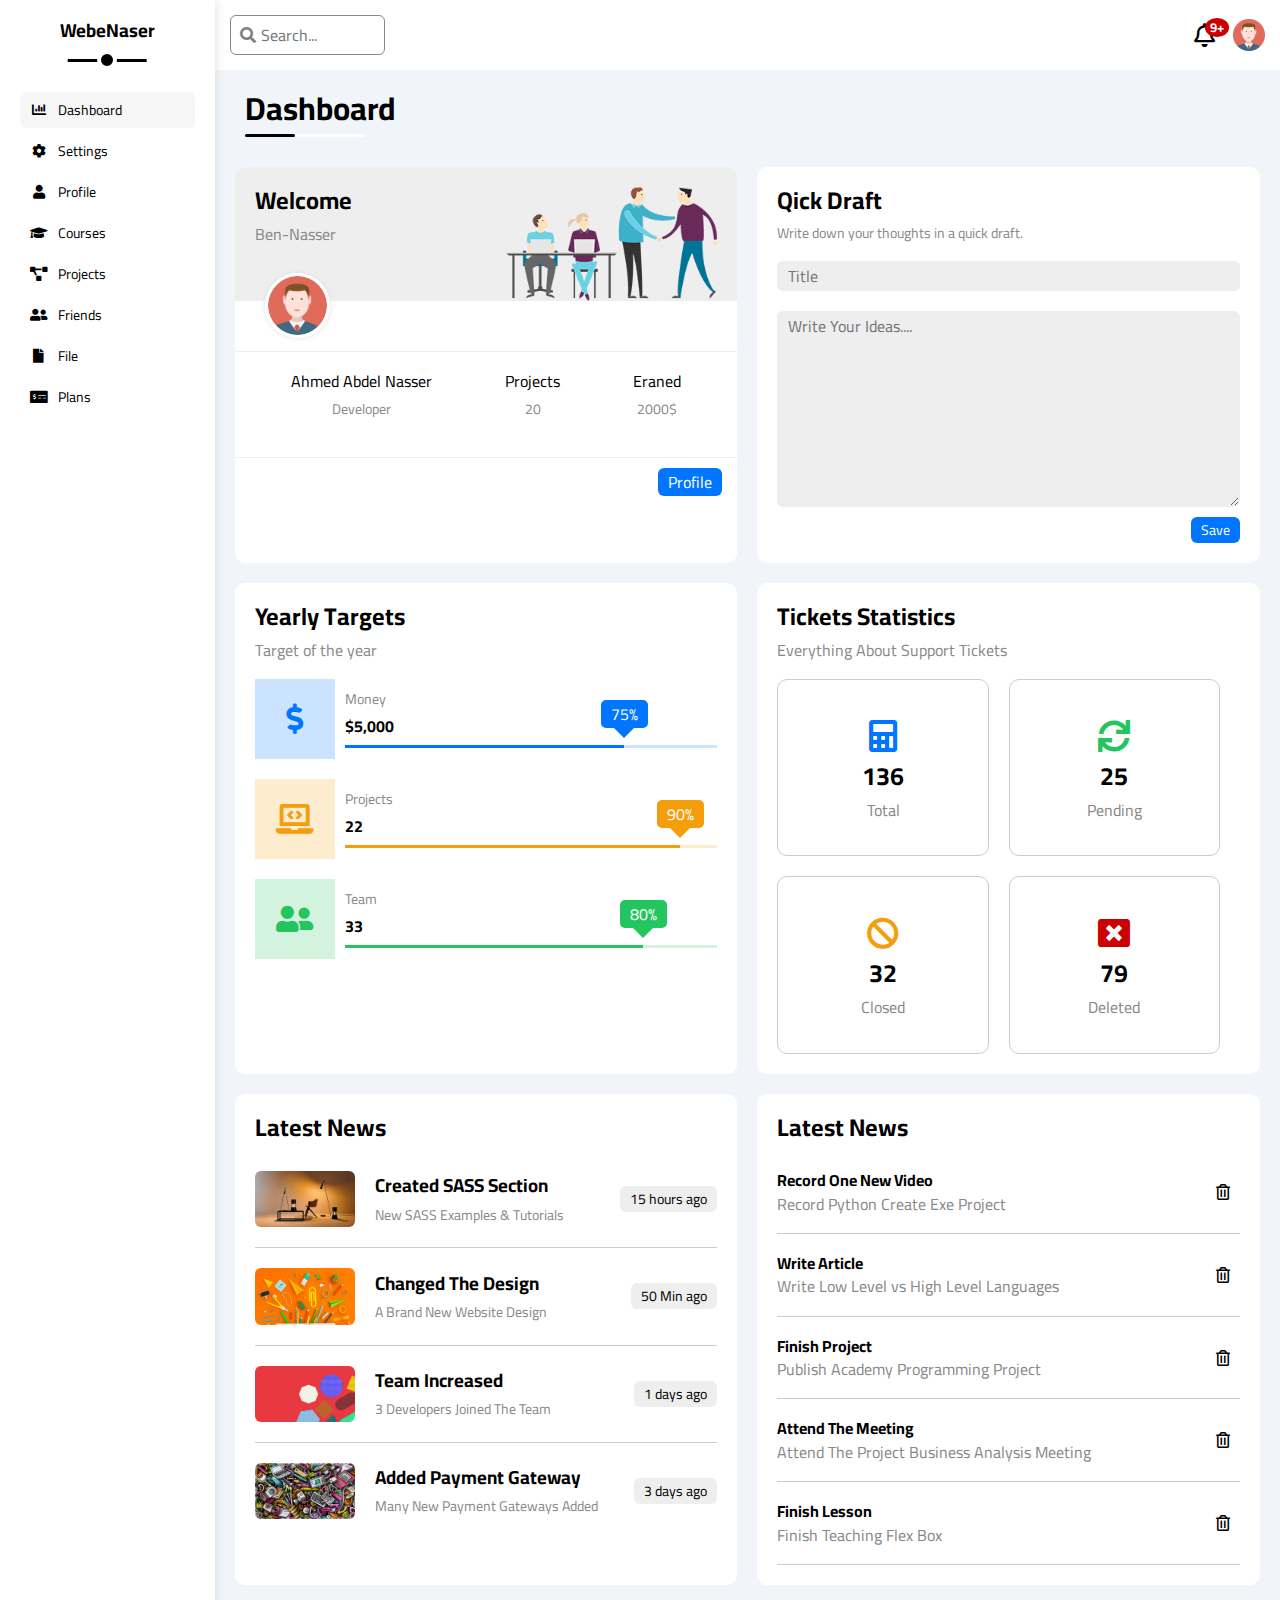
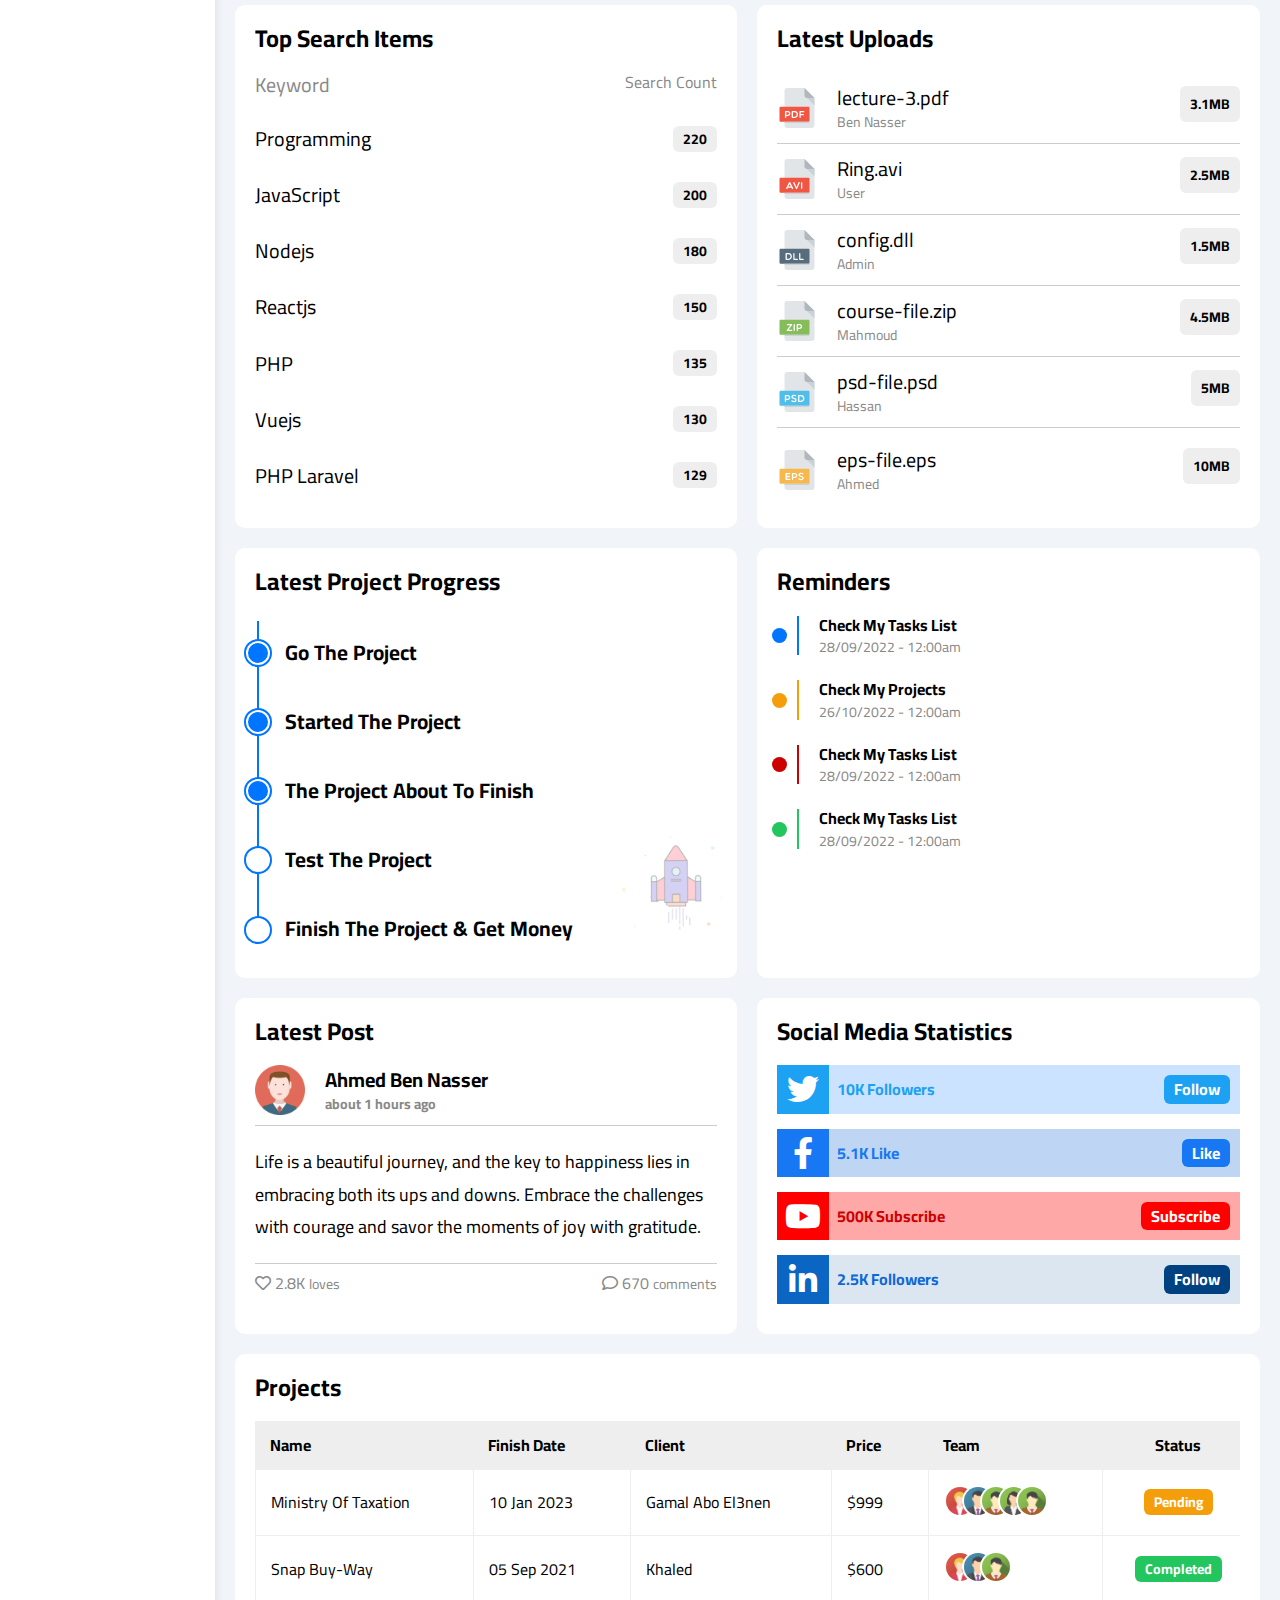
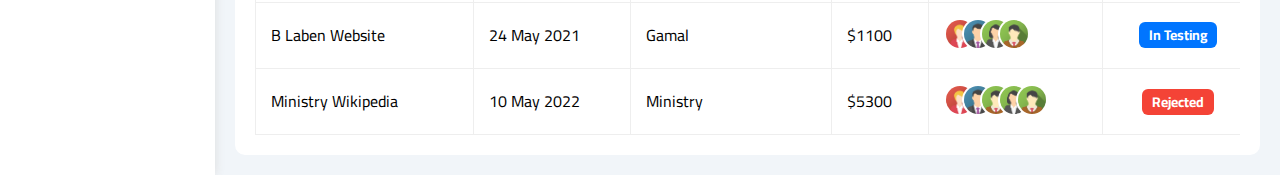
<file: index.html>
<!DOCTYPE html>
<html lang="en">
  <head>
    <meta charset="UTF-8" />
    <meta name="viewport" content="width=device-width, initial-scale=1.0" />
    <title>Dashboard</title>

    <link rel="stylesheet" href="css/normalize.css" />
    <link rel="stylesheet" href="css/all.min.css" />
    <link rel="stylesheet" href="css/framework.css" />
    <link rel="stylesheet" href="css/webenaser.css" />

    <!-- Start google fonts -->
    <link rel="preconnect" href="https://fonts.googleapis.com" />
    <link rel="preconnect" href="https://fonts.gstatic.com" crossorigin />
    <link
      href="https://fonts.googleapis.com/css2?family=Cairo:wght@300;400;700&display=swap"
      rel="stylesheet"
    />
    <!-- End google fonts -->
  </head>
  <body>
    <div class="page d-flex">
      <div class="sidebar bg-white p-20 p-relative">
        <h3 class="p-relative txt-c mt-0">WebeNaser</h3>
        <ul>
          <li>
            <a
              href="index.html"
              class="active d-flex align-center fs-14 c-black rad-6 p-10"
            >
              <i class="fas fa-chart-bar fa-fw"></i>
              <span class="hide-mobil">Dashboard</span>
            </a>
          </li>
          <li>
            <a
              href="settings.html"
              class="d-flex align-center fs-14 c-black rad-6 p-10"
            >
              <i class="fas fa-cog fa-fw"></i>
              <span class="hide-mobil">Settings</span>
            </a>
          </li>
          <li>
            <a
              href="profile.html"
              class="d-flex align-center fs-14 c-black rad-6 p-10"
            >
              <i class="fas fa-user fa-fw"></i>
              <span class="hide-mobil">Profile</span>
            </a>
          </li>
          <li>
            <a
              href="courses.html"
              class="d-flex align-center fs-14 c-black rad-6 p-10"
            >
              <i class="fas fa-graduation-cap fa-fw"></i>
              <span class="hide-mobil">Courses</span>
            </a>
          </li>
          <li>
            <a
              href="projects.html"
              class="d-flex align-center fs-14 c-black rad-6 p-10"
            >
              <i class="fas fa-project-diagram"></i>
              <span class="hide-mobil">Projects</span>
            </a>
          </li>
          <li>
            <a
              href="friends.html"
              class="d-flex align-center fs-14 c-black rad-6 p-10"
            >
              <i class="fas fa-user-friends fa-fw"></i>
              <span class="hide-mobil">Friends</span>
            </a>
          </li>
          <li>
            <a
              href="files.html"
              class="d-flex align-center fs-14 c-black rad-6 p-10"
            >
              <i class="fas fa-file fa-fw"></i>
              <span class="hide-mobil">File</span>
            </a>
          </li>
          <li>
            <a
              href="plans.html"
              class="d-flex align-center fs-14 c-black rad-6 p-10"
            >
              <i class="fas fa-money-check-alt fa-fw"></i>
              <span class="hide-mobil">Plans</span>
            </a>
          </li>
        </ul>
      </div>
      <div class="content w-full">
        <!-- Start Head  -->
        <div class="head bg-white p-15 flex-between">
          <div class="search p-relative">
            <input
              class="p-10 rad-6"
              type="search"
              name=""
              placeholder="Search..."
              id=""
            />
          </div>
          <div class="icons d-flex align-center">
            <span class="notify p-relative mr-10">
              <i class="far fa-bell fa-lg"></i>
            </span>
            <img src="images/avatar.png" alt="" />
          </div>
        </div>
        <!-- End Head  -->
        <h1 class="p-relative">Dashboard</h1>

        <!-- Start Wrapper Section -->
        <div class="wrapper d-grid gap-20 grid-temp-450 grid-temp-mobile">
          <!-- Start Welcome Widget  -->
          <div
            class="welcome bg-white rad-10 txt-c-mobile block-mobile flow-hidden p-relative"
          >
            <div class="intro p-20 d-flex space-between bg-eee">
              <div class="text">
                <h2 class="m-0">Welcome</h2>
                <p class="c-gray mt-10">Ben-Nasser</p>
              </div>
              <img class="hide-mobil" src="/images/welcome.png" alt="" />
            </div>
            <img class="avatar" src="images/avatar.png" alt="" />
            <div
              class="body txt-c block-mobile d-flex space-around mt-10 mb-10 p-20"
            >
              <div>
                Ahmed Abdel Nasser
                <span class="d-block fs-14 c-gray mt-10 mb-20">Developer</span>
              </div>
              <div>
                Projects<span class="d-block fs-14 c-gray mt-10 mb-20">20</span>
              </div>
              <div>
                Eraned<span class="d-block fs-14 c-gray mt-10">2000$</span>
              </div>
            </div>

            <a
              class="btn-shape btn-profile d-block bg-blue c-white w-fit"
              href="profile.html"
              >Profile</a
            >
          </div>
          <!-- End Welcome Widget  -->

          <!-- Start Quick Draft Widget -->
          <div class="quick-draft bg-white rad-10 flow-hidden p-20">
            <h2 class="m-0 mb-10">Qick Draft</h2>
            <p class="fs-14 c-gray mt-0">
              Write down your thoughts in a quick draft.
            </p>

            <form class="d-flex flex-column mt-20 rad-10">
              <input
                class="rad-6 ptb-5 pl-10 bg-eee border-gray"
                type="text"
                placeholder="Title"
                name=""
                id=" "
              />
              <textarea
                class="rad-6 ptb-5 pl-10 mt-20 bg-eee border-gray"
                name=""
                placeholder="Write Your Ideas...."
                cols="30"
                rows="10"
              ></textarea>
              <input
                class="save btn-shape fs-14 bg-blue c-white w-fit border-none mt-10 ml-auto"
                type="submit"
                value="Save"
              />
            </form>
          </div>
          <!-- End Quick Draft Widget -->

          <!-- Start Yearly Target Widget -->
          <div class="yearly-target p-20 bg-white rad-10">
            <h2 class="mt-0 mb-10">Yearly Targets</h2>
            <p class="mt-0 mb-20 c-gray">Target of the year</p>
            <div class="target-row flex-center">
              <div class="icon money flex-center bg-eee mr-10">
                <i class="fas fa-dollar-sign c-blue"></i>
              </div>
              <div class="details flex-1">
                <span class="fs-14 c-gray text d-block mb-10">Money</span>
                <span class="d-block fw-bold amount mb-10">$5,000</span>
                <div class="progress">
                  <span
                    class="d-block"
                    style="width: 75%"
                    data-progress="75%"
                  ></span>
                </div>
              </div>
            </div>
            <div class="target-row flex-center mt-20 orange">
              <div class="icon money flex-center bg-eee mr-10">
                <i class="fas fa-laptop-code c-orange"></i>
              </div>
              <div class="details flex-1">
                <span class="fs-14 c-gray text d-block mb-10">Projects</span>
                <span class="d-block fw-bold amount mb-10">22</span>
                <div class="progress">
                  <span
                    class="d-block c-orange"
                    style="width: 90%"
                    data-progress="90%"
                  ></span>
                </div>
              </div>
            </div>
            <div class="target-row flex-center mt-20 green">
              <div class="icon money flex-center bg-eee mr-10">
                <i class="fas fa-user-friends c-green"></i>
              </div>
              <div class="details flex-1">
                <span class="fs-14 c-gray text d-block mb-10">Team</span>
                <span class="d-block fw-bold amount mb-10">33</span>
                <div class="progress">
                  <span
                    class="d-block c-green"
                    style="width: 80%"
                    data-progress="80%"
                  ></span>
                </div>
              </div>
            </div>
          </div>
          <!-- End Yearly Target Widget -->

          <!-- Start Tickets Statistics Widget -->
          <div class="tickets-stats bg-white rad-10 flow-hidden p-20">
            <h2 class="mt-0 mb-10">Tickets Statistics</h2>
            <p class="mt-0 mb-20 c-gray">Everything About Support Tickets</p>

            <div class="box-container txt-c gap-20 d-flex flex-wrap">
              <div class="box rad-10 p-20 border-ccc flex-center flex-column">
                <i class="fas fa-calculator fa-2x mt-20 c-blue"></i>
                <span class="amount d-block mt-10 fs-25 fw-bold">136</span>
                <p class="text d-block mt-10 c-gray">Total</p>
              </div>
              <div class="box rad-10 p-20 border-ccc flex-center flex-column">
                <i class="fas fa-sync fa-2x mt-20 c-green"></i>
                <span class="amount d-block mt-10 fs-25 fw-bold">25</span>
                <p class="text d-block mt-10 c-gray">Pending</p>
              </div>
              <div class="box rad-10 p-20 border-ccc flex-center flex-column">
                <i class="fas fa-ban fa-2x mt-20 c-orange"></i>
                <span class="amount d-block mt-10 fs-25 fw-bold">32</span>
                <p class="text d-block mt-10 c-gray">Closed</p>
              </div>
              <div class="box rad-10 p-20 border-ccc flex-center flex-column">
                <i class="fas fa-window-close fa-2x mt-20 c-dark-red"></i>
                <span class="amount d-block mt-10 fs-25 fw-bold">79</span>
                <p class="text d-block mt-10 c-gray">Deleted</p>
              </div>
            </div>
          </div>
          <!-- End Tickets Statistics Widgetk -->

          <!-- Start Latest News Widget -->
          <div class="latest-news bg-white rad-10 p-20 txt-c-mobile">
            <h2 class="m-0 mb-10">Latest News</h2>
            <div class="box-container">
              <div
                class="box border-b-ccc flex-center pt-20 pb-20 flex-column-mobile"
              >
                <img class="rad-6 mr-20" src="images/news-01.png" alt="" />
                <div class="text flex-1">
                  <h3 class="m-0 mb-10">Created SASS Section</h3>
                  <p class="m-0 c-gray fs-14">New SASS Examples & Tutorials</p>
                </div>
                <span class="btn-shape time bg-eee fs-14">15 hours ago</span>
              </div>
              <div
                class="box border-b-ccc flex-center pt-20 pb-20 flex-column-mobile"
              >
                <img class="rad-6 mr-20" src="images/news-02.png" alt="" />
                <div class="text flex-1">
                  <h3 class="m-0 mb-10">Changed The Design</h3>
                  <p class="m-0 c-gray fs-14">A Brand New Website Design</p>
                </div>
                <span class="btn-shape time bg-eee fs-14">50 Min ago</span>
              </div>
              <div
                class="box border-b-ccc flex-center pt-20 pb-20 flex-column-mobile"
              >
                <img class="rad-6 mr-20" src="images/news-03.png" alt="" />
                <div class="text flex-1">
                  <h3 class="m-0 mb-10">Team Increased</h3>
                  <p class="m-0 c-gray fs-14">3 Developers Joined The Team</p>
                </div>
                <span class="btn-shape time bg-eee fs-14">1 days ago</span>
              </div>
              <div class="box flex-center pt-20 pb-20 flex-column-mobile">
                <img class="rad-6 mr-20" src="images/news-04.png" alt="" />
                <div class="text flex-1">
                  <h3 class="m-0 mb-10">Added Payment Gateway</h3>
                  <p class="m-0 c-gray fs-14">
                    Many New Payment Gateways Added
                  </p>
                </div>
                <span class="btn-shape time bg-eee fs-14">3 days ago</span>
              </div>
            </div>
          </div>
          <!-- End Latest News Widget -->

          <!-- Start Latest Tasks Widget -->
          <div class="latest-tasks bg-white p-20 rad-10">
            <h2 class="m-0 mb-10">Latest News</h2>
            <div class="task-row border-b-ccc flex-center pt-20 pb-20">
              <div class="text flex-1">
                <h4 class="m-0 mb-5">Record One New Video</h4>
                <p class="c-gray m-0 mt-5">Record Python Create Exe Project</p>
              </div>
              <i class="far fa-trash-alt p-10"></i>
            </div>
            <div class="task-row border-b-ccc flex-center pt-20 pb-20">
              <div class="text flex-1">
                <h4 class="m-0 mb-5">Write Article</h4>
                <p class="c-gray m-0 mt-5">
                  Write Low Level vs High Level Languages
                </p>
              </div>
              <i class="far fa-trash-alt p-10"></i>
            </div>
            <div class="task-row border-b-ccc flex-center pt-20 pb-20">
              <div class="text flex-1">
                <h4 class="m-0 mb-5">Finish Project</h4>
                <p class="c-gray m-0 mt-5">
                  Publish Academy Programming Project
                </p>
              </div>
              <i class="far fa-trash-alt p-10"></i>
            </div>
            <div class="task-row border-b-ccc flex-center pt-20 pb-20">
              <div class="text flex-1">
                <h4 class="m-0 mb-5">Attend The Meeting</h4>
                <p class="c-gray m-0 mt-5">
                  Attend The Project Business Analysis Meeting
                </p>
              </div>
              <i class="far fa-trash-alt p-10"></i>
            </div>
            <div class="task-row border-b-ccc flex-center pt-20 pb-20">
              <div class="text flex-1">
                <h4 class="m-0 mb-5">Finish Lesson</h4>
                <p class="c-gray m-0 mt-5">Finish Teaching Flex Box</p>
              </div>
              <i class="far fa-trash-alt p-10"></i>
            </div>
          </div>
          <!-- End Latest Tasks Widget -->

          <!-- Start Top Search Items Widget -->
          <dd-flex align-centeriv class="top-search-items bg-white p-20 rad-10">
            <h2 class="m-0 mb-20">Top Search Items</h2>

            <div class="container d-flex flex-column space-between">
              <div class="title d-flex space-between mb-20">
                <span class="c-gray flex-1 mt-0 fs-20">Keyword</span>
                <span class="c-gray mt-0 fs-15">Search Count</span>
              </div>
              <div class="search-row flex-between mt-10 mb-20">
                <span class="d-block fs-20">Programming</span>
                <span
                  class="btn-shape fs-14 ml-auto w-fit bg-eee txt-r d-block fw-bold"
                  >220</span
                >
              </div>
              <div class="search-row flex-between mt-10 mb-20">
                <span class="d-block fs-20">JavaScript</span>
                <span
                  class="btn-shape fs-14 ml-auto w-fit bg-eee txt-r d-block fw-bold"
                  >200</span
                >
              </div>
              <div class="search-row flex-between mt-10 mb-20">
                <span class="d-block fs-20">Nodejs</span>
                <span
                  class="btn-shape fs-14 ml-auto w-fit bg-eee txt-r d-block fw-bold"
                  >180</span
                >
              </div>
              <div class="search-row flex-between mt-10 mb-20">
                <span class="d-block fs-20">Reactjs</span>
                <span
                  class="btn-shape fs-14 ml-auto w-fit bg-eee txt-r d-block fw-bold"
                  >150</span
                >
              </div>
              <div class="search-row flex-between mt-10 mb-20">
                <span class="d-block fs-20">PHP</span>
                <span
                  class="btn-shape fs-14 ml-auto w-fit bg-eee txt-r d-block fw-bold"
                  >135</span
                >
              </div>
              <div class="search-row flex-between mt-10 mb-20">
                <span class="d-block fs-20">Vuejs</span>
                <span
                  class="btn-shape fs-14 ml-auto w-fit bg-eee txt-r d-block fw-bold"
                  >130</span
                >
              </div>
              <div class="search-row flex-between mt-10 mb-20">
                <span class="d-block fs-20">PHP Laravel</span>
                <span
                  class="btn-shape fs-14 ml-auto w-fit bg-eee txt-r d-block fw-bold"
                  >129</span
                >
              </div>
            </div>
          </dd-flex>
          <!-- End Top Search Items Widget -->

          <!-- start Latest Uploads Widget -->
          <div class="latest-upload bg-white rad-10 p-20">
            <h2 class="m-0 mb-20">Latest Uploads</h2>
            <ul>
              <li class="border-b-ccc ptb-13">
                <div class="d-flex space-between">
                  <img class="w-40 mr-20" src="images/pdf.svg" alt="" />
                  <div class="text flex-1">
                    <span class="d-block mb-5 fs-20">lecture-3.pdf</span>
                    <span class="d-block fs-14 c-gray">Ben Nasser</span>
                  </div>
                  <span class="p-10 fw-bold h-fit w-fit rad-6 bg-eee fs-14"
                    >3.1MB</span
                  >
                </div>
              </li>
              <li class="border-b-ccc ptb-13">
                <div class="d-flex space-between">
                  <img class="w-40 mr-20" src="images/avi.svg" alt="" />
                  <div class="text flex-1">
                    <span class="d-block mb-5 fs-20">Ring.avi</span>
                    <span class="d-block fs-14 c-gray">User</span>
                  </div>
                  <span class="p-10 fw-bold h-fit w-fit rad-6 bg-eee fs-14"
                    >2.5MB</span
                  >
                </div>
              </li>
              <li class="border-b-ccc ptb-13">
                <div class="d-flex space-between">
                  <img class="w-40 mr-20" src="images/dll.svg" alt="" />
                  <div class="text flex-1">
                    <span class="d-block mb-5 fs-20">config.dll</span>
                    <span class="d-block fs-14 c-gray">Admin</span>
                  </div>
                  <span class="p-10 fw-bold h-fit w-fit rad-6 bg-eee fs-14"
                    >1.5MB</span
                  >
                </div>
              </li>
              <li class="border-b-ccc ptb-13">
                <div class="d-flex space-between">
                  <img class="w-40 mr-20" src="images/zip.svg" alt="" />
                  <div class="text flex-1">
                    <span class="d-block mb-5 fs-20">course-file.zip</span>
                    <span class="d-block fs-14 c-gray">Mahmoud</span>
                  </div>
                  <span class="p-10 fw-bold h-fit w-fit rad-6 bg-eee fs-14"
                    >4.5MB</span
                  >
                </div>
              </li>
              <li class="border-b-ccc ptb-13">
                <div class="d-flex space-between">
                  <img class="w-40 mr-20" src="images/psd.svg" alt="" />
                  <div class="text flex-1">
                    <span class="d-block mb-5 fs-20">psd-file.psd</span>
                    <span class="d-block fs-14 c-gray">Hassan</span>
                  </div>
                  <span class="p-10 fw-bold h-fit w-fit rad-6 bg-eee fs-14"
                    >5MB</span
                  >
                </div>
              </li>
              <li class="pt-20">
                <div class="d-flex space-between">
                  <img class="w-40 mr-20" src="images/eps.svg" alt="" />
                  <div class="text flex-1">
                    <span class="d-block mb-5 fs-20">eps-file.eps</span>
                    <span class="d-block fs-14 c-gray">Ahmed</span>
                  </div>
                  <span class="p-10 fw-bold h-fit w-fit rad-6 bg-eee fs-14"
                    >10MB</span
                  >
                </div>
              </li>
            </ul>
          </div>
          <!-- End Latest Uploads Widget -->

          <!-- Start Latest Project Projecc Widget -->
          <div class="latest-project bg-white rad-10 p-20 p-relative">
            <h2 class="m-0 mb-20">Latest Project Progress</h2>
            <ul class="p-relative">
              <li class="mt-25 ml-10 d-flex align-center done">
                Go The Project
              </li>
              <li class="mt-25 ml-10 d d-flex align-center done">
                Started The Project
              </li>
              <li class="mt-25 ml-10 d d-flex align-center done">
                The Project About To Finish
              </li>
              <li class="mt-25 ml-10 d d-flex align-center current">
                Test The Project
              </li>
              <li class="mt-25 ml-10 d d-flex align-center">
                Finish The Project & Get Money
              </li>
            </ul>
            <img class="w-100 hide-mobil" src="images/project.png" alt="" />
          </div>
          <!-- End Latest Project Projecc Widget -->

          <!-- Start Reminders Widget -->
          <div class="reminders bg-white rad-10 p-20">
            <h2 class="m-0 mb-20">Reminders</h2>
            <ul class="m-0">
              <li class="pb-10 mb-5 p-relative d-flex align-center ml-20">
                <span class="circle bg-blue"></span>
                <div class="text blue">
                  <p class="mt-0 mb-5 fw-bold">Check My Tasks List</p>
                  <span class="d-block c-gray fs-14"
                    >28/09/2022 - 12:00am
                  </span>
                </div>
              </li>
              <li class="ptb-10 mb-5 p-relative d-flex align-center ml-20">
                <span class="circle bg-orange"></span>
                <div class="text orange">
                  <p class="mt-0 mb-5 fw-bold">Check My Projects</p>
                  <span class="d-block c-gray fs-14"
                    >26/10/2022 - 12:00am
                  </span>
                </div>
              </li>

              <li class="ptb-10 mb-5 p-relative d-flex align-center ml-20">
                <span class="circle bg-dark-red"></span>
                <div class="text dark-red">
                  <p class="mt-0 mb-5 fw-bold">Check My Tasks List</p>
                  <span class="d-block c-gray fs-14"
                    >28/09/2022 - 12:00am
                  </span>
                </div>
              </li>

              <li class="pt-10 p-relative d-flex align-center ml-20">
                <span class="circle bg-green"></span>
                <div class="text green">
                  <p class="mt-0 mb-5 fw-bold">Check My Tasks List</p>
                  <span class="d-block c-gray fs-14"
                    >28/09/2022 - 12:00am
                  </span>
                </div>
              </li>
            </ul>
          </div>
          <!-- End Reminders Widget -->

          <!-- Start Latest Post Widget -->
          <div class="latest-post bg-white rad-10 p-20">
            <h2 class="m-0 mb-20">Latest Post</h2>
            <div class="post-container">
              <div class="top d-flex align-center border-b-ccc pb-10">
                <img class="w-50 mr-20" src="images/avatar.png" alt="" />
                <div class="text fw-bold">
                  <span class="d-block mb-5 fs-20">Ahmed Ben Nasser</span>
                  <span class="d-block fs-14 c-gray">about 1 hours ago</span>
                </div>
              </div>
              <p
                class="m-0 pl-5 pr-5 pb-20 pt-20 txt-h-1-8 fs-18 border-b-ccc txt-c-mobile"
              >
                Life is a beautiful journey, and the key to happiness lies in
                embracing both its ups and downs. Embrace the challenges with
                courage and savor the moments of joy with gratitude.
              </p>
              <div class="bottom flex-between pt-10 c-gray">
                <div class="like">
                  <i class="far fa-heart"></i>
                  <span>2.8K</span>
                  <span class="fs-14">loves</span>
                </div>
                <div class="comments">
                  <i class="far fa-comment"></i>
                  <span>670 <span class="fs-14">comments</span></span>
                </div>
              </div>
            </div>
          </div>
          <!-- End Latest Post Widget -->

          <!-- Start Social Media Statistics Widget -->
          <div class="social-stats bg-white rad-10 p-20">
            <h2 class="m-0 mb-20">Social Media Statistics</h2>
            <div class="social-container fw-bold">
              <div
                class="social-row twitter ptb-10 pr-10 flex-between mb-15 p-relative"
              >
                <div class="info flex-1 d-flex align-center">
                  <i class="fab fa-twitter fa-2x mr-10 c-white flex-center"></i>
                  <span>10K Followers</span>
                </div>
                <a class="btn-shape bg-blue c-white twitter" href="">Follow</a>
              </div>

              <div
                class="social-row facebook ptb-10 pr-10 flex-between mb-15 p-relative"
              >
                <div class="info flex-1 d-flex align-center">
                  <i
                    class="fab fa-facebook-f fa-2x mr-10 c-white flex-center"
                  ></i>
                  <span>5.1K Like</span>
                </div>
                <a class="btn-shape bg-blue c-white" href="">Like</a>
              </div>

              <div
                class="social-row youtube ptb-10 pr-10 flex-between mb-15 p-relative"
              >
                <div class="info flex-1 d-flex align-center">
                  <i class="fab fa-youtube fa-2x mr-10 c-white flex-center"></i>
                  <span>500K Subscribe</span>
                </div>
                <a class="btn-shape bg-blue c-white" href="">Subscribe</a>
              </div>

              <div
                class="social-row linkedin ptb-10 pr-10 flex-between mb-10 p-relative"
              >
                <div class="info flex-1 d-flex align-center">
                  <i
                    class="fab fa-linkedin-in fa-2x mr-10 c-white flex-center"
                  ></i>
                  <span>2.5K Followers</span>
                </div>
                <a class="btn-shape bg-blue c-white" href="">Follow</a>
              </div>
            </div>
          </div>
          <!-- End Social Media Statistics Widget -->
        </div>
        <!-- End Wrapper Section -->

        <!-- Start Table Project Section -->
        <div class="projects p-20 bg-white rad-10 m-20">
          <h2 class="mt-0 mb-20">Projects</h2>
          <div class="responsive-table">
            <table class="w-full">
              <thead class="bg-eee fw-bold">
                <tr>
                  <td>Name</td>
                  <td>Finish Date</td>
                  <td>Client</td>
                  <td>Price</td>
                  <td>Team</td>
                  <td class="txt-c">Status</td>
                </tr>
              </thead>
              <tbody>
                <tr>
                  <td>Ministry Of Taxation</td>
                  <td>10 Jan 2023</td>
                  <td>Gamal Abo El3nen</td>
                  <td>$999</td>
                  <td class="">
                    <img src="images/team-05.png" alt="" />
                    <img src="images/team-01.png" alt="" />
                    <img src="images/team-03.png" alt="" />
                    <img src="images/team-02.png" alt="" />
                    <img src="images/team-03.png" alt="" />
                  </td>
                  <td>
                    <span
                      class="btn-shape bg-orange c-white fw-bold fs-14 c-pointer mlr-auto w-fit d-block"
                      >Pending</span
                    >
                  </td>
                </tr>
                <tr>
                  <td>Snap Buy-Way</td>
                  <td>05 Sep 2021</td>
                  <td>Khaled</td>
                  <td>$600</td>
                  <td>
                    <img src="images/team-05.png" alt="" />
                    <img src="images/team-01.png" alt="" />
                    <img src="images/team-03.png" alt="" />
                  </td>
                  <td>
                    <span
                      class="status fs-14 fw-bold btn-shape completed bg-green c-white mlr-auto w-fit d-block"
                      >Completed</span
                    >
                  </td>
                </tr>
                <tr>
                  <td>B Laben Website</td>
                  <td>24 May 2021</td>
                  <td>Gamal</td>
                  <td>$1100</td>
                  <td>
                    <img src="images/team-05.png" alt="" />
                    <img src="images/team-01.png" alt="" />
                    <img src="images/team-02.png" alt="" />
                    <img src="images/team-03.png" alt="" />
                  </td>
                  <td>
                    <span
                      class="status fs-14 fw-bold btn-shape testing bg-blue c-white mlr-auto w-fit d-block"
                      >In Testing</span
                    >
                  </td>
                </tr>
                <tr>
                  <td>Ministry Wikipedia</td>
                  <td>10 May 2022</td>
                  <td>Ministry</td>
                  <td>$5300</td>
                  <td>
                    <img src="images/team-05.png" alt="" />
                    <img src="images/team-01.png" alt="" />
                    <img src="images/team-03.png" alt="" />
                    <img src="images/team-02.png" alt="" />
                    <img src="images/team-03.png" alt="" />
                  </td>
                  <td>
                    <span
                      class="status fs-14 fw-bold btn-shape bg-red c-white mlr-auto w-fit d-block"
                      >Rejected</span
                    >
                  </td>
                </tr>
              </tbody>
            </table>
          </div>
        </div>
        <!-- End Table Project Section -->
      </div>
    </div>
  </body>
</html>
</file>
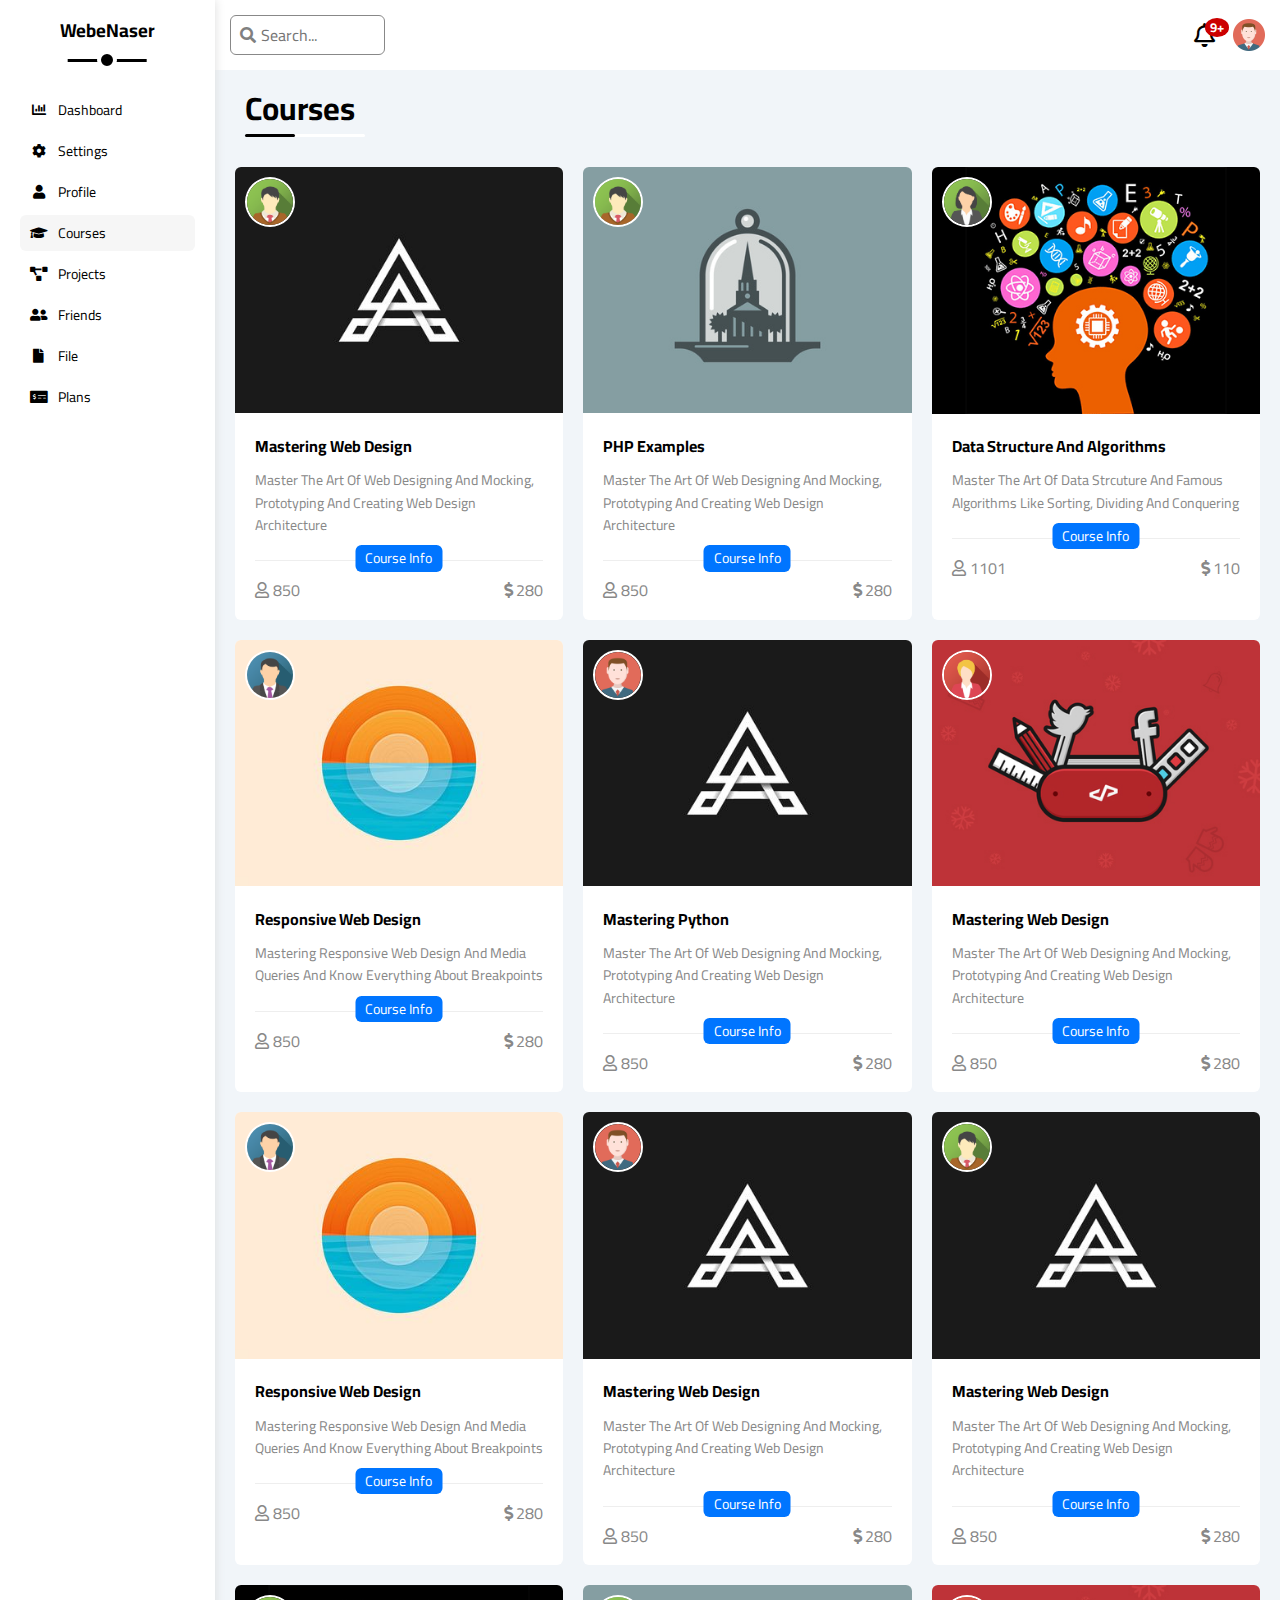
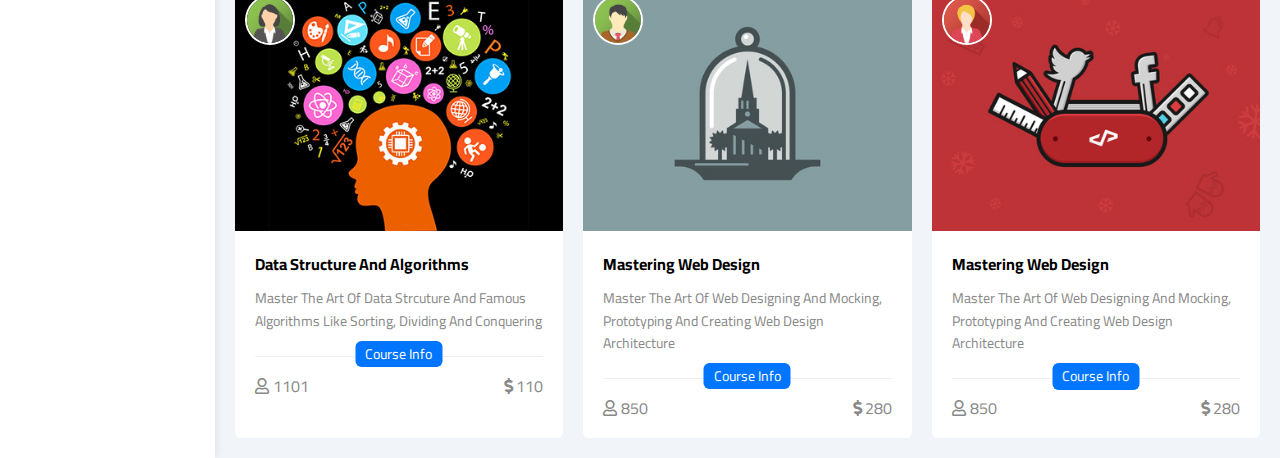
<file: courses.html>
<!DOCTYPE html>
<html lang="en">
  <head>
    <meta charset="UTF-8" />
    <meta name="viewport" content="width=device-width, initial-scale=1.0" />
    <title>Courses</title>

    <link rel="stylesheet" href="css/normalize.css" />
    <link rel="stylesheet" href="css/all.min.css" />
    <link rel="stylesheet" href="css/framework.css" />
    <link rel="stylesheet" href="css/webenaser.css" />

    <!-- Start google fonts -->
    <link rel="preconnect" href="https://fonts.googleapis.com" />
    <link rel="preconnect" href="https://fonts.gstatic.com" crossorigin />
    <link
      href="https://fonts.googleapis.com/css2?family=Cairo:wght@300;400;700&display=swap"
      rel="stylesheet"
    />
    <!-- End google fonts -->
  </head>
  <body>
    <div class="page d-flex">
      <div class="sidebar bg-white p-20 p-relative">
        <h3 class="p-relative txt-c mt-0">WebeNaser</h3>
        <ul>
          <li>
            <a
              href="index.html"
              class="d-flex align-center fs-14 c-black rad-6 p-10"
            >
              <i class="fas fa-chart-bar fa-fw"></i>
              <span class="hide-mobil">Dashboard</span>
            </a>
          </li>
          <li>
            <a
              href="settings.html"
              class="d-flex align-center fs-14 c-black rad-6 p-10"
            >
              <i class="fas fa-cog fa-fw"></i>
              <span class="hide-mobil">Settings</span>
            </a>
          </li>
          <li>
            <a
              href="profile.html"
              class="d-flex align-center fs-14 c-black rad-6 p-10"
            >
              <i class="fas fa-user fa-fw"></i>
              <span class="active hide-mobil">Profile</span>
            </a>
          </li>
          <li>
            <a
              href="courses.html"
              class="active d-flex align-center fs-14 c-black rad-6 p-10"
            >
              <i class="fas fa-graduation-cap fa-fw"></i>
              <span class="hide-mobil">Courses</span>
            </a>
          </li>
          <li>
            <a
              href="projects.html"
              class="d-flex align-center fs-14 c-black rad-6 p-10"
            >
              <i class="fas fa-project-diagram"></i>
              <span class="hide-mobil">Projects</span>
            </a>
          </li>
          <li>
            <a
              href="index.html"
              class="d-flex align-center fs-14 c-black rad-6 p-10"
            >
              <i class="fas fa-user-friends fa-fw"></i>
              <span class="hide-mobil">Friends</span>
            </a>
          </li>
          <li>
            <a
              href="index.html"
              class="d-flex align-center fs-14 c-black rad-6 p-10"
            >
              <i class="fas fa-file fa-fw"></i>
              <span class="hide-mobil">File</span>
            </a>
          </li>
          <li>
            <a
              href="index.html"
              class="d-flex align-center fs-14 c-black rad-6 p-10"
            >
              <i class="fas fa-money-check-alt fa-fw"></i>
              <span class="hide-mobil">Plans</span>
            </a>
          </li>
        </ul>
      </div>
      <div class="content w-full">
        <!-- Start Head  -->
        <div class="head bg-white p-15 flex-between">
          <div class="search p-relative">
            <input
              class="p-10 rad-6"
              type="search"
              name=""
              placeholder="Search..."
              id=""
            />
          </div>
          <div class="icons d-flex align-center">
            <span class="notify p-relative mr-10">
              <i class="far fa-bell fa-lg"></i>
            </span>
            <img src="images/avatar.png" alt="" />
          </div>
        </div>
        <!-- End Head  -->
        <h1 class="p-relative">Courses</h1>

        <div
          class="courses-page m-20 d-grid grid-temp-300 grid-temp-200-mobile gap-20"
        >
          <div class="course-card rad-6 bg-white">
            <div class="image p-relative">
              <img class="avatar" src="images/team-03.png" alt="" />
              <img class="cover" src="images/course-01.jpg" alt="" />
            </div>
            <div class="details p-20">
              <h4 class="m-0">Mastering Web Design</h4>
              <p class="c-gray txt-h-1-6 fs-14 pb-10">
                Master The Art Of Web Designing And Mocking, Prototyping And
                Creating Web Design Architecture
              </p>
              <div class="info p-relative flex-between pt-20 border-t-eee">
                <span class="btn-shape bg-blue c-white c-pointer fs-14"
                  >Course Info</span
                >

                <span class="c-gray txt-l d-block"
                  ><i class="far fa-user"></i> 850</span
                >
                <span class="c-gray txt-r d-block"
                  ><i class="fas fa-dollar-sign mr-3"></i>280</span
                >
              </div>
            </div>
          </div>
          <div class="course-card rad-6 bg-white">
            <div class="image p-relative">
              <img class="avatar" src="images/team-03.png " alt="" />
              <img class="cover" src="images/course-04.jpg" alt="" />
            </div>
            <div class="details p-20">
              <h4 class="m-0">PHP Examples</h4>
              <p class="c-gray txt-h-1-6 fs-14 pb-10">
                Master The Art Of Web Designing And Mocking, Prototyping And
                Creating Web Design Architecture
              </p>
              <div class="info p-relative flex-between pt-20 border-t-eee">
                <span class="btn-shape bg-blue c-white c-pointer fs-14"
                  >Course Info</span
                >

                <span class="c-gray txt-l d-block"
                  ><i class="far fa-user"></i> 850</span
                >
                <span class="c-gray txt-r d-block"
                  ><i class="fas fa-dollar-sign mr-3"></i>280</span
                >
              </div>
            </div>
          </div>
          <div class="course-card rad-6 bg-white">
            <div class="image p-relative">
              <img class="avatar" src="images/team-02.png" alt="" />
              <img class="cover" src="images/course-02.jpg" alt="" />
            </div>
            <div class="details p-20">
              <h4 class="m-0">Data Structure And Algorithms</h4>
              <p class="c-gray txt-h-1-6 fs-14 pb-10">
                Master The Art Of Data Strcuture And Famous Algorithms Like
                Sorting, Dividing And Conquering
              </p>
              <div class="info p-relative flex-between pt-20 border-t-eee">
                <span class="btn-shape bg-blue c-white c-pointer fs-14"
                  >Course Info</span
                >

                <span class="c-gray txt-l d-block"
                  ><i class="far fa-user"></i> 1101</span
                >
                <span class="c-gray txt-r d-block"
                  ><i class="fas fa-dollar-sign mr-3"></i>110</span
                >
              </div>
            </div>
          </div>

          <div class="course-card rad-6 bg-white">
            <div class="image p-relative">
              <img class="avatar" src="images/team-01.png " alt="" />
              <img class="cover" src="images/course-03.jpg" alt="" />
            </div>
            <div class="details p-20">
              <h4 class="m-0">Responsive Web Design</h4>
              <p class="c-gray txt-h-1-6 fs-14 pb-10">
                Mastering Responsive Web Design And Media Queries And Know
                Everything About Breakpoints
              </p>
              <div class="info p-relative flex-between pt-20 border-t-eee">
                <span class="btn-shape bg-blue c-white c-pointer fs-14"
                  >Course Info</span
                >

                <span class="c-gray txt-l d-block"
                  ><i class="far fa-user"></i> 850</span
                >
                <span class="c-gray txt-r d-block"
                  ><i class="fas fa-dollar-sign mr-3"></i>280</span
                >
              </div>
            </div>
          </div>
          <div class="course-card rad-6 bg-white">
            <div class="image p-relative">
              <img class="avatar" src="images/avatar.png " alt="" />
              <img class="cover" src="images/course-01.jpg" alt="" />
            </div>
            <div class="details p-20">
              <h4 class="m-0">Mastering Python</h4>
              <p class="c-gray txt-h-1-6 fs-14 pb-10">
                Master The Art Of Web Designing And Mocking, Prototyping And
                Creating Web Design Architecture
              </p>
              <div class="info p-relative flex-between pt-20 border-t-eee">
                <span class="btn-shape bg-blue c-white c-pointer fs-14"
                  >Course Info</span
                >

                <span class="c-gray txt-l d-block"
                  ><i class="far fa-user"></i> 850</span
                >
                <span class="c-gray txt-r d-block"
                  ><i class="fas fa-dollar-sign mr-3"></i>280</span
                >
              </div>
            </div>
          </div>
          <div class="course-card rad-6 bg-white">
            <div class="image p-relative">
              <img class="avatar" src="images/team-05.png" alt="" />
              <img class="cover" src="images/course-05.jpg" alt="" />
            </div>
            <div class="details p-20">
              <h4 class="m-0">Mastering Web Design</h4>
              <p class="c-gray txt-h-1-6 fs-14 pb-10">
                Master The Art Of Web Designing And Mocking, Prototyping And
                Creating Web Design Architecture
              </p>
              <div class="info p-relative flex-between pt-20 border-t-eee">
                <span class="btn-shape bg-blue c-white c-pointer fs-14"
                  >Course Info</span
                >

                <span class="c-gray txt-l d-block"
                  ><i class="far fa-user"></i> 850</span
                >
                <span class="c-gray txt-r d-block"
                  ><i class="fas fa-dollar-sign mr-3"></i>280</span
                >
              </div>
            </div>
          </div>

          <div class="course-card rad-6 bg-white">
            <div class="image p-relative">
              <img class="avatar" src="images/team-01.png " alt="" />
              <img class="cover" src="images/course-03.jpg" alt="" />
            </div>
            <div class="details p-20">
              <h4 class="m-0">Responsive Web Design</h4>
              <p class="c-gray txt-h-1-6 fs-14 pb-10">
                Mastering Responsive Web Design And Media Queries And Know
                Everything About Breakpoints
              </p>
              <div class="info p-relative flex-between pt-20 border-t-eee">
                <span class="btn-shape bg-blue c-white c-pointer fs-14"
                  >Course Info</span
                >

                <span class="c-gray txt-l d-block"
                  ><i class="far fa-user"></i> 850</span
                >
                <span class="c-gray txt-r d-block"
                  ><i class="fas fa-dollar-sign mr-3"></i>280</span
                >
              </div>
            </div>
          </div>
          <div class="course-card rad-6 bg-white">
            <div class="image p-relative">
              <img class="avatar" src="images/avatar.png " alt="" />
              <img class="cover" src="images/course-01.jpg" alt="" />
            </div>
            <div class="details p-20">
              <h4 class="m-0">Mastering Web Design</h4>
              <p class="c-gray txt-h-1-6 fs-14 pb-10">
                Master The Art Of Web Designing And Mocking, Prototyping And
                Creating Web Design Architecture
              </p>
              <div class="info p-relative flex-between pt-20 border-t-eee">
                <span class="btn-shape bg-blue c-white c-pointer fs-14"
                  >Course Info</span
                >

                <span class="c-gray txt-l d-block"
                  ><i class="far fa-user"></i> 850</span
                >
                <span class="c-gray txt-r d-block"
                  ><i class="fas fa-dollar-sign mr-3"></i>280</span
                >
              </div>
            </div>
          </div>
          <div class="course-card rad-6 bg-white">
            <div class="image p-relative">
              <img class="avatar" src="images/team-03.png" alt="" />
              <img class="cover" src="images/course-01.jpg" alt="" />
            </div>
            <div class="details p-20">
              <h4 class="m-0">Mastering Web Design</h4>
              <p class="c-gray txt-h-1-6 fs-14 pb-10">
                Master The Art Of Web Designing And Mocking, Prototyping And
                Creating Web Design Architecture
              </p>
              <div class="info p-relative flex-between pt-20 border-t-eee">
                <span class="btn-shape bg-blue c-white c-pointer fs-14"
                  >Course Info</span
                >

                <span class="c-gray txt-l d-block"
                  ><i class="far fa-user"></i> 850</span
                >
                <span class="c-gray txt-r d-block"
                  ><i class="fas fa-dollar-sign mr-3"></i>280</span
                >
              </div>
            </div>
          </div>

          <div class="course-card rad-6 bg-white">
            <div class="image p-relative">
              <img class="avatar" src="images/team-02.png" alt="" />
              <img class="cover" src="images/course-02.jpg" alt="" />
            </div>
            <div class="details p-20">
              <h4 class="m-0">Data Structure And Algorithms</h4>
              <p class="c-gray txt-h-1-6 fs-14 pb-10">
                Master The Art Of Data Strcuture And Famous Algorithms Like
                Sorting, Dividing And Conquering
              </p>
              <div class="info p-relative flex-between pt-20 border-t-eee">
                <span class="btn-shape bg-blue c-white c-pointer fs-14"
                  >Course Info</span
                >

                <span class="c-gray txt-l d-block"
                  ><i class="far fa-user"></i> 1101</span
                >
                <span class="c-gray txt-r d-block"
                  ><i class="fas fa-dollar-sign mr-3"></i>110</span
                >
              </div>
            </div>
          </div>
          <div class="course-card rad-6 bg-white">
            <div class="image p-relative">
              <img class="avatar" src="images/team-03.png " alt="" />
              <img class="cover" src="images/course-04.jpg" alt="" />
            </div>
            <div class="details p-20">
              <h4 class="m-0">Mastering Web Design</h4>
              <p class="c-gray txt-h-1-6 fs-14 pb-10">
                Master The Art Of Web Designing And Mocking, Prototyping And
                Creating Web Design Architecture
              </p>
              <div class="info p-relative flex-between pt-20 border-t-eee">
                <span class="btn-shape bg-blue c-white c-pointer fs-14"
                  >Course Info</span
                >

                <span class="c-gray txt-l d-block"
                  ><i class="far fa-user"></i> 850</span
                >
                <span class="c-gray txt-r d-block"
                  ><i class="fas fa-dollar-sign mr-3"></i>280</span
                >
              </div>
            </div>
          </div>
          <div class="course-card rad-6 bg-white">
            <div class="image p-relative">
              <img class="avatar" src="images/team-05.png" alt="" />
              <img class="cover" src="images/course-05.jpg" alt="" />
            </div>
            <div class="details p-20">
              <h4 class="m-0">Mastering Web Design</h4>
              <p class="c-gray txt-h-1-6 fs-14 pb-10">
                Master The Art Of Web Designing And Mocking, Prototyping And
                Creating Web Design Architecture
              </p>
              <div class="info p-relative flex-between pt-20 border-t-eee">
                <span class="btn-shape bg-blue c-white c-pointer fs-14"
                  >Course Info</span
                >

                <span class="c-gray txt-l d-block"
                  ><i class="far fa-user"></i> 850</span
                >
                <span class="c-gray txt-r d-block"
                  ><i class="fas fa-dollar-sign mr-3"></i>280</span
                >
              </div>
            </div>
          </div>
        </div>
      </div>
    </div>
  </body>
</html>
</file>
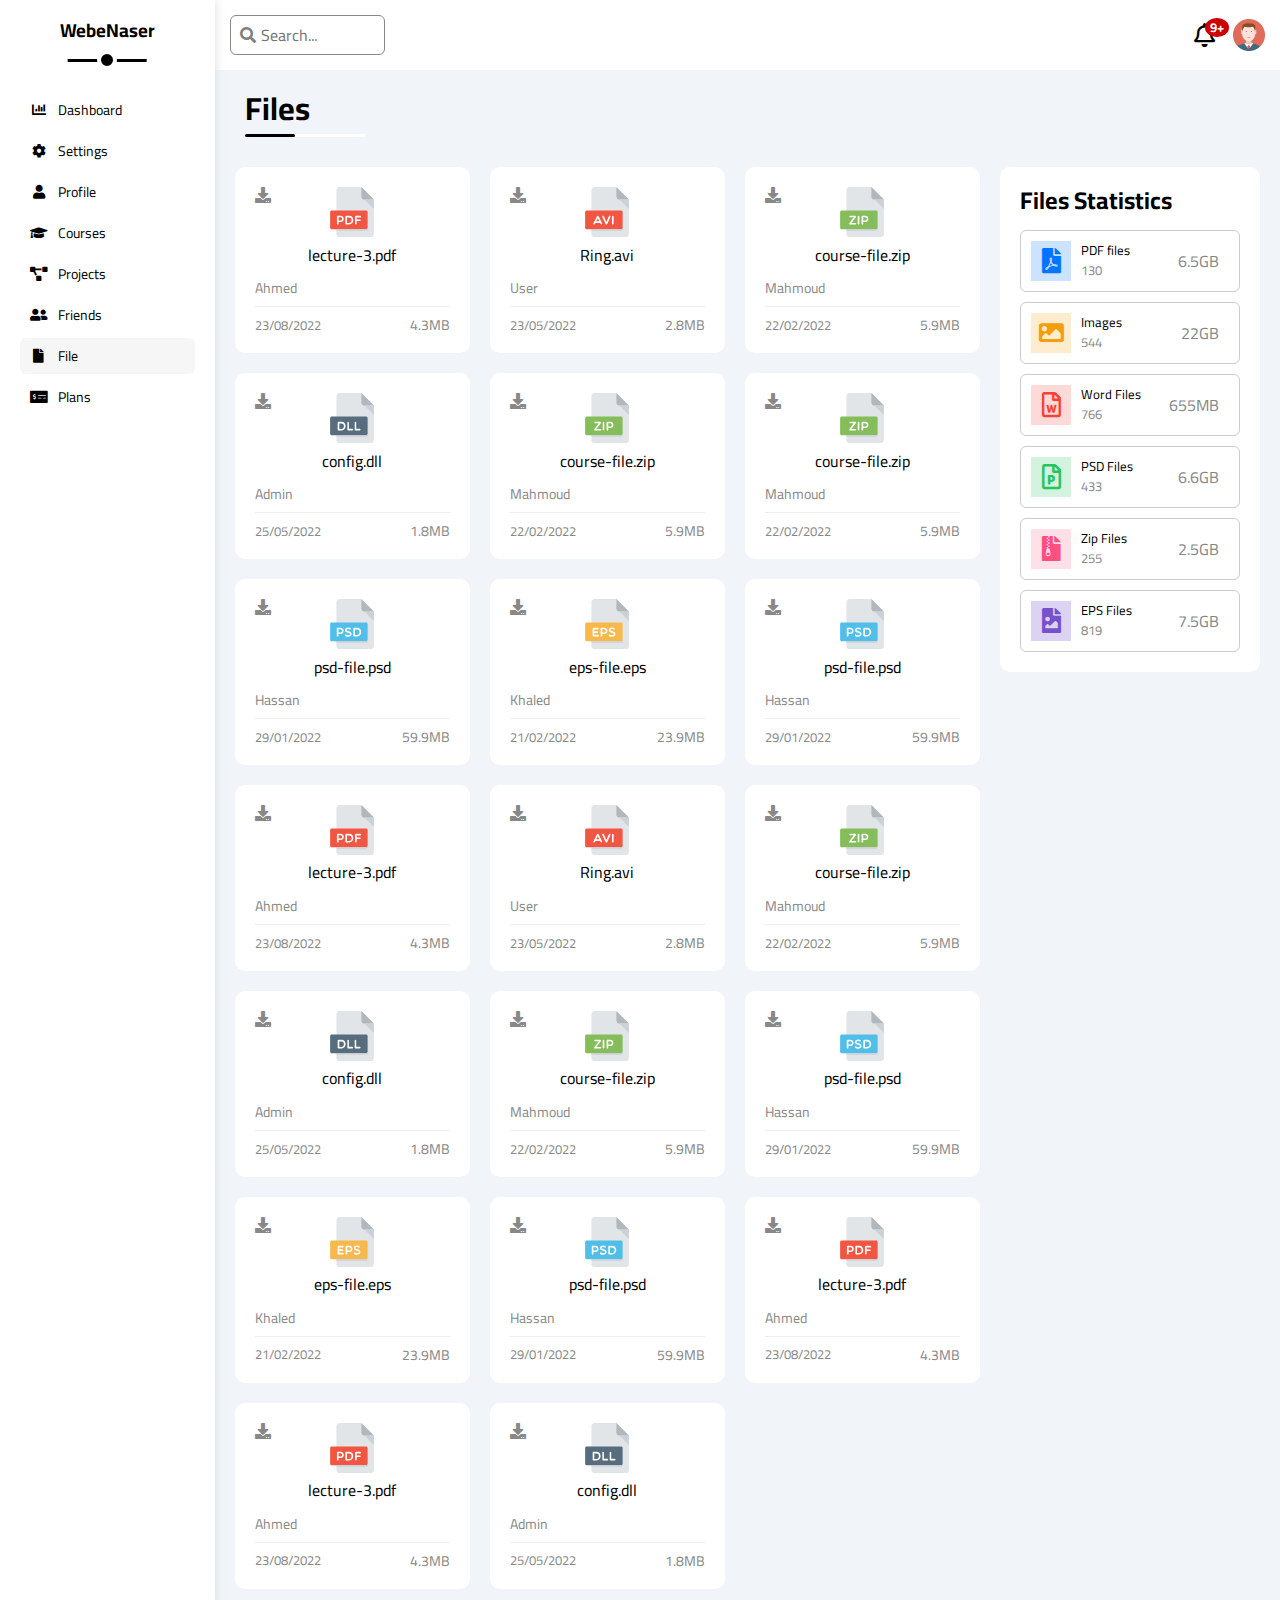
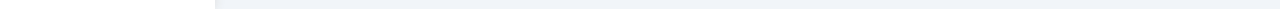
<file: files.html>
<!DOCTYPE html>
<html lang="en">
  <head>
    <meta charset="UTF-8" />
    <meta name="viewport" content="width=device-width, initial-scale=1.0" />
    <title>Files</title>

    <link rel="stylesheet" href="css/normalize.css" />
    <link rel="stylesheet" href="css/all.min.css" />
    <link rel="stylesheet" href="css/framework.css" />
    <link rel="stylesheet" href="css/webenaser.css" />

    <!-- Start google fonts -->
    <link rel="preconnect" href="https://fonts.googleapis.com" />
    <link rel="preconnect" href="https://fonts.gstatic.com" crossorigin />
    <link
      href="https://fonts.googleapis.com/css2?family=Cairo:wght@300;400;700&display=swap"
      rel="stylesheet"
    />
    <!-- End google fonts -->
  </head>
  <body>
    <div class="page d-flex">
      <div class="sidebar bg-white p-20 p-relative">
        <h3 class="p-relative txt-c mt-0">WebeNaser</h3>
        <ul>
          <li>
            <a
              href="index.html"
              class="d-flex align-center fs-14 c-black rad-6 p-10"
            >
              <i class="fas fa-chart-bar fa-fw"></i>
              <span class="hide-mobil">Dashboard</span>
            </a>
          </li>
          <li>
            <a
              href="settings.html"
              class="d-flex align-center fs-14 c-black rad-6 p-10"
            >
              <i class="fas fa-cog fa-fw"></i>
              <span class="hide-mobil">Settings</span>
            </a>
          </li>
          <li>
            <a
              href="profile.html"
              class="d-flex align-center fs-14 c-black rad-6 p-10"
            >
              <i class="fas fa-user fa-fw"></i>
              <span class="active hide-mobil">Profile</span>
            </a>
          </li>
          <li>
            <a
              href="courses.html"
              class="d-flex align-center fs-14 c-black rad-6 p-10"
            >
              <i class="fas fa-graduation-cap fa-fw"></i>
              <span class="hide-mobil">Courses</span>
            </a>
          </li>
          <li>
            <a
              href="projects.html"
              class="d-flex align-center fs-14 c-black rad-6 p-10"
            >
              <i class="fas fa-project-diagram"></i>
              <span class="hide-mobil">Projects</span>
            </a>
          </li>
          <li>
            <a
              href="friends.html"
              class="d-flex align-center fs-14 c-black rad-6 p-10"
            >
              <i class="fas fa-user-friends fa-fw"></i>
              <span class="hide-mobil">Friends</span>
            </a>
          </li>
          <li>
            <a
              href="files.html"
              class="active d-flex align-center fs-14 c-black rad-6 p-10"
            >
              <i class="fas fa-file fa-fw"></i>
              <span class="hide-mobil">File</span>
            </a>
          </li>
          <li>
            <a
              href="plans.html"
              class="d-flex align-center fs-14 c-black rad-6 p-10"
            >
              <i class="fas fa-money-check-alt fa-fw"></i>
              <span class="hide-mobil">Plans</span>
            </a>
          </li>
        </ul>
      </div>
      <div class="content w-full">
        <!-- Start Head  -->
        <div class="head bg-white p-15 flex-between">
          <div class="search p-relative">
            <input
              class="p-10 rad-6"
              type="search"
              name=""
              placeholder="Search..."
              id=""
            />
          </div>
          <div class="icons d-flex align-center">
            <span class="notify p-relative mr-10">
              <i class="far fa-bell fa-lg"></i>
            </span>
            <img src="images/avatar.png" alt="" />
          </div>
        </div>
        <!-- End Head  -->
        <h1 class="p-relative">Files</h1>

        <div class="files-page m-20 gap-20 d-flex flex-column-r-mobile">
          <div class="files-container d-grid grid-temp-200 gap-20 flex-grow-1">
            <div class="file-box bg-white p-20 rad-10">
              <div class="icons txt-c p-relative">
                <i class="fas fa-download c-gray"></i>
                <img class="w-50" src="images/pdf.svg" alt="" />
                <p class="txt-c mt-5">lecture-3.pdf</p>
              </div>
              <span class="c-gray d-block pb-10 fs-14 border-b-eee">Ahmed</span>
              <div class="info flex-between c-gray pt-10">
                <span class="fs-13"> 23/08/2022 </span>
                <span class="fs-14">4.3MB</span>
              </div>
            </div>
            <div class="file-box bg-white p-20 rad-10">
              <div class="icons txt-c p-relative">
                <i class="fas fa-download c-gray"></i>
                <img class="w-50" src="images/avi.svg" alt="" />
                <p class="txt-c mt-5">Ring.avi</p>
              </div>
              <span class="c-gray d-block pb-10 fs-14 border-b-eee">User</span>
              <div class="info flex-between c-gray pt-10">
                <span class="fs-13"> 23/05/2022 </span>
                <span class="fs-14">2.8MB</span>
              </div>
            </div>
            <div class="file-box bg-white p-20 rad-10">
              <div class="icons txt-c p-relative">
                <i class="fas fa-download c-gray"></i>
                <img class="w-50" src="images/zip.svg" alt="" />
                <p class="txt-c mt-5">course-file.zip</p>
              </div>
              <span class="c-gray d-block pb-10 fs-14 border-b-eee"
                >Mahmoud</span
              >
              <div class="info flex-between c-gray pt-10">
                <span class="fs-13"> 22/02/2022 </span>
                <span class="fs-14">5.9MB</span>
              </div>
            </div>
            <div class="file-box bg-white p-20 rad-10">
              <div class="icons txt-c p-relative">
                <i class="fas fa-download c-gray"></i>
                <img class="w-50" src="images/dll.svg" alt="" />
                <p class="txt-c mt-5">config.dll</p>
              </div>
              <span class="c-gray d-block pb-10 fs-14 border-b-eee">Admin</span>
              <div class="info flex-between c-gray pt-10">
                <span class="fs-13"> 25/05/2022 </span>
                <span class="fs-14">1.8MB</span>
              </div>
            </div>
            <div class="file-box bg-white p-20 rad-10">
              <div class="icons txt-c p-relative">
                <i class="fas fa-download c-gray"></i>
                <img class="w-50" src="images/zip.svg" alt="" />
                <p class="txt-c mt-5">course-file.zip</p>
              </div>
              <span class="c-gray d-block pb-10 fs-14 border-b-eee"
                >Mahmoud</span
              >
              <div class="info flex-between c-gray pt-10">
                <span class="fs-13"> 22/02/2022 </span>
                <span class="fs-14">5.9MB</span>
              </div>
            </div>
            <div class="file-box bg-white p-20 rad-10">
              <div class="icons txt-c p-relative">
                <i class="fas fa-download c-gray"></i>
                <img class="w-50" src="images/zip.svg" alt="" />
                <p class="txt-c mt-5">course-file.zip</p>
              </div>
              <span class="c-gray d-block pb-10 fs-14 border-b-eee"
                >Mahmoud</span
              >
              <div class="info flex-between c-gray pt-10">
                <span class="fs-13"> 22/02/2022 </span>
                <span class="fs-14">5.9MB</span>
              </div>
            </div>
            <div class="file-box bg-white p-20 rad-10">
              <div class="icons txt-c p-relative">
                <i class="fas fa-download c-gray"></i>
                <img class="w-50" src="images/psd.svg" alt="" />
                <p class="txt-c mt-5">psd-file.psd</p>
              </div>
              <span class="c-gray d-block pb-10 fs-14 border-b-eee"
                >Hassan</span
              >
              <div class="info flex-between c-gray pt-10">
                <span class="fs-13"> 29/01/2022 </span>
                <span class="fs-14">59.9MB</span>
              </div>
            </div>
            <div class="file-box bg-white p-20 rad-10">
              <div class="icons txt-c p-relative">
                <i class="fas fa-download c-gray"></i>
                <img class="w-50" src="images/eps.svg" alt="" />
                <p class="txt-c mt-5">eps-file.eps</p>
              </div>
              <span class="c-gray d-block pb-10 fs-14 border-b-eee"
                >Khaled</span
              >
              <div class="info flex-between c-gray pt-10">
                <span class="fs-13"> 21/02/2022 </span>
                <span class="fs-14">23.9MB</span>
              </div>
            </div>
            <div class="file-box bg-white p-20 rad-10">
              <div class="icons txt-c p-relative">
                <i class="fas fa-download c-gray"></i>
                <img class="w-50" src="images/psd.svg" alt="" />
                <p class="txt-c mt-5">psd-file.psd</p>
              </div>
              <span class="c-gray d-block pb-10 fs-14 border-b-eee"
                >Hassan</span
              >
              <div class="info flex-between c-gray pt-10">
                <span class="fs-13"> 29/01/2022 </span>
                <span class="fs-14">59.9MB</span>
              </div>
            </div>
            <div class="file-box bg-white p-20 rad-10">
              <div class="icons txt-c p-relative">
                <i class="fas fa-download c-gray"></i>
                <img class="w-50" src="images/pdf.svg" alt="" />
                <p class="txt-c mt-5">lecture-3.pdf</p>
              </div>
              <span class="c-gray d-block pb-10 fs-14 border-b-eee">Ahmed</span>
              <div class="info flex-between c-gray pt-10">
                <span class="fs-13"> 23/08/2022 </span>
                <span class="fs-14">4.3MB</span>
              </div>
            </div>
            <div class="file-box bg-white p-20 rad-10">
              <div class="icons txt-c p-relative">
                <i class="fas fa-download c-gray"></i>
                <img class="w-50" src="images/avi.svg" alt="" />
                <p class="txt-c mt-5">Ring.avi</p>
              </div>
              <span class="c-gray d-block pb-10 fs-14 border-b-eee">User</span>
              <div class="info flex-between c-gray pt-10">
                <span class="fs-13"> 23/05/2022 </span>
                <span class="fs-14">2.8MB</span>
              </div>
            </div>
            <div class="file-box bg-white p-20 rad-10">
              <div class="icons txt-c p-relative">
                <i class="fas fa-download c-gray"></i>
                <img class="w-50" src="images/zip.svg" alt="" />
                <p class="txt-c mt-5">course-file.zip</p>
              </div>
              <span class="c-gray d-block pb-10 fs-14 border-b-eee"
                >Mahmoud</span
              >
              <div class="info flex-between c-gray pt-10">
                <span class="fs-13"> 22/02/2022 </span>
                <span class="fs-14">5.9MB</span>
              </div>
            </div>
            <div class="file-box bg-white p-20 rad-10">
              <div class="icons txt-c p-relative">
                <i class="fas fa-download c-gray"></i>
                <img class="w-50" src="images/dll.svg" alt="" />
                <p class="txt-c mt-5">config.dll</p>
              </div>
              <span class="c-gray d-block pb-10 fs-14 border-b-eee">Admin</span>
              <div class="info flex-between c-gray pt-10">
                <span class="fs-13"> 25/05/2022 </span>
                <span class="fs-14">1.8MB</span>
              </div>
            </div>
            <div class="file-box bg-white p-20 rad-10">
              <div class="icons txt-c p-relative">
                <i class="fas fa-download c-gray"></i>
                <img class="w-50" src="images/zip.svg" alt="" />
                <p class="txt-c mt-5">course-file.zip</p>
              </div>
              <span class="c-gray d-block pb-10 fs-14 border-b-eee"
                >Mahmoud</span
              >
              <div class="info flex-between c-gray pt-10">
                <span class="fs-13"> 22/02/2022 </span>
                <span class="fs-14">5.9MB</span>
              </div>
            </div>
            <div class="file-box bg-white p-20 rad-10">
              <div class="icons txt-c p-relative">
                <i class="fas fa-download c-gray"></i>
                <img class="w-50" src="images/psd.svg" alt="" />
                <p class="txt-c mt-5">psd-file.psd</p>
              </div>
              <span class="c-gray d-block pb-10 fs-14 border-b-eee"
                >Hassan</span
              >
              <div class="info flex-between c-gray pt-10">
                <span class="fs-13"> 29/01/2022 </span>
                <span class="fs-14">59.9MB</span>
              </div>
            </div>
            <div class="file-box bg-white p-20 rad-10">
              <div class="icons txt-c p-relative">
                <i class="fas fa-download c-gray"></i>
                <img class="w-50" src="images/eps.svg" alt="" />
                <p class="txt-c mt-5">eps-file.eps</p>
              </div>
              <span class="c-gray d-block pb-10 fs-14 border-b-eee"
                >Khaled</span
              >
              <div class="info flex-between c-gray pt-10">
                <span class="fs-13"> 21/02/2022 </span>
                <span class="fs-14">23.9MB</span>
              </div>
            </div>

            <div class="file-box bg-white p-20 rad-10">
              <div class="icons txt-c p-relative">
                <i class="fas fa-download c-gray"></i>
                <img class="w-50" src="images/psd.svg" alt="" />
                <p class="txt-c mt-5">psd-file.psd</p>
              </div>
              <span class="c-gray d-block pb-10 fs-14 border-b-eee"
                >Hassan</span
              >
              <div class="info flex-between c-gray pt-10">
                <span class="fs-13"> 29/01/2022 </span>
                <span class="fs-14">59.9MB</span>
              </div>
            </div>
            <div class="file-box bg-white p-20 rad-10">
              <div class="icons txt-c p-relative">
                <i class="fas fa-download c-gray"></i>
                <img class="w-50" src="images/pdf.svg" alt="" />
                <p class="txt-c mt-5">lecture-3.pdf</p>
              </div>
              <span class="c-gray d-block pb-10 fs-14 border-b-eee">Ahmed</span>
              <div class="info flex-between c-gray pt-10">
                <span class="fs-13"> 23/08/2022 </span>
                <span class="fs-14">4.3MB</span>
              </div>
            </div>

            <div class="file-box bg-white p-20 rad-10">
              <div class="icons txt-c p-relative">
                <i class="fas fa-download c-gray"></i>
                <img class="w-50" src="images/pdf.svg" alt="" />
                <p class="txt-c mt-5">lecture-3.pdf</p>
              </div>
              <span class="c-gray d-block pb-10 fs-14 border-b-eee">Ahmed</span>
              <div class="info flex-between c-gray pt-10">
                <span class="fs-13"> 23/08/2022 </span>
                <span class="fs-14">4.3MB</span>
              </div>
            </div>
            <div class="file-box bg-white p-20 rad-10">
              <div class="icons txt-c p-relative">
                <i class="fas fa-download c-gray"></i>
                <img class="w-50" src="images/dll.svg" alt="" />
                <p class="txt-c mt-5">config.dll</p>
              </div>
              <span class="c-gray d-block pb-10 fs-14 border-b-eee">Admin</span>
              <div class="info flex-between c-gray pt-10">
                <span class="fs-13"> 25/05/2022 </span>
                <span class="fs-14">1.8MB</span>
              </div>
            </div>
          </div>
          <div
            class="files-stats min-w-260 h-fit d-flex flex-column gap-10 rad-10 p-20 bg-white"
          >
            <h2 class="m-0 mb-5">Files Statistics</h2>

            <div class="stats-box border-ccc rad-6 flex-between p-10">
              <i
                class="blue fas fa-file-pdf mr-10 fs-25 w-40 h-40 flex-center c-blue"
              ></i>
              <div class="info fs-13 d-flex flex-column flex-1 mr-14">
                <span class="mb-5">PDF files</span>
                <span class="c-gray mb-3">130</span>
              </div>
              <span class="amount c-gray mr-10">6.5GB</span>
            </div>
            <div class="stats-box border-ccc rad-6 flex-between p-10">
              <i
                class="fas fa-image mr-10 fs-25 w-40 h-40 flex-center c-orange"
              ></i>
              <div class="info fs-13 d-flex flex-column flex-1 mr-14">
                <span class="mb-5">Images </span>
                <span class="c-gray mb-3">544</span>
              </div>
              <span class="amount c-gray mr-10">22GB</span>
            </div>

            <div class="stats-box border-ccc rad-6 flex-between p-10">
              <i
                class="far fa-file-word mr-10 fs-25 w-40 h-40 flex-center c-red"
              ></i>
              <div class="info fs-13 d-flex flex-column flex-1 mr-14">
                <span class="mb-5">Word Files </span>
                <span class="c-gray mb-3">766</span>
              </div>
              <span class="amount c-gray mr-10">655MB</span>
            </div>
            <div class="stats-box border-ccc rad-6 flex-between p-10">
              <i
                class="far fa-file-powerpoint mr-10 fs-25 w-40 h-40 flex-center c-green"
              ></i>
              <div class="info fs-13 d-flex flex-column flex-1 mr-14">
                <span class="mb-5">PSD Files </span>
                <span class="c-gray mb-3">433</span>
              </div>
              <span class="amount c-gray mr-10">6.6GB</span>
            </div>
            <div class="stats-box border-ccc rad-6 flex-between p-10">
              <i
                class="fas fa-file-archive mr-10 fs-25 w-40 h-40 flex-center c-pink"
              ></i>
              <div class="info fs-13 d-flex flex-column flex-1 mr-14">
                <span class="mb-5">Zip Files </span>
                <span class="c-gray mb-3">255</span>
              </div>
              <span class="amount c-gray mr-10">2.5GB</span>
            </div>
            <div class="stats-box border-ccc rad-6 flex-between p-10">
              <i
                class="fas fa-file-image mr-10 fs-25 w-40 h-40 flex-center c-purple2"
              ></i>
              <div class="info fs-13 d-flex flex-column flex-1 mr-14">
                <span class="mb-5">EPS Files </span>
                <span class="c-gray mb-3">819</span>
              </div>
              <span class="amount c-gray mr-10">7.5GB</span>
            </div>
          </div>
        </div>
      </div>
    </div>
  </body>
</html>
</file>
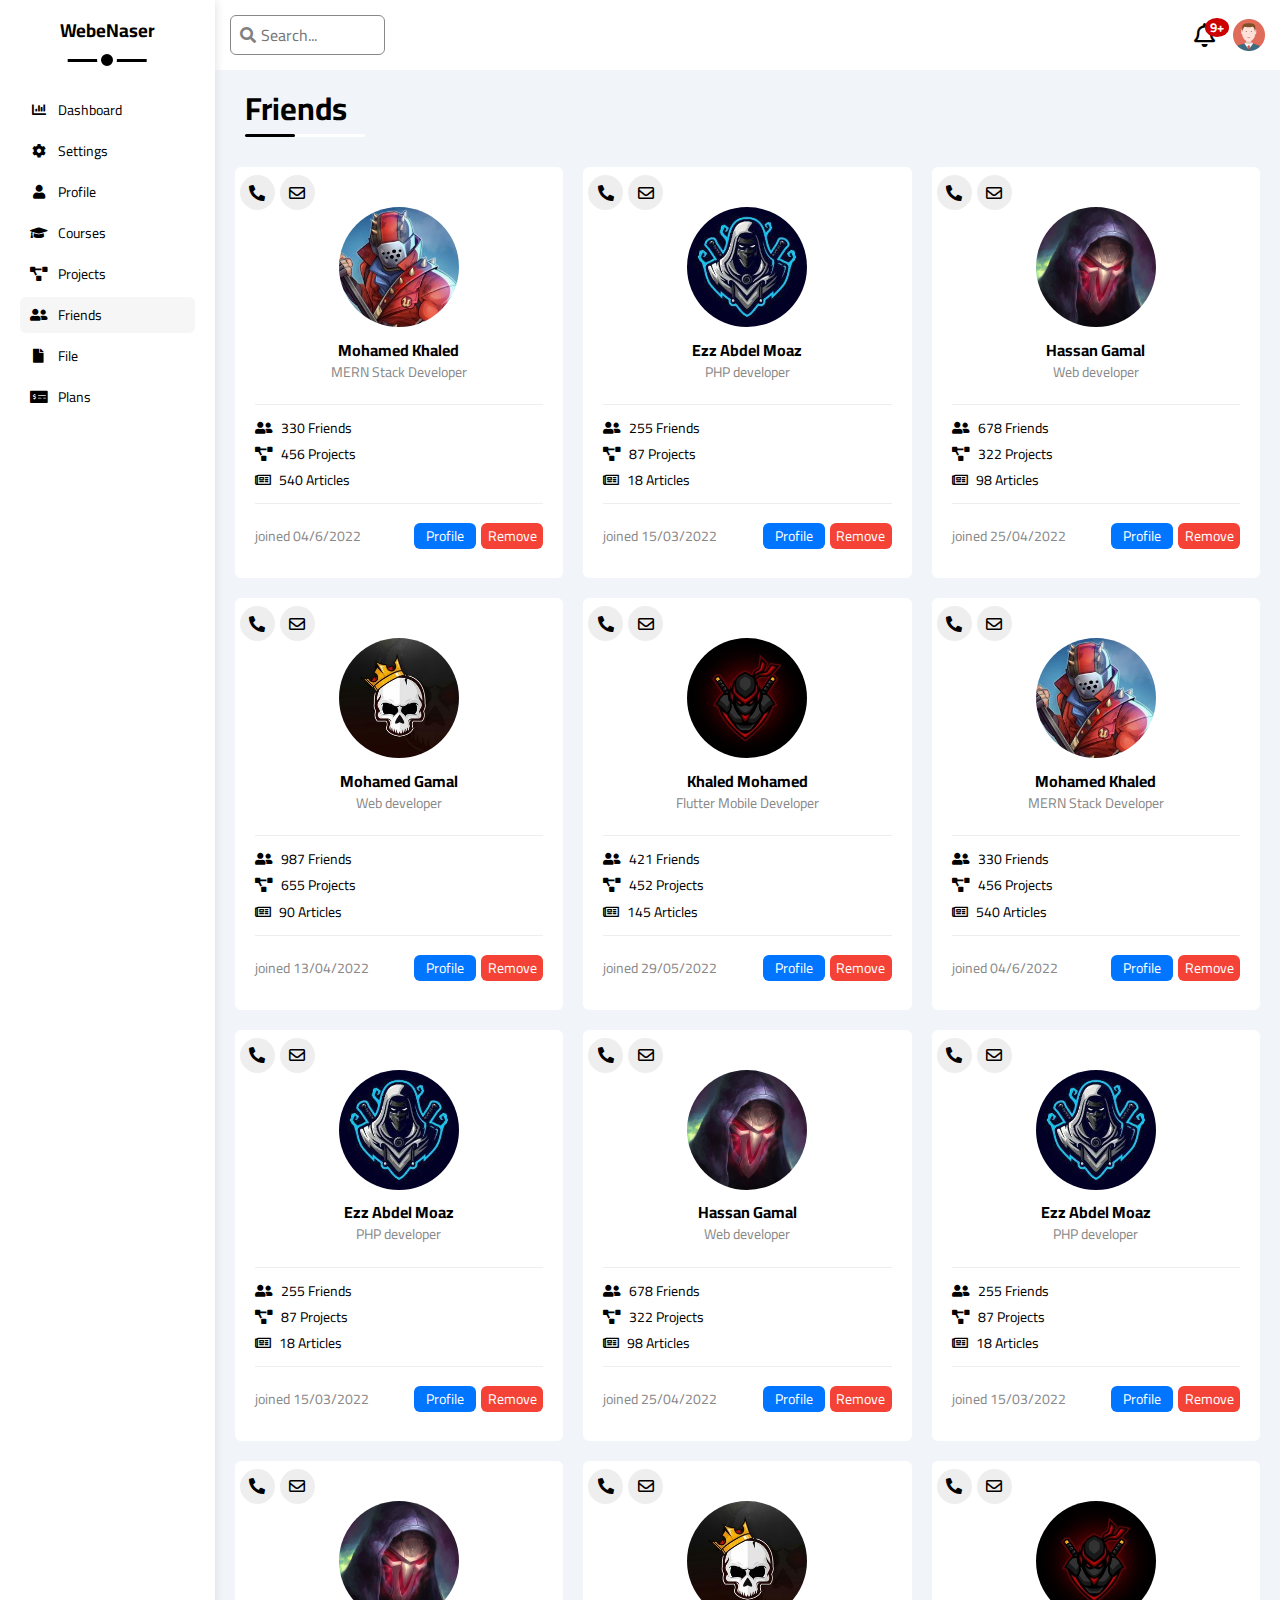
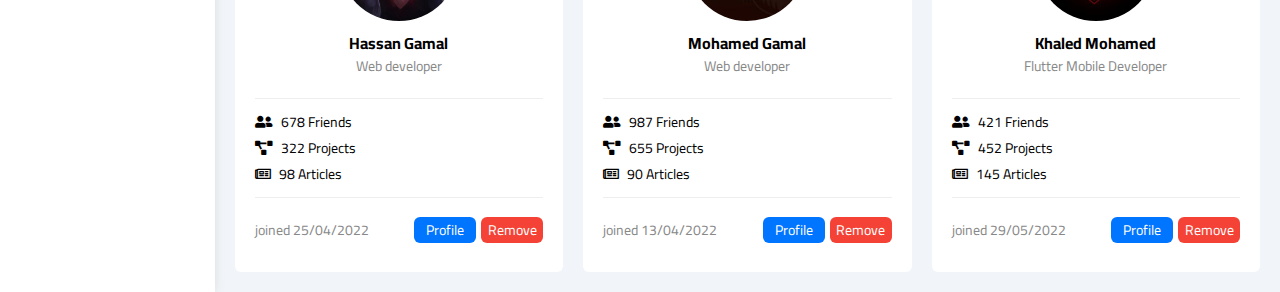
<file: friends.html>
<!DOCTYPE html>
<html lang="en">
  <head>
    <meta charset="UTF-8" />
    <meta name="viewport" content="width=device-width, initial-scale=1.0" />
    <title>Friends</title>

    <link rel="stylesheet" href="css/normalize.css" />
    <link rel="stylesheet" href="css/all.min.css" />
    <link rel="stylesheet" href="css/framework.css" />
    <link rel="stylesheet" href="css/webenaser.css" />

    <!-- Start google fonts -->
    <link rel="preconnect" href="https://fonts.googleapis.com" />
    <link rel="preconnect" href="https://fonts.gstatic.com" crossorigin />
    <link
      href="https://fonts.googleapis.com/css2?family=Cairo:wght@300;400;700&display=swap"
      rel="stylesheet"
    />
    <!-- End google fonts -->
  </head>
  <body>
    <div class="page d-flex">
      <div class="sidebar bg-white p-20 p-relative">
        <h3 class="p-relative txt-c mt-0">WebeNaser</h3>
        <ul>
          <li>
            <a
              href="index.html"
              class="d-flex align-center fs-14 c-black rad-6 p-10"
            >
              <i class="fas fa-chart-bar fa-fw"></i>
              <span class="hide-mobil">Dashboard</span>
            </a>
          </li>
          <li>
            <a
              href="settings.html"
              class="d-flex align-center fs-14 c-black rad-6 p-10"
            >
              <i class="fas fa-cog fa-fw"></i>
              <span class="hide-mobil">Settings</span>
            </a>
          </li>
          <li>
            <a
              href="profile.html"
              class="d-flex align-center fs-14 c-black rad-6 p-10"
            >
              <i class="fas fa-user fa-fw"></i>
              <span class="active hide-mobil">Profile</span>
            </a>
          </li>
          <li>
            <a
              href="courses.html"
              class="d-flex align-center fs-14 c-black rad-6 p-10"
            >
              <i class="fas fa-graduation-cap fa-fw"></i>
              <span class="hide-mobil">Courses</span>
            </a>
          </li>
          <li>
            <a
              href="projects.html"
              class="d-flex align-center fs-14 c-black rad-6 p-10"
            >
              <i class="fas fa-project-diagram"></i>
              <span class="hide-mobil">Projects</span>
            </a>
          </li>
          <li>
            <a
              href="friends.html"
              class="active d-flex align-center fs-14 c-black rad-6 p-10"
            >
              <i class="fas fa-user-friends fa-fw"></i>
              <span class="hide-mobil">Friends</span>
            </a>
          </li>
          <li>
            <a
              href="files.html"
              class="d-flex align-center fs-14 c-black rad-6 p-10"
            >
              <i class="fas fa-file fa-fw"></i>
              <span class="hide-mobil">File</span>
            </a>
          </li>
          <li>
            <a
              href="plans.html"
              class="d-flex align-center fs-14 c-black rad-6 p-10"
            >
              <i class="fas fa-money-check-alt fa-fw"></i>
              <span class="hide-mobil">Plans</span>
            </a>
          </li>
        </ul>
      </div>
      <div class="content w-full">
        <!-- Start Head  -->
        <div class="head bg-white p-15 flex-between">
          <div class="search p-relative">
            <input
              class="p-10 rad-6"
              type="search"
              name=""
              placeholder="Search..."
              id=""
            />
          </div>
          <div class="icons d-flex align-center">
            <span class="notify p-relative mr-10">
              <i class="far fa-bell fa-lg"></i>
            </span>
            <img src="images/avatar.png" alt="" />
          </div>
        </div>
        <!-- End Head  -->
        <h1 class="p-relative">Friends</h1>

        <div
          class="friends-page m-20 d-grid grid-temp-300 gap-20 grid-temp-200-mobile"
        >
          <div class="friend-box bg-white p-20 rad-6 p-relative">
            <div class="contact-icons">
              <span><i class="fas fa-phone-alt"></i></span>
              <span><i class="far fa-envelope"></i></span>
            </div>
            <div class="friend-info ptb-10">
              <img src="images/friend-01.jpg" alt="" />
              <div class="text">
                <h4 class="m-0 mt-10">Mohamed Khaled</h4>
                <p class="c-gray mt-5 fs-14">MERN Stack Developer</p>
              </div>
            </div>
            <div class="details ptb-10 border-t-eee border-b-eee fs-14">
              <div class="ptb-5">
                <i class="fas fa-user-friends mr-5"></i>
                <span>330 Friends</span>
              </div>
              <div class="ptb-5">
                <i class="fas fa-project-diagram mr-5"></i>
                <span>456 Projects</span>
              </div>
              <div class="ptb-5">
                <i class="far fa-newspaper mr-5"></i> <span>540 Articles</span>
              </div>
            </div>
            <div class="action-row flex-between pt-10">
              <p class="fs-14 c-gray txt-l">joined 04/6/2022</p>
              <div class="flex-between">
                <a
                  class="ptb-5 plr-20 rad-6 fs-14 c-white bg-blue mr-5"
                  href="profile.html"
                  >Profile</a
                >
                <a
                  class="ptb-5 plr-20 rad-6 fs-14 c-white bg-red"
                  href="profile.html"
                  >Remove</a
                >
              </div>
            </div>
          </div>
          <div class="friend-box bg-white p-20 rad-6 p-relative">
            <div class="contact-icons">
              <span><i class="fas fa-phone-alt"></i></span>
              <span><i class="far fa-envelope"></i></span>
            </div>
            <div class="friend-info ptb-10">
              <img src="images/friend-02.jpg" alt="" />
              <div class="text">
                <h4 class="m-0 mt-10">Ezz Abdel Moaz</h4>
                <p class="c-gray mt-5 fs-14">PHP developer</p>
              </div>
            </div>
            <div class="details ptb-10 border-t-eee border-b-eee fs-14">
              <div class="ptb-5">
                <i class="fas fa-user-friends mr-5"></i>
                <span>255 Friends</span>
              </div>
              <div class="ptb-5">
                <i class="fas fa-project-diagram mr-5"></i>
                <span>87 Projects</span>
              </div>
              <div class="ptb-5">
                <i class="far fa-newspaper mr-5"></i> <span>18 Articles</span>
              </div>
            </div>
            <div class="action-row flex-between pt-10">
              <p class="fs-14 c-gray txt-l">joined 15/03/2022</p>
              <div class="flex-between">
                <a
                  class="ptb-5 plr-20 rad-6 fs-14 c-white bg-blue mr-5"
                  href="profile.html"
                  >Profile</a
                >
                <a
                  class="ptb-5 plr-20 rad-6 fs-14 c-white bg-red"
                  href="profile.html"
                  >Remove</a
                >
              </div>
            </div>
          </div>
          <div class="friend-box bg-white p-20 rad-6 p-relative">
            <div class="contact-icons">
              <span><i class="fas fa-phone-alt"></i></span>
              <span><i class="far fa-envelope"></i></span>
            </div>
            <div class="friend-info ptb-10">
              <img src="images/friend-03.jpg" alt="" />
              <div class="text">
                <h4 class="m-0 mt-10">Hassan Gamal</h4>
                <p class="c-gray mt-5 fs-14">Web developer</p>
              </div>
            </div>
            <div class="details ptb-10 border-t-eee border-b-eee fs-14">
              <div class="ptb-5">
                <i class="fas fa-user-friends mr-5"></i>
                <span>678 Friends</span>
              </div>
              <div class="ptb-5">
                <i class="fas fa-project-diagram mr-5"></i>
                <span>322 Projects</span>
              </div>
              <div class="ptb-5">
                <i class="far fa-newspaper mr-5"></i> <span>98 Articles</span>
              </div>
            </div>
            <div class="action-row flex-between pt-10">
              <p class="fs-14 c-gray txt-l">joined 25/04/2022</p>
              <div class="flex-between">
                <a
                  class="ptb-5 plr-20 rad-6 fs-14 c-white bg-blue mr-5"
                  href="profile.html"
                  >Profile</a
                >
                <a
                  class="ptb-5 plr-20 rad-6 fs-14 c-white bg-red"
                  href="profile.html"
                  >Remove</a
                >
              </div>
            </div>
          </div>
          <div class="friend-box bg-white p-20 rad-6 p-relative">
            <div class="contact-icons">
              <span><i class="fas fa-phone-alt"></i></span>
              <span><i class="far fa-envelope"></i></span>
            </div>
            <div class="friend-info ptb-10">
              <img src="images/friend-05.jpg" alt="" />
              <div class="text">
                <h4 class="m-0 mt-10">Mohamed Gamal</h4>
                <p class="c-gray mt-5 fs-14">Web developer</p>
              </div>
            </div>
            <div class="details ptb-10 border-t-eee border-b-eee fs-14">
              <div class="ptb-5">
                <i class="fas fa-user-friends mr-5"></i>
                <span>987 Friends</span>
              </div>
              <div class="ptb-5">
                <i class="fas fa-project-diagram mr-5"></i>
                <span>655 Projects</span>
              </div>
              <div class="ptb-5">
                <i class="far fa-newspaper mr-5"></i> <span>90 Articles</span>
              </div>
            </div>
            <div class="action-row flex-between pt-10">
              <p class="fs-14 c-gray txt-l">joined 13/04/2022</p>
              <div class="flex-between">
                <a
                  class="ptb-5 plr-20 rad-6 fs-14 c-white bg-blue mr-5"
                  href="profile.html"
                  >Profile</a
                >
                <a
                  class="ptb-5 plr-20 rad-6 fs-14 c-white bg-red"
                  href="profile.html"
                  >Remove</a
                >
              </div>
            </div>
          </div>
          <div class="friend-box bg-white p-20 rad-6 p-relative">
            <div class="contact-icons">
              <span><i class="fas fa-phone-alt"></i></span>
              <span><i class="far fa-envelope"></i></span>
            </div>
            <div class="friend-info ptb-10">
              <img src="images/friend-04.jpg" alt="" />
              <div class="text">
                <h4 class="m-0 mt-10">Khaled Mohamed</h4>
                <p class="c-gray mt-5 fs-14">Flutter Mobile Developer</p>
              </div>
            </div>
            <div class="details ptb-10 border-t-eee border-b-eee fs-14">
              <div class="ptb-5">
                <i class="fas fa-user-friends mr-5"></i>
                <span>421 Friends</span>
              </div>
              <div class="ptb-5">
                <i class="fas fa-project-diagram mr-5"></i>
                <span>452 Projects</span>
              </div>
              <div class="ptb-5">
                <i class="far fa-newspaper mr-5"></i> <span>145 Articles</span>
              </div>
            </div>
            <div class="action-row flex-between pt-10">
              <p class="fs-14 c-gray txt-l">joined 29/05/2022</p>
              <div class="flex-between">
                <a
                  class="ptb-5 plr-20 rad-6 fs-14 c-white bg-blue mr-5"
                  href="profile.html"
                  >Profile</a
                >
                <a
                  class="ptb-5 plr-20 rad-6 fs-14 c-white bg-red"
                  href="profile.html"
                  >Remove</a
                >
              </div>
            </div>
          </div>
          <div class="friend-box bg-white p-20 rad-6 p-relative">
            <div class="contact-icons">
              <span><i class="fas fa-phone-alt"></i></span>
              <span><i class="far fa-envelope"></i></span>
            </div>
            <div class="friend-info ptb-10">
              <img src="images/friend-01.jpg" alt="" />
              <div class="text">
                <h4 class="m-0 mt-10">Mohamed Khaled</h4>
                <p class="c-gray mt-5 fs-14">MERN Stack Developer</p>
              </div>
            </div>
            <div class="details ptb-10 border-t-eee border-b-eee fs-14">
              <div class="ptb-5">
                <i class="fas fa-user-friends mr-5"></i>
                <span>330 Friends</span>
              </div>
              <div class="ptb-5">
                <i class="fas fa-project-diagram mr-5"></i>
                <span>456 Projects</span>
              </div>
              <div class="ptb-5">
                <i class="far fa-newspaper mr-5"></i> <span>540 Articles</span>
              </div>
            </div>
            <div class="action-row flex-between pt-10">
              <p class="fs-14 c-gray txt-l">joined 04/6/2022</p>
              <div class="flex-between">
                <a
                  class="ptb-5 plr-20 rad-6 fs-14 c-white bg-blue mr-5"
                  href="profile.html"
                  >Profile</a
                >
                <a
                  class="ptb-5 plr-20 rad-6 fs-14 c-white bg-red"
                  href="profile.html"
                  >Remove</a
                >
              </div>
            </div>
          </div>
          <div class="friend-box bg-white p-20 rad-6 p-relative">
            <div class="contact-icons">
              <span><i class="fas fa-phone-alt"></i></span>
              <span><i class="far fa-envelope"></i></span>
            </div>
            <div class="friend-info ptb-10">
              <img src="images/friend-02.jpg" alt="" />
              <div class="text">
                <h4 class="m-0 mt-10">Ezz Abdel Moaz</h4>
                <p class="c-gray mt-5 fs-14">PHP developer</p>
              </div>
            </div>
            <div class="details ptb-10 border-t-eee border-b-eee fs-14">
              <div class="ptb-5">
                <i class="fas fa-user-friends mr-5"></i>
                <span>255 Friends</span>
              </div>
              <div class="ptb-5">
                <i class="fas fa-project-diagram mr-5"></i>
                <span>87 Projects</span>
              </div>
              <div class="ptb-5">
                <i class="far fa-newspaper mr-5"></i> <span>18 Articles</span>
              </div>
            </div>
            <div class="action-row flex-between pt-10">
              <p class="fs-14 c-gray txt-l">joined 15/03/2022</p>
              <div class="flex-between">
                <a
                  class="ptb-5 plr-20 rad-6 fs-14 c-white bg-blue mr-5"
                  href="profile.html"
                  >Profile</a
                >
                <a
                  class="ptb-5 plr-20 rad-6 fs-14 c-white bg-red"
                  href="profile.html"
                  >Remove</a
                >
              </div>
            </div>
          </div>
          <div class="friend-box bg-white p-20 rad-6 p-relative">
            <div class="contact-icons">
              <span><i class="fas fa-phone-alt"></i></span>
              <span><i class="far fa-envelope"></i></span>
            </div>
            <div class="friend-info ptb-10">
              <img src="images/friend-03.jpg" alt="" />
              <div class="text">
                <h4 class="m-0 mt-10">Hassan Gamal</h4>
                <p class="c-gray mt-5 fs-14">Web developer</p>
              </div>
            </div>
            <div class="details ptb-10 border-t-eee border-b-eee fs-14">
              <div class="ptb-5">
                <i class="fas fa-user-friends mr-5"></i>
                <span>678 Friends</span>
              </div>
              <div class="ptb-5">
                <i class="fas fa-project-diagram mr-5"></i>
                <span>322 Projects</span>
              </div>
              <div class="ptb-5">
                <i class="far fa-newspaper mr-5"></i> <span>98 Articles</span>
              </div>
            </div>
            <div class="action-row flex-between pt-10">
              <p class="fs-14 c-gray txt-l">joined 25/04/2022</p>
              <div class="flex-between">
                <a
                  class="ptb-5 plr-20 rad-6 fs-14 c-white bg-blue mr-5"
                  href="profile.html"
                  >Profile</a
                >
                <a
                  class="ptb-5 plr-20 rad-6 fs-14 c-white bg-red"
                  href="profile.html"
                  >Remove</a
                >
              </div>
            </div>
          </div>
          <div class="friend-box bg-white p-20 rad-6 p-relative">
            <div class="contact-icons">
              <span><i class="fas fa-phone-alt"></i></span>
              <span><i class="far fa-envelope"></i></span>
            </div>
            <div class="friend-info ptb-10">
              <img src="images/friend-02.jpg" alt="" />
              <div class="text">
                <h4 class="m-0 mt-10">Ezz Abdel Moaz</h4>
                <p class="c-gray mt-5 fs-14">PHP developer</p>
              </div>
            </div>
            <div class="details ptb-10 border-t-eee border-b-eee fs-14">
              <div class="ptb-5">
                <i class="fas fa-user-friends mr-5"></i>
                <span>255 Friends</span>
              </div>
              <div class="ptb-5">
                <i class="fas fa-project-diagram mr-5"></i>
                <span>87 Projects</span>
              </div>
              <div class="ptb-5">
                <i class="far fa-newspaper mr-5"></i> <span>18 Articles</span>
              </div>
            </div>
            <div class="action-row flex-between pt-10">
              <p class="fs-14 c-gray txt-l">joined 15/03/2022</p>
              <div class="flex-between">
                <a
                  class="ptb-5 plr-20 rad-6 fs-14 c-white bg-blue mr-5"
                  href="profile.html"
                  >Profile</a
                >
                <a
                  class="ptb-5 plr-20 rad-6 fs-14 c-white bg-red"
                  href="profile.html"
                  >Remove</a
                >
              </div>
            </div>
          </div>
          <div class="friend-box bg-white p-20 rad-6 p-relative">
            <div class="contact-icons">
              <span><i class="fas fa-phone-alt"></i></span>
              <span><i class="far fa-envelope"></i></span>
            </div>
            <div class="friend-info ptb-10">
              <img src="images/friend-03.jpg" alt="" />
              <div class="text">
                <h4 class="m-0 mt-10">Hassan Gamal</h4>
                <p class="c-gray mt-5 fs-14">Web developer</p>
              </div>
            </div>
            <div class="details ptb-10 border-t-eee border-b-eee fs-14">
              <div class="ptb-5">
                <i class="fas fa-user-friends mr-5"></i>
                <span>678 Friends</span>
              </div>
              <div class="ptb-5">
                <i class="fas fa-project-diagram mr-5"></i>
                <span>322 Projects</span>
              </div>
              <div class="ptb-5">
                <i class="far fa-newspaper mr-5"></i> <span>98 Articles</span>
              </div>
            </div>
            <div class="action-row flex-between pt-10">
              <p class="fs-14 c-gray txt-l">joined 25/04/2022</p>
              <div class="flex-between">
                <a
                  class="ptb-5 plr-20 rad-6 fs-14 c-white bg-blue mr-5"
                  href="profile.html"
                  >Profile</a
                >
                <a
                  class="ptb-5 plr-20 rad-6 fs-14 c-white bg-red"
                  href="profile.html"
                  >Remove</a
                >
              </div>
            </div>
          </div>
          <div class="friend-box bg-white p-20 rad-6 p-relative">
            <div class="contact-icons">
              <span><i class="fas fa-phone-alt"></i></span>
              <span><i class="far fa-envelope"></i></span>
            </div>
            <div class="friend-info ptb-10">
              <img src="images/friend-05.jpg" alt="" />
              <div class="text">
                <h4 class="m-0 mt-10">Mohamed Gamal</h4>
                <p class="c-gray mt-5 fs-14">Web developer</p>
              </div>
            </div>
            <div class="details ptb-10 border-t-eee border-b-eee fs-14">
              <div class="ptb-5">
                <i class="fas fa-user-friends mr-5"></i>
                <span>987 Friends</span>
              </div>
              <div class="ptb-5">
                <i class="fas fa-project-diagram mr-5"></i>
                <span>655 Projects</span>
              </div>
              <div class="ptb-5">
                <i class="far fa-newspaper mr-5"></i> <span>90 Articles</span>
              </div>
            </div>
            <div class="action-row flex-between pt-10">
              <p class="fs-14 c-gray txt-l">joined 13/04/2022</p>
              <div class="flex-between">
                <a
                  class="ptb-5 plr-20 rad-6 fs-14 c-white bg-blue mr-5"
                  href="profile.html"
                  >Profile</a
                >
                <a
                  class="ptb-5 plr-20 rad-6 fs-14 c-white bg-red"
                  href="profile.html"
                  >Remove</a
                >
              </div>
            </div>
          </div>
          <div class="friend-box bg-white p-20 rad-6 p-relative">
            <div class="contact-icons">
              <span><i class="fas fa-phone-alt"></i></span>
              <span><i class="far fa-envelope"></i></span>
            </div>
            <div class="friend-info ptb-10">
              <img src="images/friend-04.jpg" alt="" />
              <div class="text">
                <h4 class="m-0 mt-10">Khaled Mohamed</h4>
                <p class="c-gray mt-5 fs-14">Flutter Mobile Developer</p>
              </div>
            </div>
            <div class="details ptb-10 border-t-eee border-b-eee fs-14">
              <div class="ptb-5">
                <i class="fas fa-user-friends mr-5"></i>
                <span>421 Friends</span>
              </div>
              <div class="ptb-5">
                <i class="fas fa-project-diagram mr-5"></i>
                <span>452 Projects</span>
              </div>
              <div class="ptb-5">
                <i class="far fa-newspaper mr-5"></i> <span>145 Articles</span>
              </div>
            </div>
            <div class="action-row flex-between pt-10">
              <p class="fs-14 c-gray txt-l">joined 29/05/2022</p>
              <div class="flex-between">
                <a
                  class="ptb-5 plr-20 rad-6 fs-14 c-white bg-blue mr-5"
                  href="profile.html"
                  >Profile</a
                >
                <a
                  class="ptb-5 plr-20 rad-6 fs-14 c-white bg-red"
                  href="profile.html"
                  >Remove</a
                >
              </div>
            </div>
          </div>
        </div>
      </div>
    </div>
  </body>
</html>
</file>
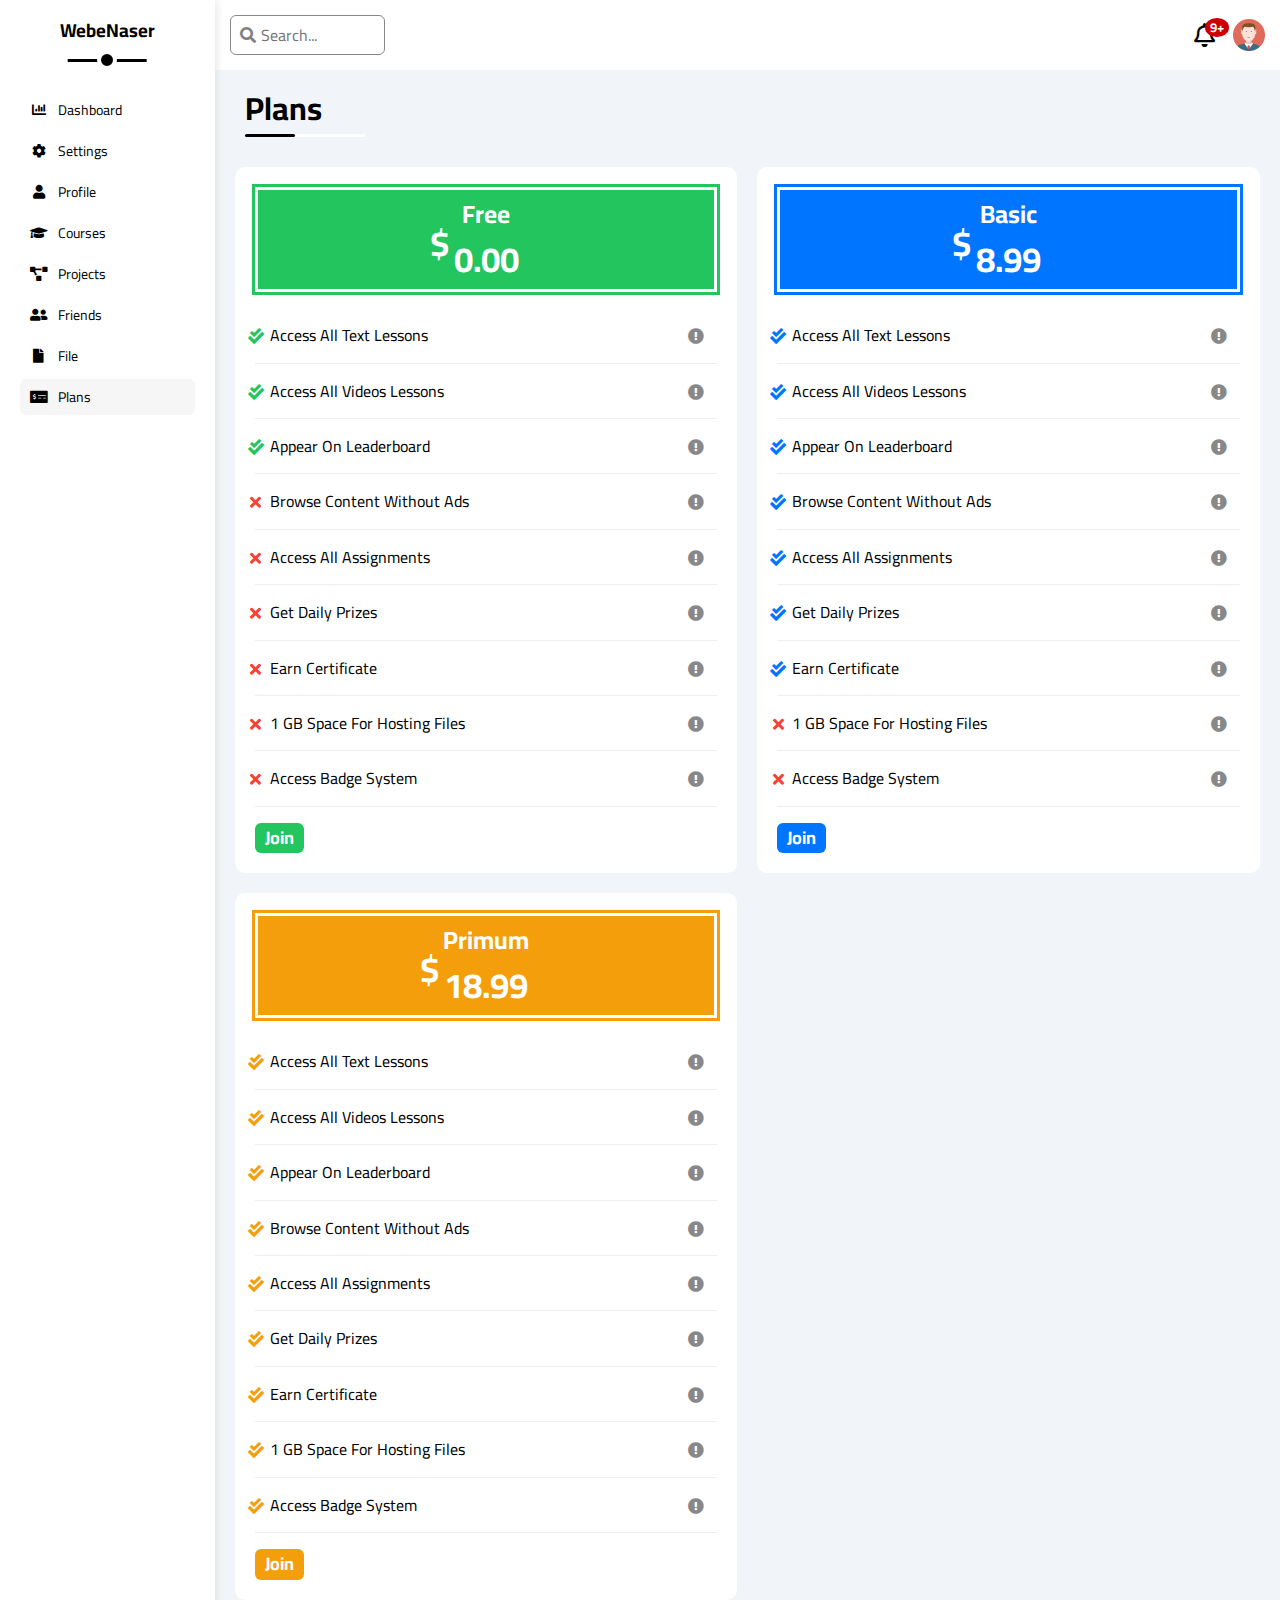
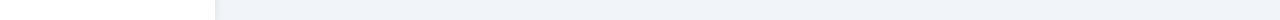
<file: plans.html>
<!DOCTYPE html>
<html lang="en">
  <head>
    <meta charset="UTF-8" />
    <meta name="viewport" content="width=device-width, initial-scale=1.0" />
    <title>Plans</title>

    <link rel="stylesheet" href="css/normalize.css" />
    <link rel="stylesheet" href="css/all.min.css" />
    <link rel="stylesheet" href="css/framework.css" />
    <link rel="stylesheet" href="css/webenaser.css" />

    <!-- Start google fonts -->
    <link rel="preconnect" href="https://fonts.googleapis.com" />
    <link rel="preconnect" href="https://fonts.gstatic.com" crossorigin />
    <link
      href="https://fonts.googleapis.com/css2?family=Cairo:wght@300;400;700&display=swap"
      rel="stylesheet"
    />
    <!-- End google fonts -->
  </head>
  <body>
    <div class="page d-flex">
      <div class="sidebar bg-white p-20 p-relative">
        <h3 class="p-relative txt-c mt-0">WebeNaser</h3>
        <ul>
          <li>
            <a
              href="index.html"
              class="d-flex align-center fs-14 c-black rad-6 p-10"
            >
              <i class="fas fa-chart-bar fa-fw"></i>
              <span class="hide-mobil">Dashboard</span>
            </a>
          </li>
          <li>
            <a
              href="settings.html"
              class="d-flex align-center fs-14 c-black rad-6 p-10"
            >
              <i class="fas fa-cog fa-fw"></i>
              <span class="hide-mobil">Settings</span>
            </a>
          </li>
          <li>
            <a
              href="profile.html"
              class="d-flex align-center fs-14 c-black rad-6 p-10"
            >
              <i class="fas fa-user fa-fw"></i>
              <span class="active hide-mobil">Profile</span>
            </a>
          </li>
          <li>
            <a
              href="courses.html"
              class="d-flex align-center fs-14 c-black rad-6 p-10"
            >
              <i class="fas fa-graduation-cap fa-fw"></i>
              <span class="hide-mobil">Courses</span>
            </a>
          </li>
          <li>
            <a
              href="projects.html"
              class="d-flex align-center fs-14 c-black rad-6 p-10"
            >
              <i class="fas fa-project-diagram"></i>
              <span class="hide-mobil">Projects</span>
            </a>
          </li>
          <li>
            <a
              href="friends.html"
              class="d-flex align-center fs-14 c-black rad-6 p-10"
            >
              <i class="fas fa-user-friends fa-fw"></i>
              <span class="hide-mobil">Friends</span>
            </a>
          </li>
          <li>
            <a
              href="files.html"
              class="d-flex align-center fs-14 c-black rad-6 p-10"
            >
              <i class="fas fa-file fa-fw"></i>
              <span class="hide-mobil">File</span>
            </a>
          </li>
          <li>
            <a
              href="plans.html"
              class="active d-flex align-center fs-14 c-black rad-6 p-10"
            >
              <i class="fas fa-money-check-alt fa-fw"></i>
              <span class="hide-mobil">Plans</span>
            </a>
          </li>
        </ul>
      </div>
      <div class="content w-full">
        <!-- Start Head  -->
        <div class="head bg-white p-15 flex-between">
          <div class="search p-relative">
            <input
              class="p-10 rad-6"
              type="search"
              name=""
              placeholder="Search..."
              id=""
            />
          </div>
          <div class="icons d-flex align-center">
            <span class="notify p-relative mr-10">
              <i class="far fa-bell fa-lg"></i>
            </span>
            <img src="images/avatar.png" alt="" />
          </div>
        </div>
        <!-- End Head  -->
        <h1 class="p-relative">Plans</h1>

        <div
          class="plans-page m-20 d-grid gap-20 grid-temp-450 grid-temp-200-mobile"
        >
          <div class="plan-box free bg-white rad-10 p-20">
            <div class="top bg-green c-white d-flex align-center flex-column">
              <h2 class="m-0">Free</h2>
              <p class="m-0">0.00</p>
            </div>
            <ul class="body">
              <li>Access All Text Lessons</li>
              <li>Access All Videos Lessons</li>
              <li>Appear On Leaderboard</li>
              <li>Browse Content Without Ads</li>
              <li>Access All Assignments</li>
              <li>Get Daily Prizes</li>
              <li>Earn Certificate</li>
              <li>1 GB Space For Hosting Files</li>
              <li>Access Badge System</li>
            </ul>
            <a
              class="btn-shape d-block bg-green c-white w-fit fs-18 fw-bold"
              href=""
              >Join</a
            >
          </div>
          <div class="plan-box basic bg-white rad-10 p-20">
            <div class="top bg-blue c-white d-flex align-center flex-column">
              <h2 class="m-0">Basic</h2>
              <p class="m-0">8.99</p>
            </div>
            <ul class="body">
              <li>Access All Text Lessons</li>
              <li>Access All Videos Lessons</li>
              <li>Appear On Leaderboard</li>
              <li>Browse Content Without Ads</li>
              <li>Access All Assignments</li>
              <li>Get Daily Prizes</li>
              <li>Earn Certificate</li>
              <li>1 GB Space For Hosting Files</li>
              <li>Access Badge System</li>
            </ul>
            <a
              class="btn-shape d-block bg-blue c-white w-fit fs-18 fw-bold"
              href=""
              >Join</a
            >
          </div>
          <div class="plan-box premium bg-white rad-10 p-20">
            <div class="top bg-orange c-white d-flex align-center flex-column">
              <h2 class="m-0">Primum</h2>
              <p class="m-0">18.99</p>
            </div>
            <ul class="body">
              <li>Access All Text Lessons</li>
              <li>Access All Videos Lessons</li>
              <li>Appear On Leaderboard</li>
              <li>Browse Content Without Ads</li>
              <li>Access All Assignments</li>
              <li>Get Daily Prizes</li>
              <li>Earn Certificate</li>
              <li>1 GB Space For Hosting Files</li>
              <li>Access Badge System</li>
            </ul>
            <a
              class="btn-shape d-block bg-orange c-white w-fit fs-18 fw-bold"
              href=""
              >Join</a
            >
          </div>
        </div>
      </div>
    </div>
  </body>
</html>
</file>
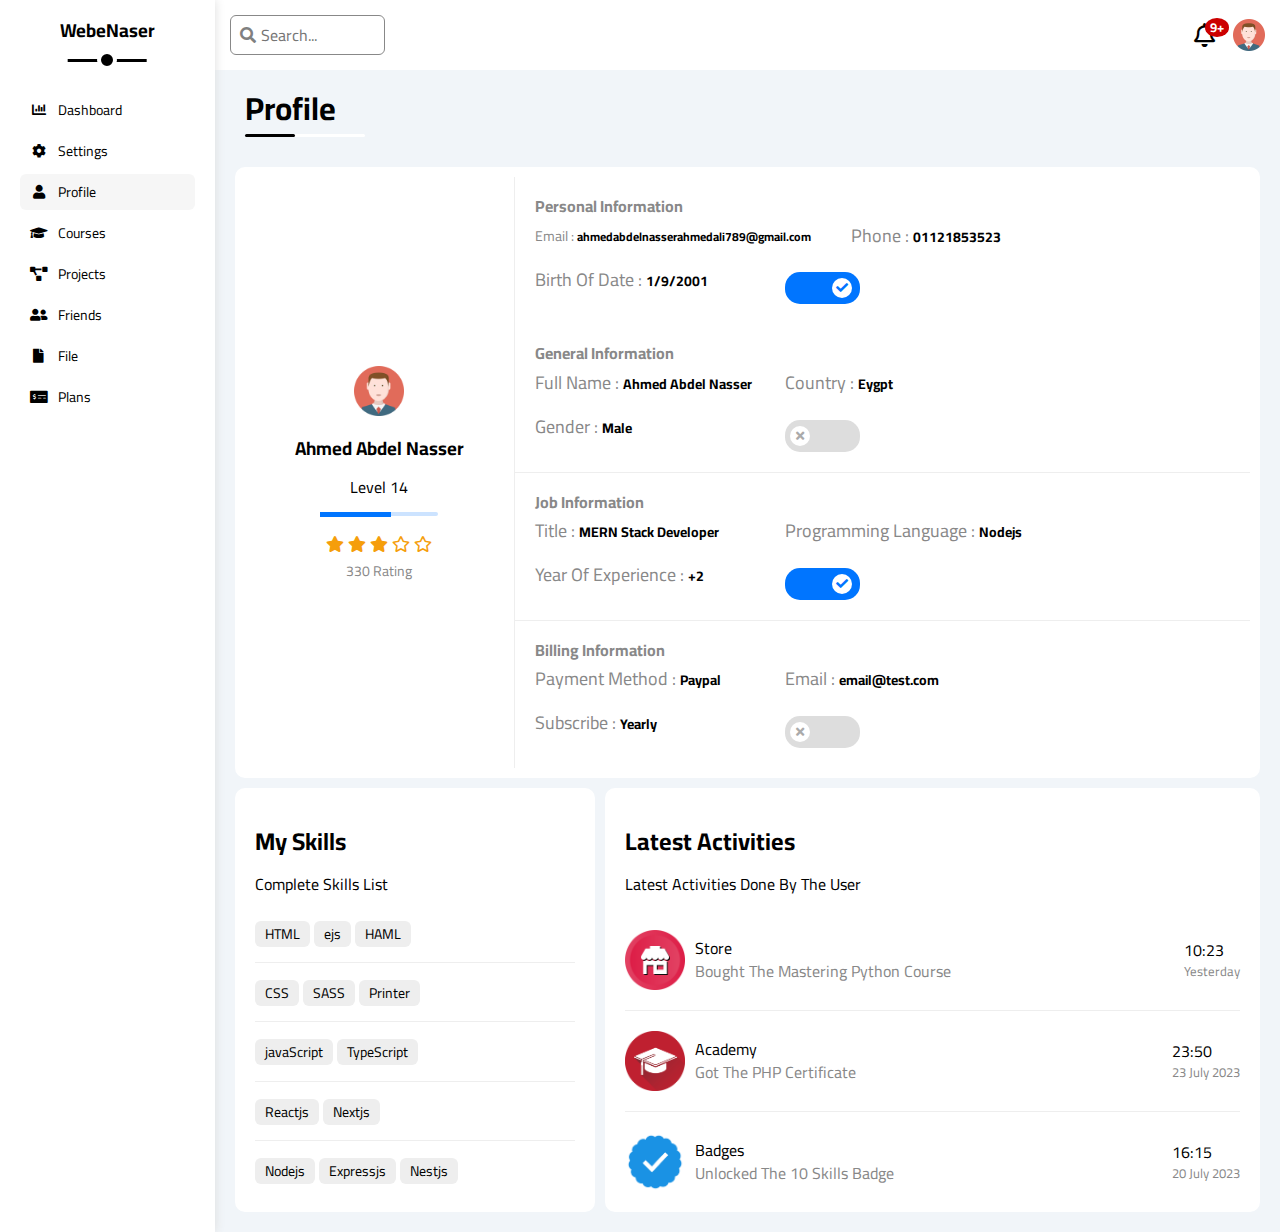
<file: profile.html>
<!DOCTYPE html>
<html lang="en">
  <head>
    <meta charset="UTF-8" />
    <meta name="viewport" content="width=device-width, initial-scale=1.0" />
    <title>Profile</title>

    <link rel="stylesheet" href="css/normalize.css" />
    <link rel="stylesheet" href="css/all.min.css" />
    <link rel="stylesheet" href="css/framework.css" />
    <link rel="stylesheet" href="css/webenaser.css" />

    <!-- Start google fonts -->
    <link rel="preconnect" href="https://fonts.googleapis.com" />
    <link rel="preconnect" href="https://fonts.gstatic.com" crossorigin />
    <link
      href="https://fonts.googleapis.com/css2?family=Cairo:wght@300;400;700&display=swap"
      rel="stylesheet"
    />
    <!-- End google fonts -->
  </head>
  <body>
    <div class="page d-flex">
      <div class="sidebar bg-white p-20 p-relative">
        <h3 class="p-relative txt-c mt-0">WebeNaser</h3>
        <ul>
          <li>
            <a
              href="index.html"
              class="d-flex align-center fs-14 c-black rad-6 p-10"
            >
              <i class="fas fa-chart-bar fa-fw"></i>
              <span class="hide-mobil">Dashboard</span>
            </a>
          </li>
          <li>
            <a
              href="settings.html"
              class="d-flex align-center fs-14 c-black rad-6 p-10"
            >
              <i class="fas fa-cog fa-fw"></i>
              <span class="hide-mobil">Settings</span>
            </a>
          </li>
          <li>
            <a
              href="profile.html"
              class="active d-flex align-center fs-14 c-black rad-6 p-10"
            >
              <i class="fas fa-user fa-fw"></i>
              <span class="hide-mobil">Profile</span>
            </a>
          </li>
          <li>
            <a
              href="courses.html"
              class="d-flex align-center fs-14 c-black rad-6 p-10"
            >
              <i class="fas fa-graduation-cap fa-fw"></i>
              <span class="hide-mobil">Courses</span>
            </a>
          </li>
          <li>
            <a
              href="projects.html"
              class="d-flex align-center fs-14 c-black rad-6 p-10"
            >
              <i class="fas fa-project-diagram"></i>
              <span class="hide-mobil">Projects</span>
            </a>
          </li>
          <li>
            <a
              href="index.html"
              class="d-flex align-center fs-14 c-black rad-6 p-10"
            >
              <i class="fas fa-user-friends fa-fw"></i>
              <span class="hide-mobil">Friends</span>
            </a>
          </li>
          <li>
            <a
              href="index.html"
              class="d-flex align-center fs-14 c-black rad-6 p-10"
            >
              <i class="fas fa-file fa-fw"></i>
              <span class="hide-mobil">File</span>
            </a>
          </li>
          <li>
            <a
              href="index.html"
              class="d-flex align-center fs-14 c-black rad-6 p-10"
            >
              <i class="fas fa-money-check-alt fa-fw"></i>
              <span class="hide-mobil">Plans</span>
            </a>
          </li>
        </ul>
      </div>
      <div class="content w-full">
        <!-- Start Head  -->
        <div class="head bg-white p-15 flex-between">
          <div class="search p-relative">
            <input
              class="p-10 rad-6"
              type="search"
              name=""
              placeholder="Search..."
              id=""
            />
          </div>
          <div class="icons d-flex align-center">
            <span class="notify p-relative mr-10">
              <i class="far fa-bell fa-lg"></i>
            </span>
            <img src="images/avatar.png" alt="" />
          </div>
        </div>
        <!-- End Head  -->
        <h1 class="p-relative">Profile</h1>

        <div class="profile-page m-20">
          <!-- Start view profile widget -->
          <div
            class="view-profile bg-white p-10 rad-10 flex-between flex-column-mobile txt-c-mobile"
          >
            <div class="image-box p-50 txt-c">
              <img class="w-50" src="images/avatar.png " alt="" />
              <h3>Ahmed Abdel Nasser</h3>
              <p>Level 14</p>

              <div class="level">
                <span style="width: 60%" data-progress="60%"></span>
              </div>
              <div class="rate">
                <i class="filled fas fa-star"></i>
                <i class="filled fas fa-star"></i>
                <i class="filled fas fa-star"></i>
                <i class="filled far fa-star"></i>
                <i class="far fa-star"></i>
              </div>
              <span class="c-gray fs-14 d-block mt-10">330 Rating</span>
            </div>
            <div class="details-box flex-1 border-l-eee">
              <!-- Start Personal Information Row  -->
              <div
                class="info-row p-20 order-b-eee d-flex align-center flex-wrap"
              >
                <h4 class="m-0 c-gray w-full">Personal Information</h4>
                <div class="min-w-250 fs-14 pt-10">
                  <span class="fs-14 c-gray">Email : </span>
                  <span class="fw-bold fs-12"
                    >ahmedabdelnasserahmedali789@gmail.com</span
                  >
                </div>
                <div class="min-w-230 fs-14 pt-10 txt-c">
                  <span class="fs-18 c-gray">Phone : </span>
                  <span class="fw-bold">01121853523</span>
                </div>
                <div class="min-w-250 fs-14 pt-10">
                  <span class="fs-18 c-gray">Birth Of Date : </span>
                  <span class="fw-bold">1/9/2001</span>
                </div>
                <div class="min-w-250 fs-14 pt-10">
                  <label>
                    <input class="toggle-checkbox" type="checkbox" checked />
                    <div class="toggle-switch m-auto-mobile"></div>
                  </label>
                </div>
              </div>
              <!-- End personal Information Row  -->
              <!-- Start General Info Row  -->
              <div
                class="info-row p-20 border-b-eee d-flex align-center flex-wrap"
              >
                <h4 class="m-0 c-gray w-full">General Information</h4>
                <div class="min-w-250 fs-14 pt-10">
                  <span class="fs-18 c-gray">Full Name : </span>
                  <span class="fw-bold">Ahmed Abdel Nasser</span>
                </div>
                <div class="min-w-250 fs-14 pt-10">
                  <span class="fs-18 c-gray">Country : </span>
                  <span class="fw-bold">Eygpt</span>
                </div>
                <div class="min-w-250 fs-14 pt-10">
                  <span class="fs-18 c-gray">Gender : </span>
                  <span class="fw-bold">Male</span>
                </div>
                <div class="min-w-250 fs-14 pt-10">
                  <label>
                    <input class="toggle-checkbox" type="checkbox" />
                    <div class="toggle-switch m-auto-mobile"></div>
                  </label>
                </div>
              </div>
              <!-- End General Information Row  -->

              <!-- Start Job Info Row  -->
              <div
                class="info-row p-20 border-b-eee d-flex align-center flex-wrap"
              >
                <h4 class="m-0 c-gray w-full">Job Information</h4>
                <div class="min-w-250 fs-14 pt-10">
                  <span class="fs-18 c-gray">Title : </span>
                  <span class="fw-bold">MERN Stack Developer</span>
                </div>
                <div class="min-w-250 fs-14 pt-10">
                  <span class="fs-18 c-gray">Programming Language : </span>
                  <span class="fw-bold">Nodejs</span>
                </div>
                <div class="min-w-250 fs-14 pt-10">
                  <span class="fs-18 c-gray">Year Of Experience : </span>
                  <span class="fw-bold">+2</span>
                </div>
                <div class="min-w-250 fs-14 pt-10">
                  <label>
                    <input class="toggle-checkbox" type="checkbox" checked />
                    <div class="toggle-switch m-auto-mobile"></div>
                  </label>
                </div>
              </div>
              <!-- End Job Information Row  -->
              <!-- Start Billing Info Row  -->
              <div class="info-row p-20 d-flex align-center flex-wrap">
                <h4 class="m-0 c-gray w-full">Billing Information</h4>
                <div class="min-w-250 fs-14 pt-10">
                  <span class="fs-18 c-gray">Payment Method : </span>
                  <span class="fw-bold">Paypal</span>
                </div>
                <div class="min-w-250 fs-14 pt-10">
                  <span class="fs-18 c-gray">Email : </span>
                  <span class="fw-bold">email@test.com</span>
                </div>
                <div class="min-w-250 fs-14 pt-10">
                  <span class="fs-18 c-gray">Subscribe : </span>
                  <span class="fw-bold">Yearly</span>
                </div>
                <div class="min-w-250 fs-14 pt-10">
                  <label>
                    <input class="toggle-checkbox" type="checkbox" />
                    <div class="toggle-switch m-auto-mobile"></div>
                  </label>
                </div>
              </div>
              <!-- End Billing Information Row  -->
            </div>
          </div>
          <!-- End view profile widget -->
          <!-- Start Data Profile Wrapper -->
          <div class="data-profile d-flex gap-10 mt-10 flex-column-mobile">
            <div class="my-sills bg-white p-20 rad-10 flex-grow-1">
              <h2>My Skills</h2>
              <p class="mt-0 mb-10">Complete Skills List</p>

              <div class="skills-row ptb-20 border-b-eee">
                <span class="bg-eee rad-6 ptb-0 plr-10 fs-14">HTML</span>
                <span class="bg-eee rad-6 ptb-0 plr-10 fs-14">ejs</span>
                <span class="bg-eee rad-6 ptb-0 plr-10 fs-14">HAML</span>
              </div>
              <div class="skills-row ptb-20 border-b-eee">
                <span class="bg-eee rad-6 ptb-0 plr-10 fs-14">CSS</span>
                <span class="bg-eee rad-6 ptb-0 plr-10 fs-14">SASS</span>
                <span class="bg-eee rad-6 ptb-0 plr-10 fs-14">Printer</span>
              </div>
              <div class="skills-row ptb-20 border-b-eee">
                <span class="bg-eee rad-6 ptb-0 plr-10 fs-14">javaScript</span>
                <span class="bg-eee rad-6 ptb-0 plr-10 fs-14">TypeScript</span>
              </div>
              <div class="skills-row ptb-20 border-b-eee">
                <span class="bg-eee rad-6 ptb-0 plr-10 fs-14">Reactjs</span>
                <span class="bg-eee rad-6 ptb-0 plr-10 fs-14">Nextjs</span>
              </div>
              <div class="skills-row pt-20">
                <span class="bg-eee rad-6 ptb-0 plr-10 fs-14">Nodejs</span>
                <span class="bg-eee rad-6 ptb-0 plr-10 fs-14">Expressjs</span>
                <span class="bg-eee rad-6 ptb-0 plr-10 fs-14">Nestjs</span>
              </div>
            </div>
            <div class="latest-activities bg-white p-20 rad-10 flex-grow-2">
              <h2 class="">Latest Activities</h2>
              <p>Latest Activities Done By The User</p>

              <div class="activity-row border-b-eee ptb-20 flex-between">
                <div class="d-flex align-center">
                  <img class="w-60 mr-10" src="images/activity-01.png" alt="" />
                  <div>
                    <span class="d-block mb-5">Store</span>
                    <p class="c-gray m-0">Bought The Mastering Python Course</p>
                  </div>
                </div>
                <div>
                  <span class="d-block mb-5">10:23</span>
                  <p class="c-gray m-0 fs-13">Yesterday</p>
                </div>
              </div>
              <div class="activity-row border-b-eee ptb-20 flex-between">
                <div class="d-flex align-center">
                  <img class="w-60 mr-10" src="images/activity-02.png" alt="" />
                  <div>
                    <span class="d-block mb-5">Academy</span>
                    <p class="c-gray m-0">Got The PHP Certificate</p>
                  </div>
                </div>
                <div>
                  <span class="d-block mb-5">23:50</span>
                  <p class="c-gray m-0 fs-13">23 July 2023</p>
                </div>
              </div>
              <div class="activity-row pt-20 flex-between">
                <div class="d-flex align-center">
                  <img class="w-60 mr-10" src="images/activity-03.png" alt="" />
                  <div>
                    <span class="d-block mb-5">Badges</span>
                    <p class="c-gray m-0">Unlocked The 10 Skills Badge</p>
                  </div>
                </div>
                <div>
                  <span class="d-block mb-5">16:15</span>
                  <p class="c-gray m-0 fs-13">20 July 2023</p>
                </div>
              </div>
            </div>
          </div>
          <!-- End Data Profile Wrapper -->
        </div>
      </div>
    </div>
  </body>
</html>
</file>
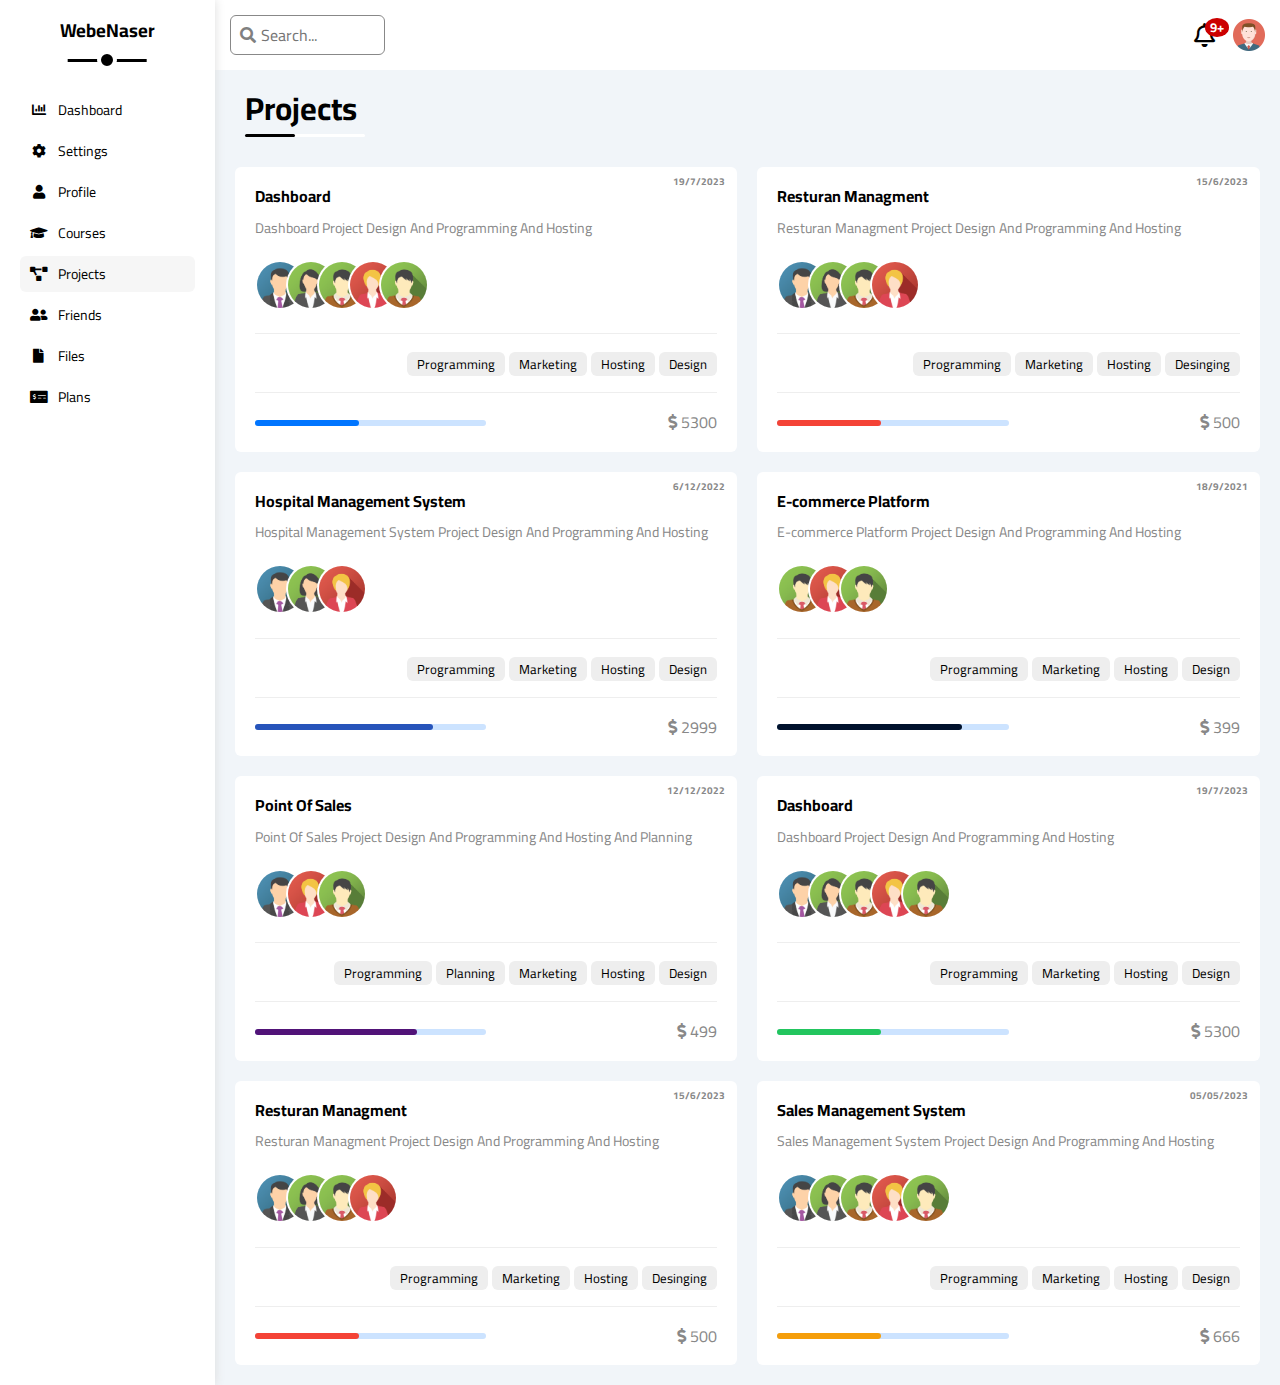
<file: projects.html>
<!DOCTYPE html>
<html lang="en">
  <head>
    <meta charset="UTF-8" />
    <meta name="viewport" content="width=device-width, initial-scale=1.0" />
    <title>Courses</title>

    <link rel="stylesheet" href="css/normalize.css" />
    <link rel="stylesheet" href="css/all.min.css" />
    <link rel="stylesheet" href="css/framework.css" />
    <link rel="stylesheet" href="css/webenaser.css" />

    <!-- Start google fonts -->
    <link rel="preconnect" href="https://fonts.googleapis.com" />
    <link rel="preconnect" href="https://fonts.gstatic.com" crossorigin />
    <link
      href="https://fonts.googleapis.com/css2?family=Cairo:wght@300;400;700&display=swap"
      rel="stylesheet"
    />
    <!-- End google fonts -->
  </head>
  <body>
    <div class="page d-flex">
      <div class="sidebar bg-white p-20 p-relative">
        <h3 class="p-relative txt-c mt-0">WebeNaser</h3>
        <ul>
          <li>
            <a
              href="index.html"
              class="d-flex align-center fs-14 c-black rad-6 p-10"
            >
              <i class="fas fa-chart-bar fa-fw"></i>
              <span class="hide-mobil">Dashboard</span>
            </a>
          </li>
          <li>
            <a
              href="settings.html"
              class="d-flex align-center fs-14 c-black rad-6 p-10"
            >
              <i class="fas fa-cog fa-fw"></i>
              <span class="hide-mobil">Settings</span>
            </a>
          </li>
          <li>
            <a
              href="profile.html"
              class="d-flex align-center fs-14 c-black rad-6 p-10"
            >
              <i class="fas fa-user fa-fw"></i>
              <span class="active hide-mobil">Profile</span>
            </a>
          </li>
          <li>
            <a
              href="courses.html"
              class="d-flex align-center fs-14 c-black rad-6 p-10"
            >
              <i class="fas fa-graduation-cap fa-fw"></i>
              <span class="hide-mobil">Courses</span>
            </a>
          </li>
          <li>
            <a
              href="projects.html"
              class="active d-flex align-center fs-14 c-black rad-6 p-10"
            >
              <i class="fas fa-project-diagram"></i>
              <span class="hide-mobil">Projects</span>
            </a>
          </li>
          <li>
            <a
              href="friends.html"
              class="d-flex align-center fs-14 c-black rad-6 p-10"
            >
              <i class="fas fa-user-friends fa-fw"></i>
              <span class="hide-mobil">Friends</span>
            </a>
          </li>
          <li>
            <a
              href="files.html"
              class="d-flex align-center fs-14 c-black rad-6 p-10"
            >
              <i class="fas fa-file fa-fw"></i>
              <span class="hide-mobil">Files</span>
            </a>
          </li>
          <li>
            <a
              href="plans.html"
              class="d-flex align-center fs-14 c-black rad-6 p-10"
            >
              <i class="fas fa-money-check-alt fa-fw"></i>
              <span class="hide-mobil">Plans</span>
            </a>
          </li>
        </ul>
      </div>
      <div class="content w-full">
        <!-- Start Head  -->
        <div class="head bg-white p-15 flex-between">
          <div class="search p-relative">
            <input
              class="p-10 rad-6"
              type="search"
              name=""
              placeholder="Search..."
              id=""
            />
          </div>
          <div class="icons d-flex align-center">
            <span class="notify p-relative mr-10">
              <i class="far fa-bell fa-lg"></i>
            </span>
            <img src="images/avatar.png" alt="" />
          </div>
        </div>
        <!-- End Head  -->
        <h1 class="p-relative">Projects</h1>

        <div class="projects-page m-20 d-grid grid-temp-500 gap-20">
          <div class="project-box bg-white rad-6 p-20 p-relative txt-l-mobile">
            <span class="date c-gray fs-10 fw-bold">19/7/2023</span>
            <h4 class="m-0">Dashboard</h4>
            <p class="c-gray fs-14">
              Dashboard Project Design And Programming And Hosting
            </p>
            <div class="team pt-10 pb-20">
              <img class="w-50" src="images/team-01.png" alt="" />
              <img class="w-50" src="images/team-02.png" alt="" />
              <img class="w-50" src="images/team-03.png" alt="" />
              <img class="w-50" src="images/team-05.png" alt="" />
              <img class="w-50" src="images/team-03.png" alt="" />
            </div>
            <div
              class="make ptb-20 txt-r border-t-eee border-b-eee flex-column-mobile"
            >
              <span class="bg-eee rad-6 ptb-0 plr-10 fs-13">Programming</span>
              <span class="bg-eee rad-6 ptb-0 plr-10 fs-13">Marketing</span>
              <span class="bg-eee rad-6 ptb-0 plr-10 fs-13">Hosting</span>
              <span class="bg-eee rad-6 ptb-0 plr-10 fs-13">Design</span>
            </div>
            <div class="info pt-20 flex-between">
              <div class="progress p-relative">
                <span
                  class="bg-blue"
                  style="width: 45%"
                  data-progress="45%"
                ></span>
              </div>
              <span class="c-gray d-block txt-r"
                ><i class="fas fa-dollar-sign"></i> 5300</span
              >
            </div>
          </div>
          <div class="project-box bg-white rad-6 p-20 p-relative txt-l-mobile">
            <span class="date c-gray fs-10 fw-bold">15/6/2023</span>
            <h4 class="m-0">Resturan Managment</h4>
            <p class="c-gray fs-14">
              Resturan Managment Project Design And Programming And Hosting
            </p>
            <div class="team pt-10 pb-20">
              <img class="w-50" src="images/team-01.png" alt="" />
              <img class="w-50" src="images/team-02.png" alt="" />
              <img class="w-50" src="images/team-03.png" alt="" />
              <img class="w-50" src="images/team-05.png" alt="" />
            </div>
            <div
              class="make ptb-20 txt-r border-t-eee border-b-eee flex-column-mobile"
            >
              <span class="bg-eee rad-6 ptb-0 plr-10 fs-13">Programming</span>
              <span class="bg-eee rad-6 ptb-0 plr-10 fs-13">Marketing</span>
              <span class="bg-eee rad-6 ptb-0 plr-10 fs-13">Hosting</span>
              <span class="bg-eee rad-6 ptb-0 plr-10 fs-13">Desinging</span>
            </div>
            <div class="info pt-20 flex-between">
              <div class="progress p-relative">
                <span
                  class="bg-red"
                  style="width: 45%"
                  data-progress="45%"
                ></span>
              </div>
              <span class="c-gray d-block txt-r"
                ><i class="fas fa-dollar-sign"></i> 500</span
              >
            </div>
          </div>
          <div class="project-box bg-white rad-6 p-20 p-relative txt-l-mobile">
            <span class="date c-gray fs-10 fw-bold">6/12/2022</span>
            <h4 class="m-0">Hospital Management System</h4>
            <p class="c-gray fs-14">
              Hospital Management System Project Design And Programming And
              Hosting
            </p>
            <div class="team pt-10 pb-20">
              <img class="w-50" src="images/team-01.png" alt="" />
              <img class="w-50" src="images/team-02.png" alt="" />
              <img class="w-50" src="images/team-05.png" alt="" />
            </div>
            <div
              class="make ptb-20 txt-r border-t-eee border-b-eee flex-column-mobile"
            >
              <span class="bg-eee rad-6 ptb-0 plr-10 fs-13">Programming</span>
              <span class="bg-eee rad-6 ptb-0 plr-10 fs-13">Marketing</span>
              <span class="bg-eee rad-6 ptb-0 plr-10 fs-13">Hosting</span>
              <span class="bg-eee rad-6 ptb-0 plr-10 fs-13">Design</span>
            </div>
            <div class="info pt-20 flex-between">
              <div class="progress p-relative">
                <span
                  class="bg-blue-2"
                  style="width: 77%"
                  data-progress="45%"
                ></span>
              </div>
              <span class="c-gray d-block txt-r"
                ><i class="fas fa-dollar-sign"></i> 2999</span
              >
            </div>
          </div>
          <div class="project-box bg-white rad-6 p-20 p-relative txt-l-mobile">
            <span class="date c-gray fs-10 fw-bold">18/9/2021</span>
            <h4 class="m-0">E-commerce Platform</h4>
            <p class="c-gray fs-14">
              E-commerce Platform Project Design And Programming And Hosting
            </p>
            <div class="team pt-10 pb-20">
              <img class="w-50" src="images/team-03.png" alt="" />
              <img class="w-50" src="images/team-05.png" alt="" />
              <img class="w-50" src="images/team-03.png" alt="" />
            </div>
            <div
              class="make ptb-20 txt-r border-t-eee border-b-eee flex-column-mobile"
            >
              <span class="bg-eee rad-6 ptb-0 plr-10 fs-13">Programming</span>
              <span class="bg-eee rad-6 ptb-0 plr-10 fs-13">Marketing</span>
              <span class="bg-eee rad-6 ptb-0 plr-10 fs-13">Hosting</span>
              <span class="bg-eee rad-6 ptb-0 plr-10 fs-13">Design</span>
            </div>
            <div class="info pt-20 flex-between">
              <div class="progress p-relative">
                <span
                  class="bg-black-3"
                  style="width: 80%"
                  data-progress="45%"
                ></span>
              </div>
              <span class="c-gray d-block txt-r"
                ><i class="fas fa-dollar-sign"></i> 399</span
              >
            </div>
          </div>
          <div class="project-box bg-white rad-6 p-20 p-relative txt-l-mobile">
            <span class="date c-gray fs-10 fw-bold">12/12/2022</span>
            <h4 class="m-0">Point Of Sales</h4>
            <p class="c-gray fs-14">
              Point Of Sales Project Design And Programming And Hosting And
              Planning
            </p>
            <div class="team pt-10 pb-20">
              <img class="w-50" src="images/team-01.png" alt="" />
              <img class="w-50" src="images/team-05.png" alt="" />
              <img class="w-50" src="images/team-03.png" alt="" />
            </div>
            <div
              class="make ptb-20 txt-r border-t-eee border-b-eee flex-column-mobile"
            >
              <span class="bg-eee rad-6 ptb-0 plr-10 fs-13">Programming</span>
              <span class="bg-eee rad-6 ptb-0 plr-10 fs-13">Planning</span>
              <span class="bg-eee rad-6 ptb-0 plr-10 fs-13">Marketing</span>
              <span class="bg-eee rad-6 ptb-0 plr-10 fs-13">Hosting</span>
              <span class="bg-eee rad-6 ptb-0 plr-10 fs-13">Design</span>
            </div>
            <div class="info pt-20 flex-between">
              <div class="progress p-relative">
                <span
                  class="bg-purple"
                  style="width: 70%"
                  data-progress="45%"
                ></span>
              </div>
              <span class="c-gray d-block txt-r"
                ><i class="fas fa-dollar-sign"></i> 499</span
              >
            </div>
          </div>
          <div class="project-box bg-white rad-6 p-20 p-relative txt-l-mobile">
            <span class="date c-gray fs-10 fw-bold">19/7/2023</span>
            <h4 class="m-0">Dashboard</h4>
            <p class="c-gray fs-14">
              Dashboard Project Design And Programming And Hosting
            </p>
            <div class="team pt-10 pb-20">
              <img class="w-50" src="images/team-01.png" alt="" />
              <img class="w-50" src="images/team-02.png" alt="" />
              <img class="w-50" src="images/team-03.png" alt="" />
              <img class="w-50" src="images/team-05.png" alt="" />
              <img class="w-50" src="images/team-03.png" alt="" />
            </div>
            <div
              class="make ptb-20 txt-r border-t-eee border-b-eee flex-column-mobile"
            >
              <span class="bg-eee rad-6 ptb-0 plr-10 fs-13">Programming</span>
              <span class="bg-eee rad-6 ptb-0 plr-10 fs-13">Marketing</span>
              <span class="bg-eee rad-6 ptb-0 plr-10 fs-13">Hosting</span>
              <span class="bg-eee rad-6 ptb-0 plr-10 fs-13">Design</span>
            </div>
            <div class="info pt-20 flex-between">
              <div class="progress p-relative">
                <span
                  class="bg-green"
                  style="width: 45%"
                  data-progress="45%"
                ></span>
              </div>
              <span class="c-gray d-block txt-r"
                ><i class="fas fa-dollar-sign"></i> 5300</span
              >
            </div>
          </div>
          <div class="project-box bg-white rad-6 p-20 p-relative txt-l-mobile">
            <span class="date c-gray fs-10 fw-bold">15/6/2023</span>
            <h4 class="m-0">Resturan Managment</h4>
            <p class="c-gray fs-14">
              Resturan Managment Project Design And Programming And Hosting
            </p>
            <div class="team pt-10 pb-20">
              <img class="w-50" src="images/team-01.png" alt="" />
              <img class="w-50" src="images/team-02.png" alt="" />
              <img class="w-50" src="images/team-03.png" alt="" />
              <img class="w-50" src="images/team-05.png" alt="" />
            </div>
            <div
              class="make ptb-20 txt-r border-t-eee border-b-eee flex-column-mobile"
            >
              <span class="bg-eee rad-6 ptb-0 plr-10 fs-13">Programming</span>
              <span class="bg-eee rad-6 ptb-0 plr-10 fs-13">Marketing</span>
              <span class="bg-eee rad-6 ptb-0 plr-10 fs-13">Hosting</span>
              <span class="bg-eee rad-6 ptb-0 plr-10 fs-13">Desinging</span>
            </div>
            <div class="info pt-20 flex-between">
              <div class="progress p-relative">
                <span
                  class="bg-red"
                  style="width: 45%"
                  data-progress="45%"
                ></span>
              </div>
              <span class="c-gray d-block txt-r"
                ><i class="fas fa-dollar-sign"></i> 500</span
              >
            </div>
          </div>
          <div class="project-box bg-white rad-6 p-20 p-relative txt-l-mobile">
            <span class="date c-gray fs-10 fw-bold">05/05/2023</span>
            <h4 class="m-0">Sales Management System</h4>
            <p class="c-gray fs-14">
              Sales Management System Project Design And Programming And Hosting
            </p>
            <div class="team pt-10 pb-20">
              <img class="w-50" src="images/team-01.png" alt="" />
              <img class="w-50" src="images/team-02.png" alt="" />
              <img class="w-50" src="images/team-03.png" alt="" />
              <img class="w-50" src="images/team-05.png" alt="" />
              <img class="w-50" src="images/team-03.png" alt="" />
            </div>
            <div
              class="make ptb-20 txt-r border-t-eee border-b-eee flex-column-mobile"
            >
              <span class="bg-eee rad-6 ptb-0 plr-10 fs-13">Programming</span>
              <span class="bg-eee rad-6 ptb-0 plr-10 fs-13">Marketing</span>
              <span class="bg-eee rad-6 ptb-0 plr-10 fs-13">Hosting</span>
              <span class="bg-eee rad-6 ptb-0 plr-10 fs-13">Design</span>
            </div>
            <div class="info pt-20 flex-between">
              <div class="progress p-relative">
                <span
                  class="bg-orange"
                  style="width: 45%"
                  data-progress="45%"
                ></span>
              </div>
              <span class="c-gray d-block txt-r"
                ><i class="fas fa-dollar-sign"></i> 666</span
              >
            </div>
          </div>
        </div>
      </div>
    </div>
  </body>
</html>
</file>
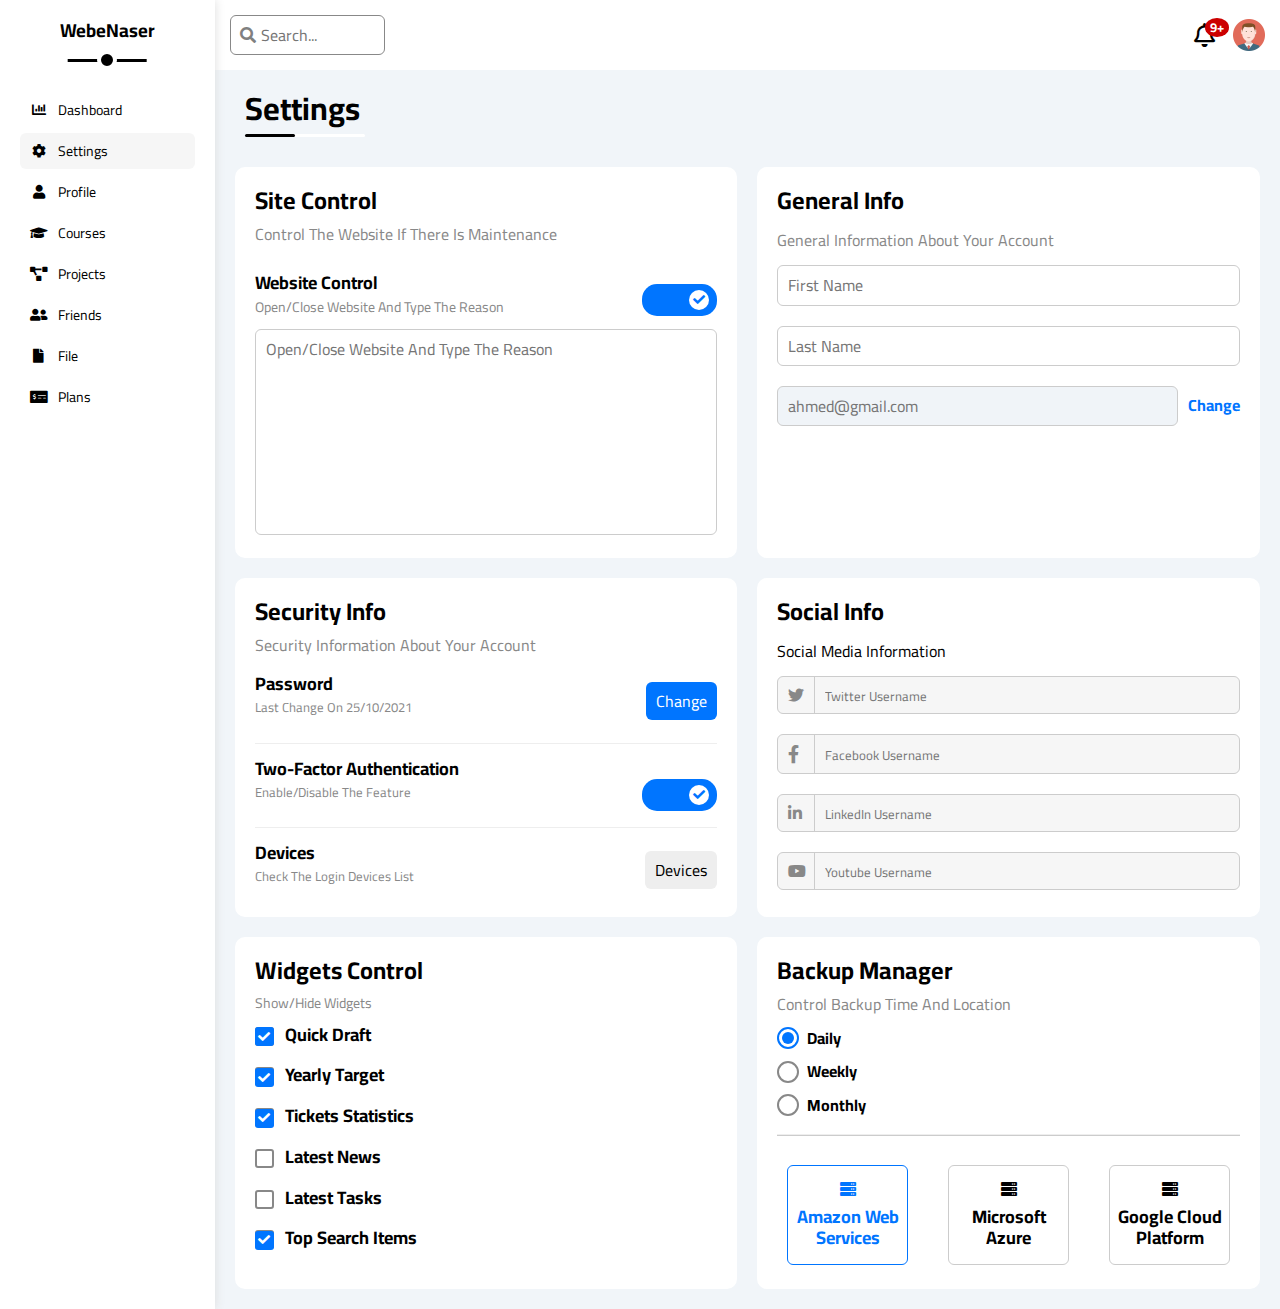
<file: settings.html>
<!DOCTYPE html>
<html lang="en">
  <head>
    <meta charset="UTF-8" />
    <meta name="viewport" content="width=device-width, initial-scale=1.0" />
    <title>Setting</title>

    <link rel="stylesheet" href="css/normalize.css" />
    <link rel="stylesheet" href="css/all.min.css" />
    <link rel="stylesheet" href="css/framework.css" />
    <link rel="stylesheet" href="css/webenaser.css" />

    <!-- Start google fonts -->
    <link rel="preconnect" href="https://fonts.googleapis.com" />
    <link rel="preconnect" href="https://fonts.gstatic.com" crossorigin />
    <link
      href="https://fonts.googleapis.com/css2?family=Cairo:wght@300;400;700&display=swap"
      rel="stylesheet"
    />
    <!-- End google fonts -->
  </head>
  <body>
    <div class="page d-flex">
      <div class="sidebar bg-white p-20 p-relative">
        <h3 class="p-relative txt-c mt-0">WebeNaser</h3>
        <ul>
          <li>
            <a
              href="index.html"
              class="d-flex align-center fs-14 c-black rad-6 p-10"
            >
              <i class="fas fa-chart-bar fa-fw"></i>
              <span class="hide-mobil">Dashboard</span>
            </a>
          </li>
          <li>
            <a
              href="settings.html"
              class="active d-flex align-center fs-14 c-black rad-6 p-10"
            >
              <i class="fas fa-cog fa-fw"></i>
              <span class="hide-mobil">Settings</span>
            </a>
          </li>
          <li>
            <a
              href="profile.html"
              class="d-flex align-center fs-14 c-black rad-6 p-10"
            >
              <i class="fas fa-user fa-fw"></i>
              <span class="hide-mobil">Profile</span>
            </a>
          </li>
          <li>
            <a
              href="courses.html"
              class="d-flex align-center fs-14 c-black rad-6 p-10"
            >
              <i class="fas fa-graduation-cap fa-fw"></i>
              <span class="hide-mobil">Courses</span>
            </a>
          </li>
          <li>
            <a
              href="projects.html"
              class="d-flex align-center fs-14 c-black rad-6 p-10"
            >
              <i class="fas fa-project-diagram"></i>
              <span class="hide-mobil">Projects</span>
            </a>
          </li>
          <li>
            <a
              href="index.html"
              class="d-flex align-center fs-14 c-black rad-6 p-10"
            >
              <i class="fas fa-user-friends fa-fw"></i>
              <span class="hide-mobil">Friends</span>
            </a>
          </li>
          <li>
            <a
              href="index.html"
              class="d-flex align-center fs-14 c-black rad-6 p-10"
            >
              <i class="fas fa-file fa-fw"></i>
              <span class="hide-mobil">File</span>
            </a>
          </li>
          <li>
            <a
              href="index.html"
              class="d-flex align-center fs-14 c-black rad-6 p-10"
            >
              <i class="fas fa-money-check-alt fa-fw"></i>
              <span class="hide-mobil">Plans</span>
            </a>
          </li>
        </ul>
      </div>
      <div class="content w-full">
        <!-- Start Head  -->
        <div class="head bg-white p-15 flex-between">
          <div class="search p-relative">
            <input
              class="p-10 rad-6"
              type="search"
              name=""
              placeholder="Search..."
              id=""
            />
          </div>
          <div class="icons d-flex align-center">
            <span class="notify p-relative mr-10">
              <i class="far fa-bell fa-lg"></i>
            </span>
            <img src="images/avatar.png" alt="" />
          </div>
        </div>
        <!-- End Head  -->
        <h1 class="p-relative">Settings</h1>
        <div class="settings-page d-grid grid-temp-500 gap-20 m-20">
          <!-- Start Site Control Widget -->
          <div class="site-control bg-white p-20 rad-10">
            <h2 class="m-0 mb-10">Site Control</h2>
            <p class="c-gray mt-0 fs-15 mb-10">
              Control The Website If There Is Maintenance
            </p>

            <div class="control flex-between">
              <div>
                <span class="mt-20 mb-5 fw-bold fs-18 d-block"
                  >Website Control</span
                >
                <p class="mt-5 c-gray fs-14">
                  Open/Close Website And Type The Reason
                </p>
              </div>

              <div class="toggle">
                <label>
                  <input class="toggle-checkbox" type="checkbox" checked />
                  <div class="toggle-switch"></div>
                </label>
              </div>
            </div>
            <textarea
              class="w-full resize-none border-ccc rad-6 p-10 mt-101"
              cols=""
              rows="10"
              placeholder="Open/Close Website And Type The Reason"
            ></textarea>
          </div>
          <!-- End Site Control Widget -->

          <!-- Start General Info Widget -->
          <div class="general-info bg-white p-20 rad-10">
            <h2 class="m-0 mb-10">General Info</h2>
            <p class="c-gray">General Information About Your Account</p>

            <form action="" class="d-flex align-center flex-column w-full">
              <input
                class="w-full rad-6 border-ccc p-10 mb-20"
                type="text"
                placeholder="First Name"
              />
              <input
                class="w-full rad-6 border-ccc p-10 mb-20"
                type="text"
                placeholder="Last Name"
              />
              <div class="d-flex space-between w-full">
                <input
                  class="w-full rad-6 border-ccc p-10 mb-20 flex-1 mr-10"
                  type="email"
                  placeholder="ahmed@gmail.com"
                />
                <a class="d-block w-fit c-blue fw-bold mt-10" href="">Change</a>
              </div>
            </form>
          </div>
          <!-- End General Info Widget -->

          <!-- Start Security Info Widget -->
          <div class="security-info bg-white p-20 rad-10">
            <h2 class="m-0 mb-10">Security Info</h2>
            <p class="c-gray m-0 mb-5">
              Security Information About Your Account
            </p>
            <div class="scurity-row flex-between ptb-15 border-b-eee">
              <div class="text">
                <span class="d-block mb-5 fw-bold fs-18">Password</span>
                <p class="mt-0 fs-13 c-gray">Last Change On 25/10/2021</p>
              </div>
              <a class="bg-blue c-white p-10 rad-6 w-fit d-block" href=""
                >Change</a
              >
            </div>
            <div class="scurity-row flex-between ptb-15 border-b-eee">
              <div class="text">
                <span class="d-block mb-5 fw-bold fs-18"
                  >Two-Factor Authentication
                </span>
                <p class="mt-0 fs-13 c-gray">Enable/Disable The Feature</p>
              </div>
              <label>
                <input class="toggle-checkbox" type="checkbox" checked />
                <div class="toggle-switch"></div>
              </label>
            </div>
            <div class="scurity-row flex-between pt-15 pb-0">
              <div class="text">
                <span class="d-block mb-5 fw-bold fs-18">Devices </span>
                <p class="mt-0 fs-13 c-gray">Check The Login Devices List</p>
              </div>
              <a class="bg-eee c-black p-10 rad-6 w-fit d-block" href=""
                >Devices</a
              >
            </div>
          </div>
          <!-- End Security Info Widget -->

          <!-- Start Social Info Widget -->
          <div class="social-info bg-white p-20 rad-10">
            <h2 class="m-0 mb-10">Social Info</h2>
            <p>Social Media Information</p>

            <div
              class="social-info-row p-0 rad-6 d-flex align-center border-ccc mb-20 space-between"
            >
              <div class="w-37 border-r-ccc">
                <i
                  class="fab fa-twitter w-37 h-full mr-10 c-gray border-r-ccc p-10"
                ></i>
              </div>
              <input
                class="w-full border-none pl-10"
                type="text"
                placeholder="Twitter Username"
              />
            </div>
            <div
              class="social-info-row p-0 rad-6 d-flex align-center border-ccc mb-20 space-between"
            >
              <div class="w-37 border-r-ccc">
                <i class="fab fa-facebook-f fs-18 h-full mr-10 c-gray p-10"></i>
              </div>
              <input
                class="w-full border-none pl-10"
                type="text"
                placeholder="Facebook Username"
              />
            </div>
            <div
              class="social-info-row p-0 rad-6 d-flex align-center border-ccc mb-20 space-between"
            >
              <div class="w-37 border-r-ccc">
                <i class="fab fa-linkedin-in h-full mr-10 c-gray p-10"></i>
              </div>
              <input
                class="w-full border-none pl-10"
                type="text"
                placeholder="LinkedIn Username"
              />
            </div>
            <div
              class="social-info-row p-0 rad-6 d-flex align-center border-ccc space-between"
            >
              <div class="w-37 border-r-ccc">
                <i class="fab fa-youtube h-full mr-10 c-gray p-10"></i>
              </div>
              <input
                class="w-full border-none pl-10"
                type="text"
                placeholder="Youtube Username"
              />
            </div>
          </div>
          <!-- End Social Info Widget -->

          <!-- Start Widgets Control -->
          <div class="widgets-control bg-white p-20 rad-10">
            <h2 class="m-0 mb-10">Widgets Control</h2>
            <p class="mt-0 c-gray fs-14">Show/Hide Widgets</p>

            <div class="widget-row d-flex align-center fs-18 fw-bold mb-20">
              <input
                class="d-block c-pointer"
                type="checkbox"
                id="qd"
                checked
              />
              <label class="c-pointer select-none" for="qd">Quick Draft</label>
            </div>
            <div class="widget-row d-flex align-center fs-18 fw-bold mb-20">
              <input class="" type="checkbox" id="yt" checked />
              <label class="c-pointer select-none" for="yt"
                >Yearly Target</label
              >
            </div>
            <div class="widget-row d-flex align-center fs-18 fw-bold mb-20">
              <input class="" type="checkbox" id="ts" checked />
              <label class="c-pointer select-none" for="ts"
                >Tickets Statistics</label
              >
            </div>
            <div class="widget-row d-flex align-center fs-18 fw-bold mb-20">
              <input class="" type="checkbox" id="ln" />
              <label class="c-pointer select-none" for="ln">Latest News</label>
            </div>
            <div class="widget-row d-flex align-center fs-18 fw-bold mb-20">
              <input class="" type="checkbox" id="ls" />
              <label class="c-pointer select-none" for="ls">Latest Tasks</label>
            </div>
            <div class="widget-row d-flex align-center fs-18 fw-bold mb-20">
              <input class="" type="checkbox" id="tsi" checked />
              <label class="c-pointer select-none" for="tsi"
                >Top Search Items</label
              >
            </div>
          </div>
          <!-- End Widgets Control -->

          <!-- Start Backup Manager Widgetk -->
          <div class="backup-manager bg-white p-20 rad-10">
            <h2 class="m-0 mb-10">Backup Manager</h2>
            <p class="mt-0 c-gray">Control Backup Time And Location</p>
            <div class="duration-row d-flex align-center mb-15 fw-bold">
              <input type="radio" name="time" id="daily" checked />
              <label class="c-pointer" for="daily">Daily</label>
            </div>
            <div class="duration-row d-flex align-center mb-15 fw-bold">
              <input type="radio" name="time" id="weekly" />
              <label class="c-pointer" for="weekly">Weekly</label>
            </div>
            <div
              class="duration-row d-flex align-center pb-20 fw-bold border-b-eee"
            >
              <input type="radio" name="time" id="monthly" />
              <label class="c-pointer" for="monthly">Monthly</label>
            </div>

            <div
              class="servers flex-between border-t-ccc gap-20 flex-column-mobile mb-20"
            >
              <div class="server p-10 w-full c-pointer txt-c h-100">
                <input type="radio" name="server" id="aws" checked />
                <label class="" for="aws">
                  <div
                    class="box border-ccc rad-6 flex-center flex-column h-100 c-pointer"
                  >
                    <i class="fas fa-server mt-10 mb-10"></i>
                    <span class="d-block fw-bold fs-18 mb-10"
                      >Amazon Web Services</span
                    >
                  </div>
                </label>
              </div>
              <div class="server p-10 w-full c-pointer txt-c h-100">
                <input type="radio" name="server" id="azure" />
                <label class="" for="azure">
                  <div
                    class="box border-ccc rad-6 flex-center flex-column h-100 c-pointer"
                  >
                    <i class="fas fa-server mt-10 mb-10"></i>
                    <span class="d-block fw-bold fs-18 mb-10"
                      >Microsoft Azure
                    </span>
                  </div>
                </label>
              </div>
              <div class="server p-10 w-full c-pointer txt-c h-100">
                <input type="radio" name="server" id="gcp" />
                <label class="" for="gcp">
                  <div
                    class="box border-ccc rad-6 flex-center flex-column h-100 c-pointer"
                  >
                    <i class="fas fa-server mt-10 mb-10"></i>
                    <span class="d-block fw-bold fs-18 mb-10"
                      >Google Cloud Platform</span
                    >
                  </div>
                </label>
              </div>
            </div>
          </div>
          <!-- End Backup Manager Widgetk -->
        </div>
      </div>
    </div>
  </body>
</html>
</file>
<file: css/framework.css>
:root {
  --blue-c: #0075ff;
  --blue-alt-c: #0d69d5;
  --orange-c: #f59e0b;
  --green-c: #22c55e;
  --red-c: #f44336;
  --dark-red-c: #c00;
  --gray-c: #888;
}

/* Start Box */
.d-flex {
  display: flex;
}
.flex-1 {
  flex: 1;
}

.flex-grow-1 {
  flex-grow: 1;
}

.flex-grow-2 {
  flex-grow: 2;
}

.flex-column {
  flex-direction: column;
}
.flex-wrap {
  flex-wrap: wrap;
}

.align-center {
  align-items: center;
}

.space-between {
  justify-content: space-between;
}

.space-around {
  justify-content: space-around;
}

.h-fit {
  height: fit-content;
}
.h-full {
  height: 100%;
}

.w-full {
  width: 100%;
}

.w-fit {
  width: fit-content;
}

.w-15 {
  width: 15px;
}

.w-20 {
  width: 20px;
}
.h-15 {
  height: 15px;
}

.h-20 {
  height: 20px;
}
.h-100 {
  height: 100px;
}
.w-40 {
  width: 40px;
}
.h-40 {
  height: 40px;
}

.w-50 {
  width: 50px;
}

.w-100 {
  width: 100px;
}
.w-37 {
  width: 37px;
}

.min-w-250 {
  min-width: 250px;
}
.min-w-260 {
  min-width: 260px;
}
.max-w-100 {
  max-width: 100px;
}

.min-w-230 {
  min-width: 230px;
}
.max-w-100 {
  max-width: 100%;
}
.flex-between {
  display: flex;
  align-items: center;
  justify-content: space-between;
}
.flex-center {
  display: flex;
  align-items: center;
  justify-content: center;
}

.d-block {
  display: block;
}

.d-grid {
  display: grid;
}
.gap-20 {
  gap: 20px;
}
.gap-10 {
  gap: 10px;
}

.grid-temp-150 {
  grid-template-columns: repeat(auto-fill, minmax(150px, 1fr));
}
.grid-temp-350 {
  grid-template-columns: repeat(auto-fill, minmax(350px, 1fr));
}
.grid-temp-450 {
  grid-template-columns: repeat(auto-fill, minmax(450px, 1fr));
}
.grid-temp-500 {
  grid-template-columns: repeat(auto-fill, minmax(500px, 1fr));
}

@media (max-width: 767px) {
  .grid-temp-mobile {
    grid-template-columns: minmax(200px, 1fr);
    gap: 10px;
    margin-left: 10px;
    margin-right: 10px;
  }
}

.flow-hidden {
  overflow: hidden;
}

/* End Box */

/* Start Padding + Margin */
.p-10 {
  padding: 10px;
}
.p-15 {
  padding: 15px;
}
.p-20 {
  padding: 20px;
}
.p-50 {
  padding: 50px;
}

/* ------------------------------------ */
.pt-0 {
  padding-top: 0;
}
.pb-0 {
  padding-bottom: 0px;
}
.p-5 {
  padding: 5px;
}

.pt-5 {
  padding-top: 5px;
}
.ptb-3 {
  padding-top: 3px;
  padding-bottom: 3px;
}
.ptb-5 {
  padding-top: 5px;
  padding-bottom: 5px;
}
.plr-3 {
  padding-left: 3px;
  padding-right: 3px;
}
.plr-5 {
  padding-left: 5px;
  padding-right: 5px;
}
.plr-20 {
  padding-left: 20px;
  padding-right: 20px;
}
.ptb-3 {
  padding-top: 3px;
  padding-bottom: 3px;
}

.p-10 {
  padding: 10px;
}
.pt-10 {
  padding-top: 10px;
}
.pr-10 {
  padding-right: 10px;
}
.pb-10 {
  padding-bottom: 10px;
}
.pl-10 {
  padding-left: 10px;
}

.ptb-10 {
  padding-top: 10px;
  padding-bottom: 10px;
}
.ptb-13 {
  padding-top: 13px;
  padding-bottom: 13px;
}
.ptb-15 {
  padding-top: 15px;
  padding-bottom: 15px;
}

.pt-15 {
  padding-top: 15px;
}

.p-20 {
  padding: 20px;
}
.pt-20 {
  padding-top: 20px;
}
.pb-20 {
  padding-bottom: 20px;
}
.pl-20 {
  padding-left: 20px;
}

.pr-20 {
  padding-right: 20px;
}
.ptb-30 {
  padding-top: 30px;
  padding-bottom: 30px;
}
.pl-30 {
  padding-left: 30px;
}

.pb-50 {
  padding-bottom: 50px;
}

/* ----------------------- */

.mr-auto {
  margin-right: auto;
}
.ml-auto {
  margin-left: auto;
}
.mt-auto {
  margin-top: auto;
}
.mb-auto {
  margin-bottom: auto;
}
.mlr-auto {
  margin-left: auto;
  margin-right: auto;
}
.m-0 {
  margin: 0;
}
.mt-0 {
  margin-top: 0;
}

.mt-5 {
  margin-top: 5px;
}
.mr-5 {
  margin-right: 5px;
}
.mr-3 {
  margin-right: 3px;
}
.mb-5 {
  margin-bottom: 5px;
}
.m-10 {
  margin: 10px;
}
.mt-10 {
  margin-top: 10px;
}
.mr-10 {
  margin-right: 10px;
}
.mb-10 {
  margin-bottom: 10px;
}
.ml-10 {
  margin-left: 10px;
}
.ml-15 {
  margin-left: 15px;
}
.mb-15 {
  margin-bottom: 15px;
}

.m-20 {
  margin: 20px;
}
.mt-20 {
  margin-top: 20px;
}
.mr-20 {
  margin-right: 20px;
}
.mb-20 {
  margin-bottom: 20px;
}
.ml-20 {
  margin-left: 20px;
}
.mt-25 {
  margin-top: 25px;
}

.mb-30 {
  margin-bottom: 30px;
}

/* End  Padding + Margin */

/* Start Coloring  */
.bg-white {
  background-color: white;
}

.bg-blue {
  background-color: var(--blue-c);
}
.bg-eee {
  background-color: #eee;
}

.bg-f6f6f6 {
  background-color: #f6f6f6;
}

.c-white {
  color: white;
}
.c-black {
  color: black;
}

.c-gray {
  color: var(--gray-c);
}

.c-blue {
  color: var(--blue-c);
}
.c-pink {
  color: #ff4f81;
}
.c-purple2 {
  color: #7552cc;
}
.c-red {
  color: var(--red-c);
}

.c-orange {
  color: var(--orange-c);
}

.c-green {
  color: var(--green-c);
}

.c-dark-red {
  color: var(--dark-red-c);
}
.bg-red {
  background-color: var(--red-c);
}

.bg-blue {
  background-color: var(--blue-c);
}

.bg-orange {
  background-color: var(--orange-c);
}

.bg-green {
  background-color: var(--green-c);
}

.bg-dark-red {
  background-color: var(--dark-red-c);
}
.bg-black {
  background-color: #000;
}
.bg-purple {
  background-color: #511378;
}
.bg-black-3 {
  background-color: #00112c;
}
.bg-blue-2 {
  background-color: #2754ba;
}
/* End Coloring  */

/* Start Position */
.p-relative {
  position: relative;
}
/* End Position */

/* Start Font */
.txt-c {
  text-align: center;
}
.txt-r {
  text-align: right;
}
.txt-l {
  text-align: left;
}

.txt-h-2 {
  line-height: 2;
}
.txt-h-1-8 {
  line-height: 1.8;
}

.fs-10 {
  font-size: 10px;
}
.fs-12 {
  font-size: 12px;
}
.fs-13 {
  font-size: 13px;
}

.fs-14 {
  font-size: 14px;
}
.fs-18 {
  font-size: 18px;
}
.fs-20 {
  font-size: 20px;
}
.fs-25 {
  font-size: 25px;
}
.fs-30 {
  font-size: 30px;
}
.fs-35 {
  font-size: 35px;
}
.fs-50 {
  font-size: 50px;
}

.fw-bold {
  font-weight: bold;
}
/* End Font */

/* Start Border  */
.rad-6 {
  border-radius: 6px;
}
.rad-10 {
  border-radius: 10px;
}
.border-gray {
  border: 1px solid #eee;
}
.border-ccc {
  border: 1px solid #ccc;
}

.border-b-ccc {
  border-bottom: 1px solid #ccc;
}
.border-t-eee {
  border-top: 1px solid #eee;
}
.border-b-eee {
  border-bottom: 1px solid #eee;
}

.border-r-ccc {
  border-right: 1px solid #ccc;
}
.border-r-eee {
  border-right: 1px solid #eee;
}

.border-l-ccc {
  border-left: 1px solid #ccc;
}
.border-l-eee {
  border-left: 1px solid #eee;
}

.border-none {
  border: none;
}

.border-c-blue {
  border-color: var(--blue-c);
}

/* End Border  */

/* Start Media layout */
@media (max-width: 767px) {
  .hide-mobil {
    display: none;
  }
  .txt-c-mobile {
    text-align: center;
  }
  .txt-l-mobile {
    text-align: left;
  }
  .block-mobile {
    display: block;
  }

  .hide-mobile {
    display: none;
  }

  .w-full-mobile {
    width: 100%;
  }

  .flex-column-mobile {
    display: flex;
    flex-direction: column;
    gap: 10px;
  }
  .flex-column-r-mobile {
    display: flex;
    flex-direction: column-reverse;
    gap: 10px;
  }
}

/* End Media layout */

/* Start Components */
.btn-shape {
  padding: 5px 10px;
  border-radius: 6px;
}
/* End Components */

/* Start Custom Control */
.c-pointer {
  cursor: pointer;
}

.resize-none {
  resize: none;
}

.select-none {
  user-select: none;
}
:root {
  --blue-c: #0075ff;
  --blue-alt-c: #0d69d5;
  --orange-c: #f59e0b;
  --green-c: #22c55e;
  --red-c: #f44336;
  --dark-red-c: #c00;
  --gray-c: #888;
}

/* Start Box */
.d-flex {
  display: flex;
}
.flex-1 {
  flex: 1;
}
.flex-column {
  flex-direction: column;
}
.flex-wrap {
  flex-wrap: wrap;
}

.align-center {
  align-items: center;
}

.space-between {
  justify-content: space-between;
}

.space-around {
  justify-content: space-around;
}

.h-fit {
  height: fit-content;
}
.h-full {
  height: 100%;
}

.w-full {
  width: 100%;
}

.w-fit {
  width: fit-content;
}

.w-15 {
  width: 15px;
}

.w-20 {
  width: 20px;
}
.h-15 {
  height: 15px;
}

.h-20 {
  height: 20px;
}
.h-100 {
  height: 100px;
}
.w-40 {
  width: 40px;
}

.w-50 {
  width: 50px;
}
.w-60 {
  width: 60px;
}

.w-100 {
  width: 100px;
}
.w-37 {
  width: 37px;
}

.min-w-250 {
  min-width: 250px;
}

.flex-between {
  display: flex;
  align-items: center;
  justify-content: space-between;
}
.flex-center {
  display: flex;
  align-items: center;
  justify-content: center;
}

.d-block {
  display: block;
}

.d-grid {
  display: grid;
}
.gap-20 {
  gap: 20px;
}

.grid-temp-150 {
  grid-template-columns: repeat(auto-fill, minmax(150px, 1fr));
}
.grid-temp-200 {
  grid-template-columns: repeat(auto-fill, minmax(200px, 1fr));
}
.grid-temp-300 {
  grid-template-columns: repeat(auto-fill, minmax(300px, 1fr));
}
.grid-temp-350 {
  grid-template-columns: repeat(auto-fill, minmax(350px, 1fr));
}
.grid-temp-450 {
  grid-template-columns: repeat(auto-fill, minmax(450px, 1fr));
}
.grid-temp-500 {
  grid-template-columns: repeat(auto-fill, minmax(500px, 1fr));
}

@media (max-width: 767px) {
  .grid-temp-mobile {
    grid-template-columns: minmax(200px, 1fr);
    gap: 10px;
    margin-left: 10px;
    margin-right: 10px;
  }
  .grid-temp-200-mobile {
    display: grid;
    grid-template-columns: repeat(auto-fill, minmax(300px, 1fr));
    gap: 10px;
    margin-left: 10px;
    margin-right: 10px;
  }
  .grid-temp-250-mobile {
    grid-template-columns: repeat(auto-fill, minmax(250px, 1fr));
    gap: 10px;
    margin-left: 10px;
    margin-right: 10px;
  }
}

.flow-hidden {
  overflow: hidden;
}

/* End Box */

/* Start Padding + Margin */
.p-10 {
  padding: 10px;
}
.p-15 {
  padding: 15px;
}
.p-20 {
  padding: 20px;
}
.p-50 {
  padding: 50px;
}

/* ------------------------------------ */
.pt-0 {
  padding-top: 0;
}
.pb-0 {
  padding-bottom: 0px;
}
.p-5 {
  padding: 5px;
}

.pt-5 {
  padding-top: 5px;
}
.ptb-3 {
  padding-top: 3px;
  padding-bottom: 3px;
}
.ptb-5 {
  padding-top: 5px;
  padding-bottom: 5px;
}
.plr-3 {
  padding-left: 3px;
  padding-right: 3px;
}
.plr-5 {
  padding-left: 5px;
  padding-right: 5px;
}
.plr-10 {
  padding-left: 10px;
  padding-right: 10px;
}
.plr-20 {
  padding-left: 20px;
  padding-right: 20px;
}
.ptb-3 {
  padding-top: 3px;
  padding-bottom: 3px;
}

.p-10 {
  padding: 10px;
}
.pt-10 {
  padding-top: 10px;
}
.pr-10 {
  padding-right: 10px;
}
.pb-10 {
  padding-bottom: 10px;
}
.pl-10 {
  padding-left: 10px;
}

.ptb-10 {
  padding-top: 10px;
  padding-bottom: 10px;
}
.ptb-13 {
  padding-top: 13px;
  padding-bottom: 13px;
}
.ptb-15 {
  padding-top: 15px;
  padding-bottom: 15px;
}
.ptb-20 {
  padding-top: 20px;
  padding-bottom: 20px;
}

.pt-15 {
  padding-top: 15px;
}

.p-20 {
  padding: 20px;
}
.pt-20 {
  padding-top: 20px;
}
.pb-20 {
  padding-bottom: 20px;
}
.pl-20 {
  padding-left: 20px;
}

.pr-20 {
  padding-right: 20px;
}
.ptb-20 {
  padding-top: 20px;
  padding-bottom: 20px;
}
.pl-30 {
  padding-left: 30px;
}

.pb-50 {
  padding-bottom: 50px;
}

/* ----------------------- */

.mr-auto {
  margin-right: auto;
}
.ml-auto {
  margin-left: auto;
}
.mt-auto {
  margin-top: auto;
}
.mb-auto {
  margin-bottom: auto;
}
.mlr-auto {
  margin-left: auto;
  margin-right: auto;
}
.m-0 {
  margin: 0;
}
.mt-0 {
  margin-top: 0;
}

.mt-5 {
  margin-top: 5px;
}
.mr-5 {
  margin-right: 5px;
}
.mb-5 {
  margin-bottom: 5px;
}
.m-10 {
  margin: 10px;
}
.mt-10 {
  margin-top: 10px;
}
.mr-10 {
  margin-right: 10px;
}
.mb-10 {
  margin-bottom: 10px;
}
.ml-10 {
  margin-left: 10px;
}
.mb-15 {
  margin-bottom: 15px;
}

.m-20 {
  margin: 20px;
}
.mt-20 {
  margin-top: 20px;
}
.mr-20 {
  margin-right: 20px;
}
.mb-20 {
  margin-bottom: 20px;
}
.ml-20 {
  margin-left: 20px;
}
.mt-25 {
  margin-top: 25px;
}

.mb-30 {
  margin-bottom: 30px;
}

/* End  Padding + Margin */

/* Start Coloring  */
.bg-white {
  background-color: white;
}

.bg-blue {
  background-color: var(--blue-c);
}
.bg-eee {
  background-color: #eee;
}

.bg-f6f6f6 {
  background-color: #f6f6f6;
}

.c-white {
  color: white;
}
.c-black {
  color: black;
}

.c-gray {
  color: var(--gray-c);
}
.c-dddd {
  color: #dddd;
}

.c-blue {
  color: var(--blue-c);
}

.c-orange {
  color: var(--orange-c);
}

.c-green {
  color: var(--green-c);
}

.c-dark-red {
  color: var(--dark-red-c);
}
.bg-red {
  background-color: var(--red-c);
}

.bg-blue {
  background-color: var(--blue-c);
}

.bg-orange {
  background-color: var(--orange-c);
}

.bg-green {
  background-color: var(--green-c);
}

.bg-dark-red {
  background-color: var(--dark-red-c);
}

/* End Coloring  */

/* Start Position */
.p-relative {
  position: relative;
}
/* End Position */

/* Start Font */
.txt-c {
  text-align: center;
}
.txt-r {
  text-align: right;
}

.txt-h-2 {
  line-height: 2;
}
.txt-h-1-8 {
  line-height: 1.8;
}
.txt-h-1-6 {
  line-height: 1.6;
}

.fs-10 {
  font-size: 10px;
}
.fs-13 {
  font-size: 13px;
}

.fs-14 {
  font-size: 14px;
}
.fs-18 {
  font-size: 18px;
}
.fs-20 {
  font-size: 20px;
}
.fs-25 {
  font-size: 25px;
}
.fs-30 {
  font-size: 30px;
}
.fs-35 {
  font-size: 35px;
}
.fs-50 {
  font-size: 50px;
}

.fw-bold {
  font-weight: bold;
}
/* End Font */

/* Start Border  */
.rad-6 {
  border-radius: 6px;
}
.rad-10 {
  border-radius: 10px;
}
.border-gray {
  border: 1px solid #eee;
}
.border-ccc {
  border: 1px solid #ccc;
}

.border-b-ccc {
  border-bottom: 1px solid #ccc;
}
.border-t-ccc {
  border-top: 1px solid #ccc;
}
.border-b-eee {
  border-bottom: 1px solid #eee;
}

.border-r-ccc {
  border-right: 1px solid #ccc;
}
.border-r-eee {
  border-right: 1px solid #eee;
}

.border-l-ccc {
  border-left: 1px solid #ccc;
}
.border-l-eee {
  border-left: 1px solid #eee;
}

.border-none {
  border: none;
}

.border-c-blue {
  border-color: var(--blue-c);
}

/* End Border  */

/* Start Media layout */
@media (max-width: 767px) {
  .hide-mobil {
    display: none;
  }
  .txt-c-mobile {
    text-align: center;
  }
  .block-mobile {
    display: block;
  }

  .hide-mobile {
    display: none;
  }

  .w-full-mobile {
    width: 100%;
  }

  .flex-column-mobile {
    flex-direction: column;
    gap: 10px;
  }

  .m-auto-mobile {
    margin: auto;
  }
}

/* End Media layout */

/* Start Components */
.btn-shape {
  padding: 5px 10px;
  border-radius: 6px;
}
/* End Components */

/* Start Custom Control */
.c-pointer {
  cursor: pointer;
}

.resize-none {
  resize: none;
}

.select-none {
  user-select: none;
}
/* End Custom Control */
</file>
<file: css/webenaser.css>
/* Start Global Rules */
:root {
  --blue-c: #0075ff;
  --blue-alt-c: #0d69d5;
  --blue-hover-c: #00205b;
  --orange-c: #f59e0b;
  --green-c: #22c55e;
  --red-c: #f44336;
  --dark-red-c: #c00;
  --gray-c: #888;
  --font-awesome: "Font Awesome 5 Free";
}

* {
  box-sizing: border-box;
}

body {
  font-family: "Cairo", sans-serif;
  margin: 0;
}

:focus {
  outline: none;
}

a {
  text-decoration: none;
}

.page {
  min-height: 100vh;
  background-color: #f1f5f9;
}

::-webkit-scrollbar {
  width: 10px;
}
::-webkit-scrollbar-track {
  background-color: white;
}
::-webkit-scrollbar-thumb {
  background-color: var(--blue-c);
  border-radius: 10px;
}
::-webkit-scrollbar-thumb:hover {
  background-color: var(--blue-alt-c);
}

ul {
  list-style: none;
  padding: 0;
}
/* End Global Rules */

/* Start Sidebar section */
.sidebar {
  width: 250px;
  box-shadow: 0 0 10px #ddd;
}

.sidebar > h3 {
  margin-bottom: 50px;
}

.sidebar > h3::before {
  content: "";
  position: absolute;
  background-color: black;
  bottom: -20px;
  left: 50%;
  width: 45%;
  height: 3px;
  transform: translateX(-50%);
}
.sidebar > h3::after {
  content: "";
  position: absolute;
  width: 12px;
  height: 12px;
  border-radius: 50%;
  background-color: black;
  border: 4px solid white;
  bottom: -28px;
  left: 50%;
  transform: translateX(-50%);
}

.sidebar ul li a {
  margin-bottom: 5px;
  transition: 0.3s;
}

.sidebar ul li a:hover,
.sidebar ul li a.active {
  background-color: #f6f6f6;
}

.sidebar ul li a i {
}

.sidebar ul li a span {
  font-size: 14px;
  margin-left: 10px;
}

@media (max-width: 767px) {
  .sidebar {
    width: 60px;
    padding: 8px 5px 8px 8px;
  }

  .sidebar ul li a i {
    font-size: 20px;
  }
  .sidebar > h3 {
    font-size: 10px;
    left: -6px;
    margin-bottom: 30px;
  }
  .sidebar > h3::before,
  .sidebar > h3::after {
    display: none;
  }
}
/* End Sidebar section */

/* Start Head Section */

.content {
  overflow: hidden;
}

.content .head {
}

.content .head .search {
  color: gray;
}
.content .head .search::before {
  content: "\f002";
  font-family: var(--font-awesome);
  font-weight: 900;
  left: 10px;
  top: 50%;
  transform: translateY(-50%);
  position: absolute;
}
.content .head .search input {
  padding-left: 30px;
  border: 1px solid var(--gray-c);
  width: 155px;
  transition: width 0.4s;
}
.content .head .search input:focus::placeholder {
  opacity: 0;
}
.content .head .search input:focus {
  width: 200px;
}

.content .head .icons span::before {
  content: "9+";
  font-size: 13px;

  font-weight: bold;
  display: flex;
  align-items: center;
  justify-content: center;
  position: absolute;
  width: 24px;
  height: 19.4px;
  right: -11px;
  top: -3px;
  border-radius: 50%;
  background-color: var(--dark-red-c);
  color: #fff;
}

.content .head .icons span::before {
}
.content .head .icons span i {
  font-size: 24px;
  width: 24px;
  height: 24px;
  margin-top: 5px;
}

.content .head .icons img {
  margin-left: 5px;
  width: 32px;
}

/* End Head Section */

/* Start Content Section */
.page h1 {
  margin: 20px 30px 40px;
}

.page h1::before,
.page h1::after {
  content: "";
  position: absolute;
  height: 3px;
  width: 120px;
  background-color: white;
  bottom: -10px;
  border-radius: 10px;
  left: 0;
}
.page h1::after {
  background-color: black;
  width: 50px;
}

/* End Content Section */

/* Start Weclome Widget  */
@media (min-width: 780px) {
  .wrapper {
    margin: 0 20px;
  }
}

.welcome .avatar {
  width: 65px;
  border: 3px solid white;
  border-radius: 50%;
  margin-top: -28px;
  margin-left: 30px;
  box-shadow: 0 0 5px #ddd;
}

@media (max-width: 767px) {
  .welcome .intro {
    padding-bottom: 30px;
  }
  .welcome .avatar {
    margin-left: 0;
  }
}

.welcome .body {
  border-top: 1px solid #eee;
  border-bottom: 1px solid #eee;
}

.welcome .intro img {
  width: 211px;
  margin-bottom: -20px;
}

.welcome .btn-profile {
  margin: 0 15px 15px auto;
  transition: 0.3s;
}
.welcome .btn-profile:hover {
  background-color: var(--blue-alt-c);
}
/* End Weclome Widget  */

/* Start Quick Draft Widget  */
.quick-draft .save {
  cursor: pointer;
  transition: 0.3s;
}
.quick-draft .save:hover {
  background-color: var(--blue-alt-c);
}
/* End Quick Draft Widget  */

/* Start Yearly-Target Widget */

.target-row .icon {
  width: 80px;
  height: 80px;
  background-color: #cce3ff;
}

.target-row .icon i {
  font-size: 30px;
}

.target-row .progress {
  height: 3px;
  width: 100%;
  background-color: #cce3ff;
}

.target-row .progress span {
  position: relative;
  width: 80%;
  background-color: var(--blue-c);
  height: 100%;
}

.target-row .progress span::before {
  content: attr(data-progress);
  position: absolute;
  color: white;
  right: -24px;
  top: -45px;
  border-radius: 5px;
  padding: 5px 10px;
  background-color: var(--blue-c);
}

.target-row .progress span::after {
  content: "";
  position: absolute;
  color: white;
  right: -10px;
  top: -17px;
  border-color: transparent;
  border-width: 10px;
  border-style: solid;
  border-top-color: var(--blue-c);
}

.target-row.orange .icon {
  background-color: #fdecce;
}
.target-row.orange .progress {
  background-color: #fdecce;
}
.target-row.orange .progress span {
  background-color: var(--orange-c);
}
.target-row.orange .progress span::before {
  background-color: var(--orange-c);
}
.target-row.orange .progress span::after {
  border-top-color: var(--orange-c);
}

.target-row.green .icon {
  background-color: #d3f3df;
}
.target-row.green .progress {
  background-color: #d3f3df;
}
.target-row.green .progress span {
  background-color: var(--green-c);
}
.target-row.green .progress span::before {
  background-color: var(--green-c);
}
.target-row.green .progress span::after {
  border-top-color: var(--green-c);
}
/* End Yearly-Target Widget */

/* Start Tickets Statistics Widget */
.tickets-stats .box-container .box {
  width: calc(50% - 20px);
}

@media (max-width: 767px) {
  .tickets-stats .box-container .box {
    width: 100%;
  }
}
/* End Tickets Statistics Widget */

/* Start Latest New Widget */
.latest-news .box img {
  max-width: 100px;
}
@media (max-width: 767px) {
  .latest-news .box img {
    margin-right: 0;
  }
}
/* End Latest New Widget */

/* Start Latest Tasks Widget  */

.latest-tasks .task-row i {
  cursor: pointer;
  transition: 0.3s;
}
.latest-tasks .task-row i:hover {
  color: #c00;
}

.latest-tasks .task-row.deleted {
  opacity: 0.3;
}
.latest-tasks .task-row.deleted .text {
  text-decoration-line: line-through;
}
/* End Latest Tasks Widget  */

/* Start Top Search Items Widget */
.top-search-items .keyword p {
  margin-bottom: 30px;
}
/* End Top Search Items Widget */

/* Start Latest Project Projecc Widget  */
.latest-project ul::before {
  content: "";
  position: absolute;
  left: 2px;
  width: 2px;
  height: 100%;
  background-color: var(--blue-c);
}
.latest-project ul li {
  margin-left: 30px;
  padding-top: 20px;
  font-size: 21px;
  font-weight: bold;
}
.latest-project ul li::before {
  content: "";
  position: absolute;
  width: 20px;
  height: 20px;
  border-radius: 50%;
  background-color: white;
  border: 2px solid white;
  outline: 2px solid var(--blue-c);
  display: block;
  left: -9px;
}
.latest-project ul li.done::before {
  background-color: var(--blue-c);
}
.latest-project ul li.current::before {
  animation: change-opacity 0.8s linear infinite alternate;
  /* background-color: var(--blue-c); */
}

.latest-project img {
  position: absolute;
  bottom: 46px;
  right: 15px;
  opacity: 0.3;
}

@keyframes change-opacity {
  from {
    background-color: var(--blue-c);
    /* opacity: 0; */
  }
  to {
    background-color: white;
    /* opacity: 1; */
  }
}
/* End Latest Project Projecc Widget  */

/* Start Reminders Widget */

.reminders {
}

.reminders ul li span:first-child {
  position: absolute;
  width: 15px;
  height: 15px;
  border-radius: 50%;
  left: -25px;
}

.reminders ul li .text.blue {
  border-left: 2px solid var(--blue-c);
  padding-left: 20px;
}

.reminders ul li .text.orange {
  border-left: 2px solid var(--orange-c);
  padding-left: 20px;
}

.reminders ul li .text.green {
  border-left: 2px solid var(--green-c);
  padding-left: 20px;
}

.reminders ul li .text.red {
  border-left: 2px solid var(--red-c);
  padding-left: 20px;
}

.reminders ul li .text.dark-red {
  border-left: 2px solid var(--dark-red-c);
  padding-left: 20px;
}

/* End Reminders Widget */

/* Start Social Media Statistics Widget */

.social-row.twitter {
  background-color: #cce3ff;
}

.social-row .info > i {
  position: absolute;
  left: 0px;
  top: 0;
  width: 52px;
  padding-left: 10px;
  padding-right: 10px;
  height: 100%;
  display: flex;
  align-items: center;
  justify-content: center;
  transition: 0.3s;
}

.social-row .info > span {
  margin-left: 60px;
}
.social-row.twitter {
  color: #1da1f2;
}
.social-row.twitter .info > i {
  background-color: #1da1f2;
}
.social-row.twitter {
  transition: 0.3s;
}
.social-row.twitter:hover {
  background-color: #1da0f298;
  cursor: pointer;
  color: white;
}

.social-row.twitter .info > i:hover {
  background-color: var(--blue-c);
  cursor: pointer;
}
.social-row.twitter a {
  background-color: #1da1f2;
  transition: 0.3s;
}
.social-row.twitter a:hover {
  background-color: var(--blue-c);
}

.social-row.facebook {
  color: #1877f2;
  background-color: #aacaf1c4;
}
.social-row.facebook .info > i {
  background-color: #1877f2;
}
.social-row.facebook {
  transition: 0.3s;
}
.social-row.facebook:hover {
  background-color: #1876f293;
  cursor: pointer;
  color: white;
}
.social-row.facebook .info > i:hover {
  background-color: var(--blue-alt-c);
  cursor: pointer;
}
.social-row.facebook a {
  background-color: #1877f2;
  transition: 0.3s;
}
.social-row.facebook a:hover {
  background-color: var(--blue-alt-c);
}

.social-row.youtube {
  color: var(--dark-red-c);
  background-color: #ff000057;
}
.social-row.youtube .info > i {
  background-color: #ff0000;
}

.social-row.youtube .info > i:hover {
  background-color: var(--dark-red-c);
  cursor: pointer;
}
.social-row.youtube a {
  background-color: #ff0000;
  transition: 0.3s;
}
.social-row.youtube a:hover {
  background-color: var(--dark-red-c);
}

.social-row.youtube {
  transition: 0.3s;
}
.social-row.youtube:hover {
  background-color: #ff00008e;
  cursor: pointer;
  color: white;
}

.social-row.linkedin {
  color: var(--blue-alt-c);
  background-color: #dce6f1;
}
.social-row.linkedin .info > i {
  background-color: #0a66c2;
}

.social-row.linkedin .info > i:hover {
  background-color: #004182;
  cursor: pointer;
}
.social-row.linkedin a {
  background-color: #004182;
  transition: 0.3s;
}
.social-row.linkedin a:hover {
  background-color: var(--blue-alt-c);
}

.social-row.linkedin {
  transition: 0.3s;
}
.social-row.linkedin:hover {
  background-color: #0a66c267;
  cursor: pointer;
  color: white;
}
/* End Social Media Statistics Widget */

/* Start Table Project Section */

.projects .responsive-table {
  overflow-x: auto;
}

.projects table {
  min-width: 1000px;
  border-spacing: 0;
}

.projects table td {
  padding: 15px;
  transition: 0.3s;
}
.projects table img:not(:first-child) {
  margin-left: -18px;
}
.projects table img {
  width: 32px;
  height: 32px;
  border-radius: 50%;
  padding: 2px;
  background-color: white;
}

.projects tbody td {
  border-bottom: 1px solid #eee;
  border-left: 1px solid #eee;
}
.projects tbody td:last-child {
  border-right: 1px solid #eee;
}
.projects table tr:hover td {
  background-color: #faf7f7;
}
/*   End Table Project Section */

/* Start Settings Page  */
.toggle-checkbox {
  -webkit-appearance: none;
  appearance: none;
}

.toggle-switch {
  width: 75px;
  height: 32px;
  border-radius: 15px;
  background-color: #ddd;
  position: relative;
  transition: 0.4s;
  cursor: pointer;
}

.toggle-switch::before {
  content: "\f00d";
  font-family: var(--font-awesome);
  font-weight: 900;
  color: #aaa;
  width: 20px;
  height: 20px;
  border-radius: 50%;
  position: absolute;
  background-color: white;
  top: 6px;
  left: 5px;
  display: flex;
  justify-content: center;
  align-items: center;
  font-size: 12px;
  transition: 0.4s;
}

.toggle-checkbox:checked + .toggle-switch {
  background-color: var(--blue-c);
}

.toggle-checkbox:checked + .toggle-switch::before {
  content: "\f00c";
  left: 47px;
  color: var(--blue-c);
}

@media (max-width: 767px) {
  .settings-page {
    grid-template-columns: minmax(150px, 1fr);
    margin-left: 9px;
    margin-right: 9px;
    gap: 10;
  }
}

/* Start General Info Widge */
.general-info form input[type="email"] {
  cursor: no-drop;
  background-color: #f0f4f8;
  color: #bbb;
}
/* End General Info Widge */

/* Start Social Info Widget */
.social-info-row {
  background-color: #f6f6f6;
}
.social-info-row input::placeholder {
  font-size: 13px;
}
.social-info-row input {
  background-color: #f6f6f6;
}
.social-info-row i {
  transition: 0.4s;
}

.social-info-row:focus-within i {
  color: black;
}
/* End Social Info Widget */

/* Start Widget Control Widget  */
.widget-row input[type="checkbox"] {
  -webkit-appearance: none;
  appearance: none;
}
.widget-row label {
  position: relative;
  padding-left: 30px;
}
.widget-row label::before {
  content: "";
  position: absolute;
  left: 0;
  top: 4px;
  margin-top: -2px;
  width: 15px;
  height: 15px;
  border-radius: 3px;
  border: 2px solid var(--gray-c);
  transition: 0.3s;
}
.widget-row label:hover::before {
  border-color: var(--blue-c);
}
.widget-row label::after {
  content: "";
  position: absolute;
  left: 0;
  top: 4px;

  margin-top: -1.5px;
  content: "\f00c";
  font-family: var(--font-awesome);
  font-weight: 900;
  font-size: 12px;
  color: white;
  background-color: var(--blue-c);
  width: 19px;
  height: 19px;

  display: flex;
  align-items: center;
  justify-content: center;
  border-radius: 3px;

  transform: scale(0);
  transition: 0.3s;
}
.widget-row input[type="checkbox"]:checked + label::after {
  transform: scale(1) rotate(360deg);
}
/* End Widget Control Widget */

/* Start Backup Manager Widget */
.backup-manager {
}

.backup-manager .duration-row input[type="radio"] {
  appearance: none;
}
.duration-row label {
  position: relative;
  padding-left: 30px;
}

.duration-row label::before {
  content: "";
  position: absolute;
  width: 18px;
  height: 18px;
  border-radius: 50%;
  border: 2px solid var(--gray-c);
  left: 0;
  top: 50%;
  margin-top: -11px;
  transition: 0.3s;
}
.duration-row input:checked + label::before {
  border-color: var(--blue-c);
}
.duration-row label::after {
  content: "";
  position: absolute;
  width: 12px;
  height: 12px;
  left: 5px;
  top: 3px;
  border-radius: 50%;
  background-color: var(--blue-c);
  transition: 0.4s;
  transform: scale(0);
}

.duration-row input:checked + label::after {
  transform: scale(1);
}

.backup-manager .servers .box {
  transition: 0.4s;
}

.backup-manager .servers .box:hover {
  border-color: var(--blue-c);
  color: var(--blue-c);
}
.backup-manager .servers .server input {
  appearance: none;
}
.backup-manager .servers .server input:checked + label {
  color: var(--blue-c);
}
.backup-manager .servers .server input:checked + label > div {
  border-color: var(--blue-c);
}
/* End Backup Manager Widget */

/* End Settings Page  */

/* Start Profile Page  */

/* Start view profile widget */
.view-profile {
}

.view-profile .image-box .level {
  position: relative;
  width: 70%;
  text-align: center;
  border-radius: 3px;
  height: 4px;
  background-color: #cce3ff;
  margin-bottom: 15px;
  display: inline-flex;
  justify-content: center;
}
.view-profile .image-box .level span {
  position: absolute;
  left: 0;
  top: 0;
  display: block;
  width: attr(data-progress);
  height: 5px;
  background-color: var(--blue-c);
}
.view-profile .image-box .rate {
  color: #f59e0b;
}

.details-box .info-row {
  transition: 0.4s;
}
.details-box .info-row:hover {
  background-color: #f6f6f6;
}
/* End view profile widget */

/* End Profile Page  */

/* Start Course Page  */

.courses-page {
}
.course-card {
  overflow: hidden;
}

.course-card .image .cover {
  max-width: 100%;
}
.course-card .image .avatar {
  position: absolute;
  left: 10px;
  top: 10px;
  z-index: 1;
  width: 50px;
  border: 2px solid white;

  border-radius: 50%;
}

.course-card .details {
}
.course-card .details .info span:first-child {
  position: absolute;
  left: 50%;
  transform: translateX(-50%);
  top: -16px;
}
/* End Course Page  */

/* Start Projects Page */
.projects-page {
}

@media (max-width: 767px) {
  .projects-page {
    grid-template-columns: repeat(auto-fill, minmax(300px, 1fr));
    gap: 10px;
    margin-left: 10px;
    margin-right: 10px;
  }
}

.project-box .date {
  position: absolute;
  right: 12px;
  top: 9px;
}

@media (max-width: 767px) {
  .project-box .make {
    text-align: left;
  }
  .project-box .make span {
    width: fit-content;
    padding-left: 10px;
    padding-right: 10px;
    display: block;
    padding-top: 5px;
    padding-bottom: 5px;
    font-size: 15px;
  }
}
.project-box .team img {
  border-radius: 50%;
  padding: 2px;
  background-color: white;
  transition: 0.3s;
}
.project-box .team img:not(:first-of-type) {
  margin-left: -23px;
}
.project-box .team img:hover {
  margin-left: 0px;
}

.project-box .info .progress {
  width: 50%;
  height: 6px;
  border-radius: 10px;
  background-color: #cce3ff;
}

.project-box .info .progress span {
  position: absolute;
  left: 0;
  top: 0;
  display: block;
  height: 6px;
  border-radius: 10px;
}

/* End Projects Page */

/* Start Frineds Page  */
.friends-page {
}

.friends-page .friend-box {
}

.friend-box .contact-icons {
  position: absolute;
  left: 5px;
  top: 8px;
  display: flex;
  gap: 5px;
}
.friend-box .contact-icons span {
  background-color: #eee;
  width: 35px;
  height: 35px;
  border-radius: 50%;
  display: flex;
  align-items: center;
  justify-content: center;
  cursor: pointer;
  transition: 0.3s;
}
.friend-box .contact-icons span:hover {
  background-color: var(--blue-c);
  color: white;
}

.friend-box .friend-info {
  text-align: center;
}
.friend-box .friend-info img {
  width: 120px;
  border-radius: 50%;
  margin-left: auto;
  margin-right: auto;
  margin-top: 10px;
  margin-bottom: 0;
}
.friend-box .action-row a {
  width: 62px;
  display: flex;
  justify-content: center;
  align-items: center;
  transition: 0.3s;
}
.friend-box .action-row a:nth-child(1):hover {
  background-color: var(--blue-hover-c);
}
.friend-box .action-row a:nth-child(2):hover {
  background-color: var(--dark-red-c);
}

/* End Frineds Page  */

/* Start Files Page */
.files-page {
}

.files-page .file-box i {
  position: absolute;
  left: 0;
  top: 0;
}

.stats-box .c-blue {
  background-color: #cce3ff;
}
.stats-box .c-orange {
  background-color: #fdecce;
}
.stats-box .c-red {
  background-color: #fdd9d7;
}
.stats-box .c-green {
  background-color: #d3f3df;
}
.stats-box .c-pink {
  background-color: #ff4f812d;
}
.stats-box .c-purple2 {
  background-color: #7552cc41;
}
/* End Files Page */

/* Start Plans Page  */

.plan-box .top {
  border: 3px solid white;
  outline: 3px solid transparent;
}

.plan-box.free .top {
  outline-color: var(--green-c);
}
.plan-box .top h2 {
  margin-top: 10px;
  margin-bottom: 5px;
  font-size: 25px;
}
.plan-box .top p {
  position: relative;
  font-size: 35px;
  font-weight: bold;
  margin-top: 5px;
  margin-bottom: 10px;
}
.plan-box .top p::before {
  content: "$";
  position: absolute;
  left: -24px;
  top: -16px;
}

.plan-box .body li {
  padding: 18px 15px;
  border-bottom: 1px solid #eee;
  position: relative;
}
.plan-box .body li::before {
  font-family: var(--font-awesome);
  font-weight: 900;
  position: absolute;
  left: 1px;
  top: 35%;
  transform: translateX(-50%);
}

.plan-box .body li::before {
  font-family: var(--font-awesome);
  font-weight: 900;
  position: absolute;
  left: 1px;
  top: 35%;
  transform: translateX(-50%);
}
.plan-box.free .body li:nth-of-type(-n + 3)::before {
  content: "\f560";
  color: var(--green-c);
}

.plan-box.free .body li:nth-of-type(n + 4)::before {
  content: "\f00d";
  color: var(--red-c);
}
.plan-box.free a {
  transition: 0.3s;
}
.plan-box.free a:hover {
  color: var(--green-c);
  background-color: white;
  border: 1px solid var(--green-c);
}
.plan-box .body li::after {
  content: "\f06a";
  font-family: var(--font-awesome);
  font-weight: 900;
  position: absolute;
  right: 5px;
  top: 35%;
  transform: translateX(-50%);
  color: var(--gray-c);
}

.plan-box.basic .top {
  outline-color: var(--blue-c);
}
.plan-box.basic .body li:nth-of-type(-n + 7)::before {
  content: "\f560";
  color: var(--blue-c);
}
.plan-box.basic .body li:nth-of-type(n + 8)::before {
  content: "\f00d";
  color: var(--red-c);
}
.plan-box.basic a {
  transition: 0.3s;
}
.plan-box.basic a:hover {
  color: var(--orange-c);
  background-color: white;
  border: 1px solid var(--orange-c);
}
.plan-box.premium .top {
  outline-color: var(--orange-c);
}
.plan-box.premium .body li::before {
  content: "\f560";
  color: var(--orange-c);
}

.plan-box.premium a {
  transition: 0.3s;
}
.plan-box.premium a:hover {
  color: var(--orange-c);
  background-color: white;
  border: 1px solid var(--orange-c);
}
/* End lans Page  */
</file>
